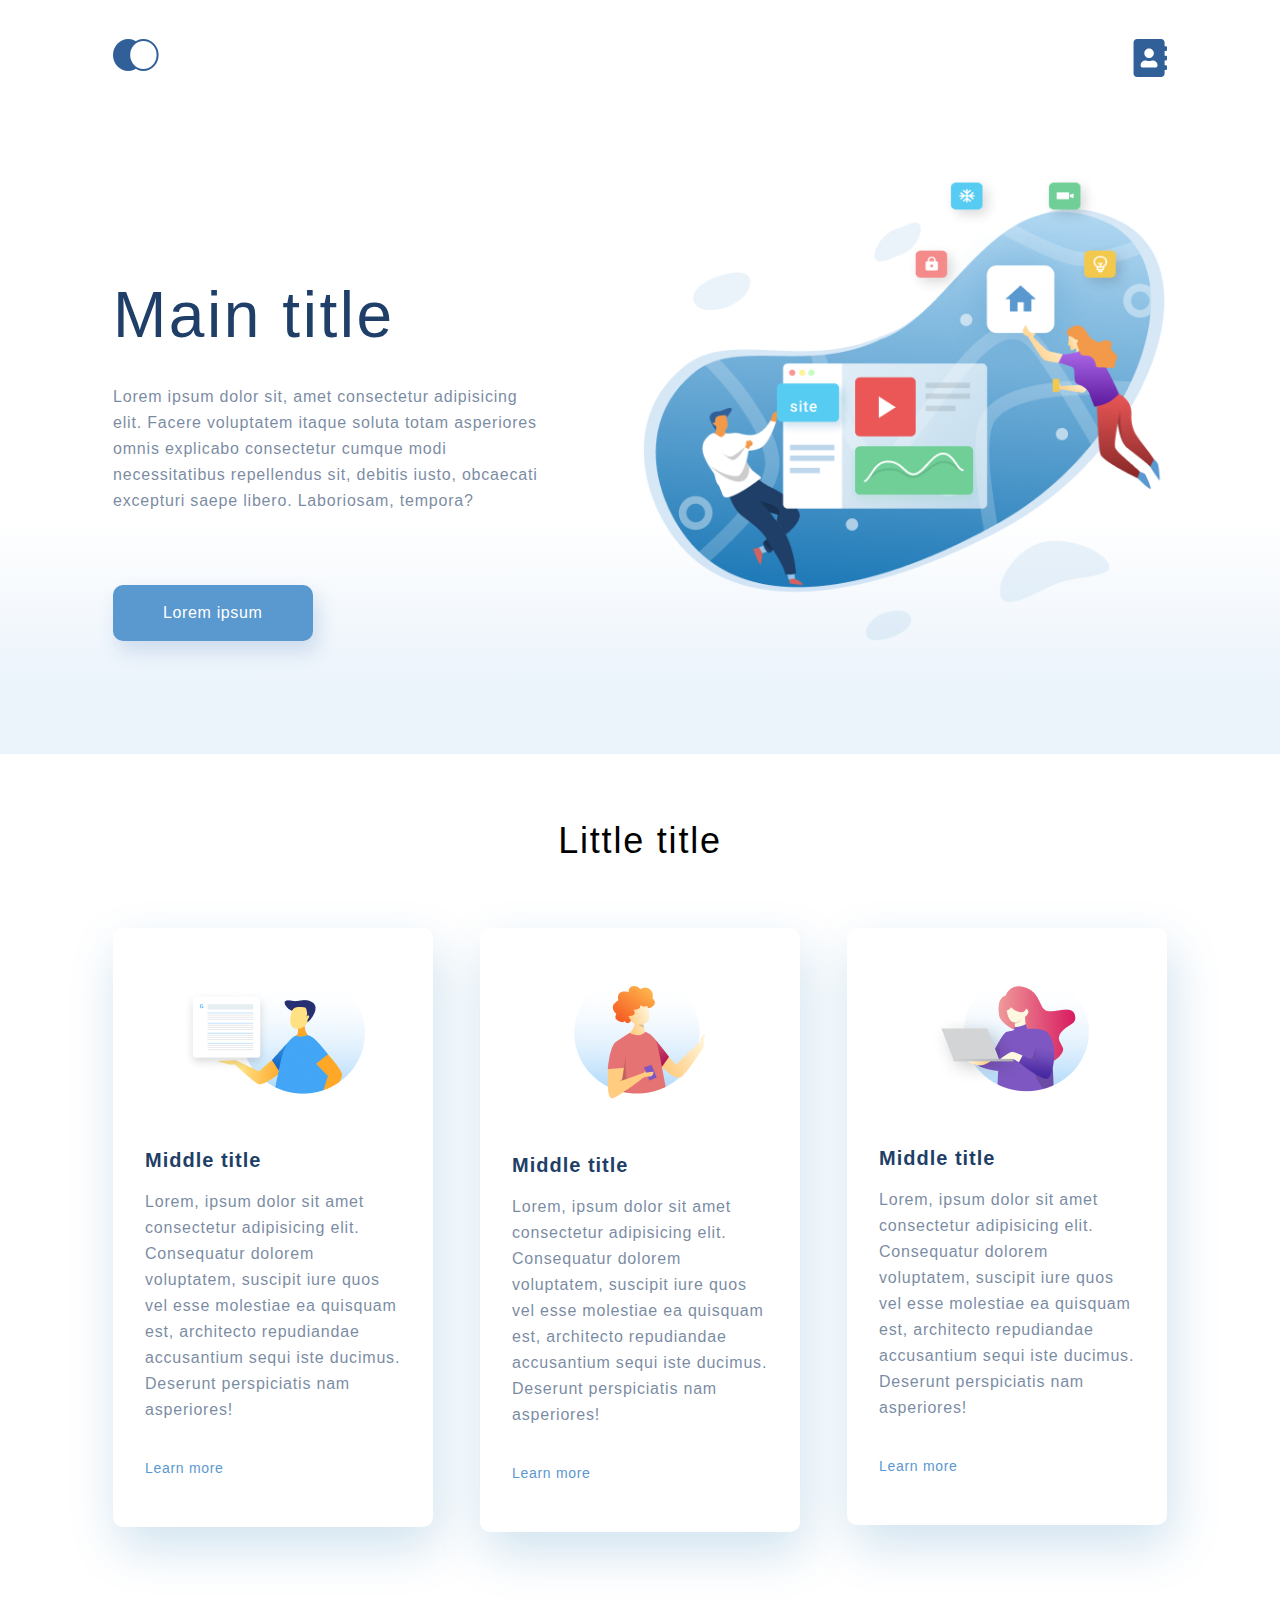
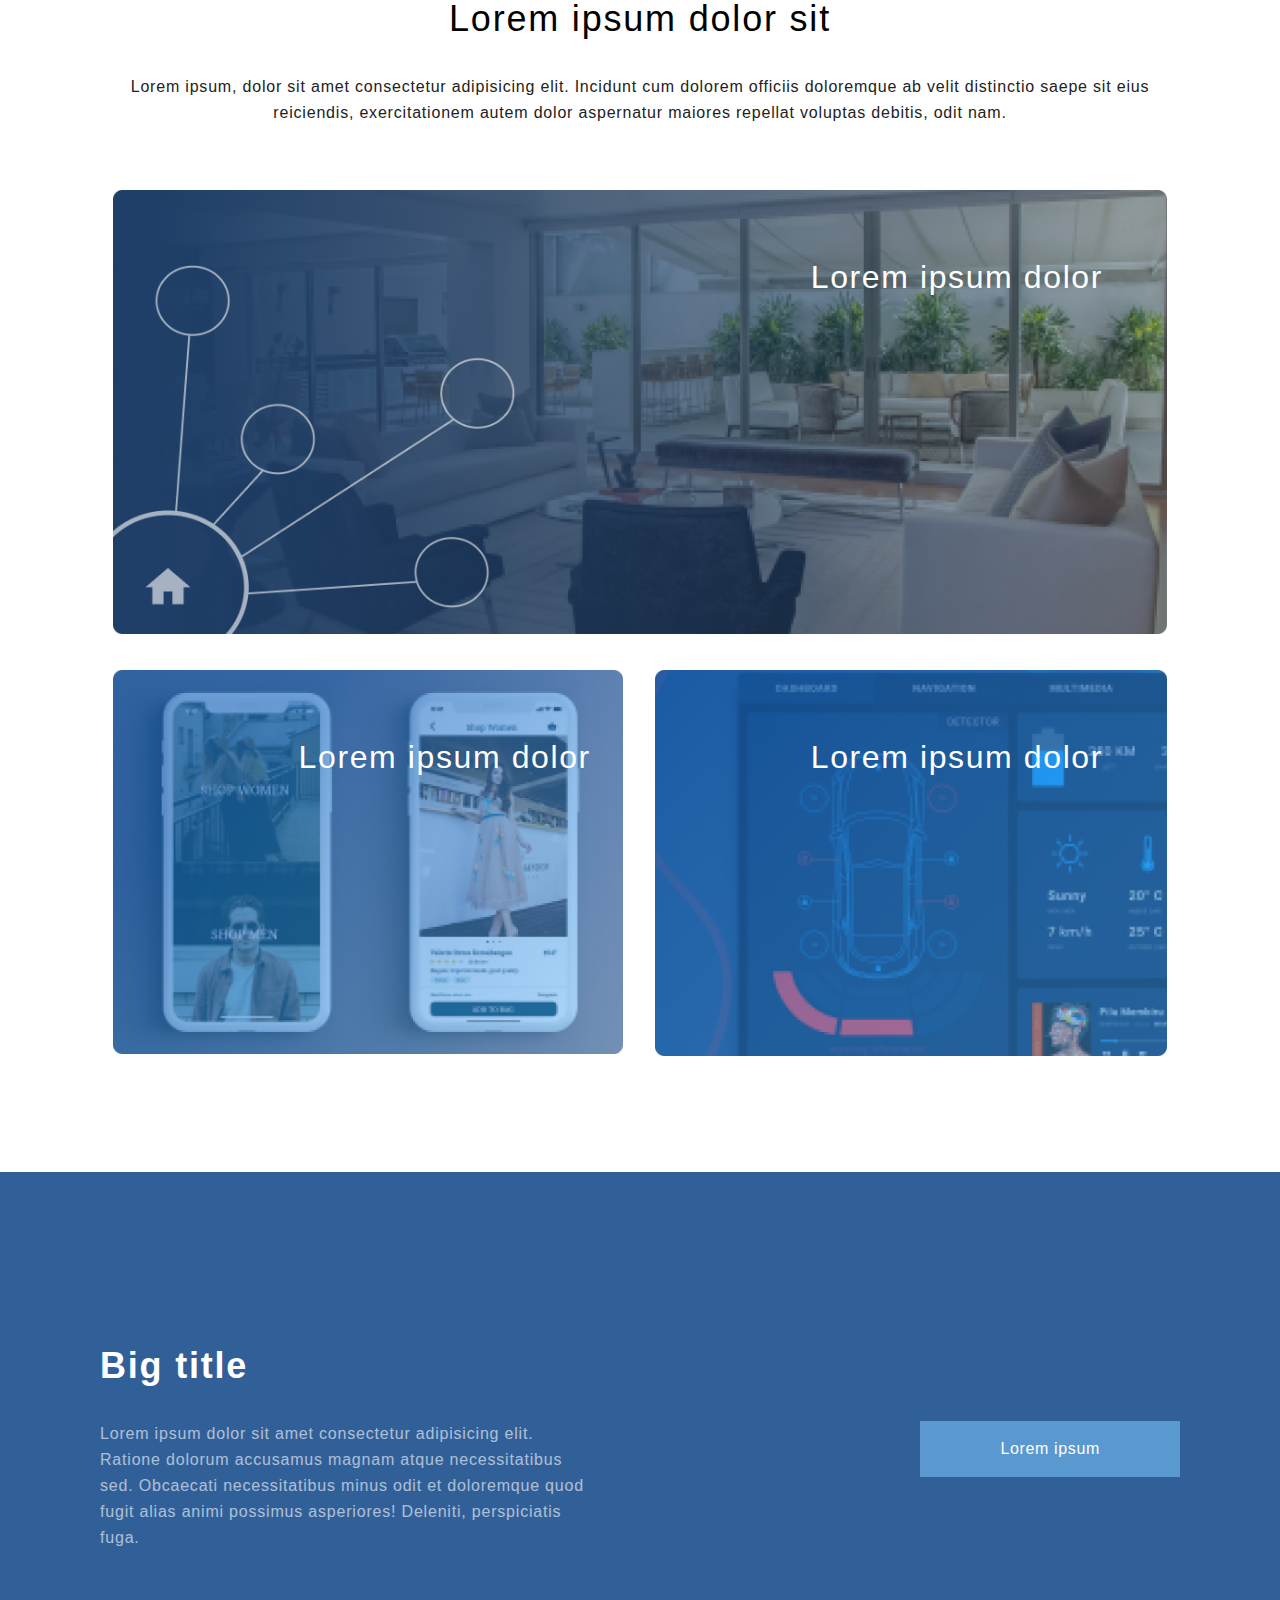
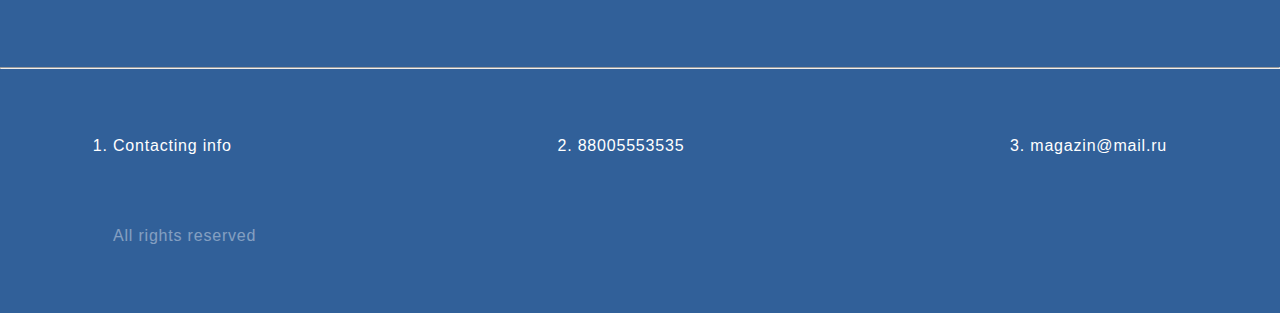
<file: index.html>
<!DOCTYPE html>
<html lang="zxx">

<head>
    <meta charset="UTF-8">
    <meta http-equiv="X-UA-Compatible" content="IE=edge">
    <meta name="viewport" content="width=device-width, initial-scale=1.0">
    <title>Главная</title>
    <link rel="stylesheet" href="style.css">
</head>

<body>
    <div class="header">
        <div class="header main_head">
            <div class="menu">
                <a href="index.html"><img src="img/Group.svg" alt="logo"></a>
                <a href="contacts.html"><img src="img/Vector.svg" alt="contacts"></a>
            </div>
            <div class="top_info">
                <h1 class="ht">Main title</h1>
                <p class=" text pt">Lorem ipsum dolor sit, amet consectetur adipisicing elit. Facere voluptatem itaque
                    soluta totam
                    asperiores
                    omnis
                    explicabo consectetur cumque modi necessitatibus repellendus sit, debitis iusto, obcaecati
                    excepturi
                    saepe
                    libero. Laboriosam, tempora?</p>
                <a href="#" class="top_button">Lorem ipsum</a>
            </div>
        </div>
    </div>
    <div class="what-we-do">
        <div class="container"></div>
        <h3 class="card_text">Little title</h3>
        <div class="inner_frame">
            <div class="card 1">
                <img class="card_img" src="img/1.png" alt="1">
                <h4 class="head_card">Middle title</h4>
                <p class="text">Lorem, ipsum dolor sit amet consectetur adipisicing elit. Consequatur dolorem
                    voluptatem,
                    suscipit
                    iure quos vel esse molestiae ea quisquam est, architecto repudiandae accusantium sequi iste
                    ducimus.
                    Deserunt perspiciatis nam asperiores!</p>
                <a class="card_link" href="#">Learn more</a>
            </div>
            <div class="card 2">
                <img class="card_img" src="img/Group_15.png" alt="2">
                <h4 class="head_card">Middle title</h4>
                <p class="text">Lorem, ipsum dolor sit amet consectetur adipisicing elit. Consequatur dolorem
                    voluptatem,
                    suscipit
                    iure quos vel esse molestiae ea quisquam est, architecto repudiandae accusantium sequi iste
                    ducimus.
                    Deserunt perspiciatis nam asperiores!</p>
                <a class="card_link" href="#">Learn more</a>
            </div>
            <div class="card 3">
                <img class="card_img" src="img/2_20.png" alt="3">
                <h4 class="head_card">Middle title</h4>
                <p class="text">Lorem, ipsum dolor sit amet consectetur adipisicing elit. Consequatur dolorem
                    voluptatem,
                    suscipit
                    iure quos vel esse molestiae ea quisquam est, architecto repudiandae accusantium sequi iste
                    ducimus.
                    Deserunt perspiciatis nam asperiores!</p>
                <a class="card_link" href="#">Learn more</a>
            </div>
        </div>
    </div>

    <div class="parag">
        <h4 class="card_text">Lorem ipsum dolor sit</h4>
        <p class="parag_text">Lorem ipsum, dolor sit amet consectetur adipisicing elit. Incidunt cum dolorem officiis
            doloremque ab velit
            distinctio saepe sit eius reiciendis, exercitationem autem dolor aspernatur maiores repellat voluptas
            debitis, odit nam.</p>
    </div>
    <div class="images">
        <div class="parent_item">
            <img class='img_item' src="img/Mask_Group.png" alt="1">
            <p class="text_item">Lorem ipsum dolor</p>
            <div class="parent_project">
                <div class="parent_item">
                    <div class="item2">
                        <img class='img_item' src="img/Mask_Group_(1).png" alt="2">
                        <p class="text_item">Lorem ipsum dolor</p>
                    </div>
                </div>
                <div class="parent_item">
                    <img class='img_item' src="img/Mask_Group_(2).png" alt="3">
                    <p class="text_item">Lorem ipsum dolor</p>
                </div>
            </div>
        </div>
    </div>
    <div class="footer">

        <div class="text_area">
            <div class="info">
                <h3 class="ht3">Big title</h3>
                <p class="pt3">Lorem ipsum dolor sit amet consectetur adipisicing elit. Ratione dolorum accusamus
                    magnam
                    atque
                    necessitatibus sed. Obcaecati necessitatibus minus odit et doloremque quod fugit alias animi
                    possimus asperiores! Deleniti, perspiciatis fuga.</p>

            </div>
            <a href="#" class="down_button">Lorem ipsum</a>
        </div>
        <hr>
        <div class="contacts">
            <ol class="ulall">
                <li class="ul_1">Contacting info</li>
                <li class="ul_2">88005553535</li>
                <li class="ul_3">magazin@mail.ru</li>
            </ol>
            <div class="rights">
                <p>All rights reserved</p>
            </div>
        </div>

    </div>


</body>

</html>
</file>
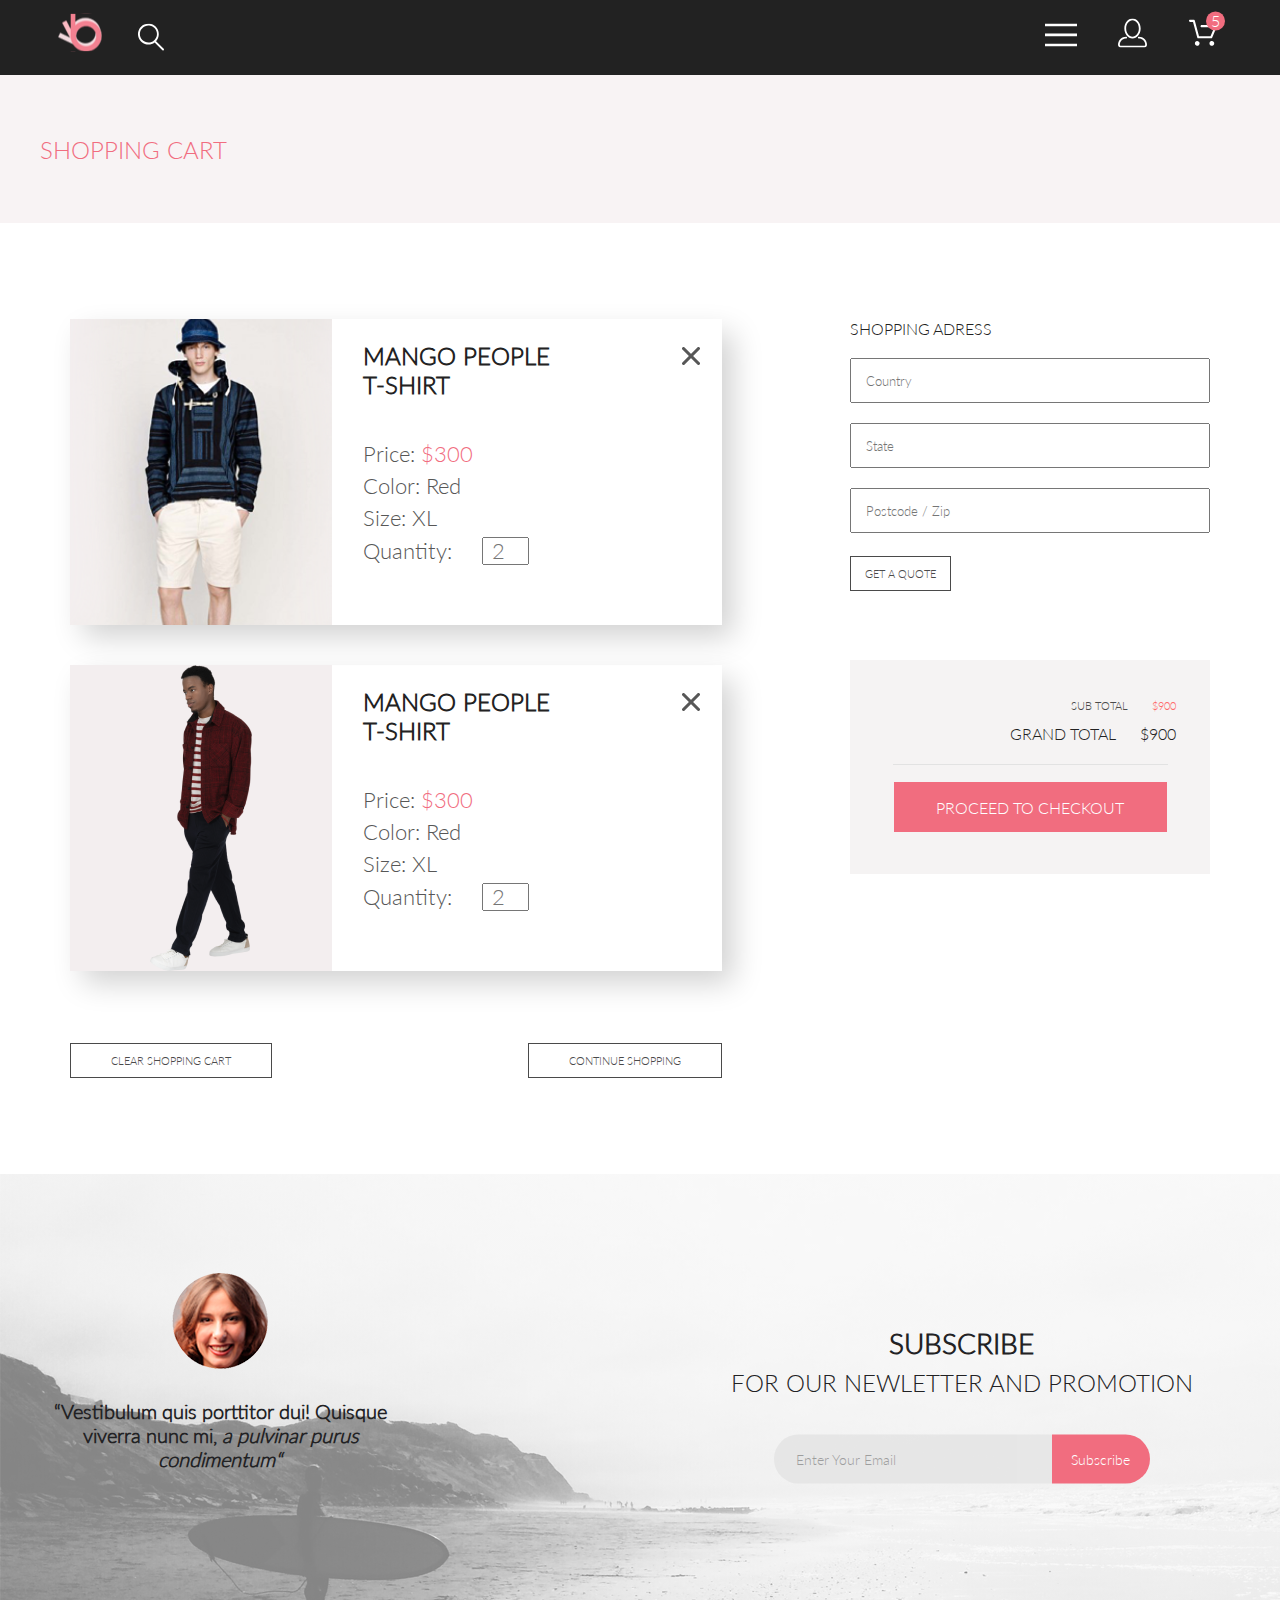
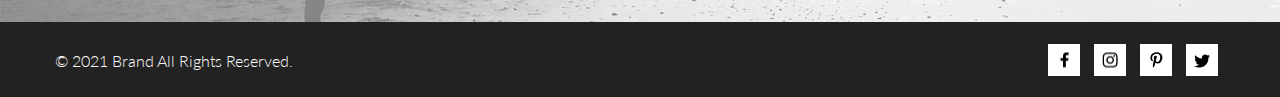
<file: cart.html>
<!DOCTYPE html>
<html lang="en">

<head>
    <meta charset="UTF-8">
    <meta http-equiv="X-UA-Compatible" content="IE=edge">
    <meta name="viewport" content="width=device-width, initial-scale=1.0">
    <title>Cart</title>
    <link rel="stylesheet" href="css/style.css">
    <link rel="stylesheet" href="css/normalize.css">
    <link rel="stylesheet" href="css/all.min.css">
</head>

<body>
    <header>

        <div class="main-menu">
            <div class="container-menu">
                <div class="main-menu-items">
                    <div class="main-menu-items-left">
                        <a class="main-menu-items-left-item logo" href="index.html">
                            <svg width="44" height="38" viewBox="0 0 44 38" fill="none"
                                xmlns="http://www.w3.org/2000/svg" xmlns:xlink="http://www.w3.org/1999/xlink">
                                <rect width="44" height="38" fill="url(#pattern0)" />
                                <defs>
                                    <pattern id="pattern0" patternContentUnits="objectBoundingBox" width="1" height="1">
                                        <use xlink:href="#image0" transform="scale(0.0227273 0.0263158)" />
                                    </pattern>
                                    <image id="image0" width="44" height="38"
                                        xlink:href="[data-uri]" />
                                </defs>
                            </svg>
                        </a>

                        <form action="#" class="main-menu-items-left-item search">
                            <label for="search" class="search-icon-form__label">
                                <svg width="27" height="28" viewBox="0 0 27 28" fill="none"
                                    xmlns="http://www.w3.org/2000/svg">
                                    <path
                                        d="M19.0596 17.6259C20.6713 15.8658 21.6282 13.6048 21.7698 11.2225C21.9113 8.84018 21.2288 6.48173 19.8369 4.54318C18.445 2.60463 16.4285 1.20404 14.126 0.576619C11.8234 -0.0508009 9.3751 0.13316 7.19217 1.09761C5.00923 2.06205 3.22463 3.74825 2.13804 5.87302C1.05145 7.9978 0.729054 10.4318 1.225 12.7661C1.72094 15.1005 3.00501 17.1932 4.86158 18.6927C6.71814 20.1922 9.03413 21.0072 11.4206 21.0009C13.673 21.004 15.8645 20.27 17.6606 18.9109L25.4086 26.7179C25.4941 26.807 25.5965 26.8781 25.7099 26.927C25.8232 26.9759 25.9452 27.0017 26.0686 27.0029C26.1923 27.0033 26.3148 26.9782 26.4283 26.9292C26.5419 26.8801 26.6441 26.8082 26.7286 26.7179C26.9025 26.537 26.9997 26.2958 26.9997 26.0449C26.9997 25.794 26.9025 25.5528 26.7286 25.3719L19.0596 17.6259ZM2.88662 10.5009C2.89946 8.81563 3.41094 7.17187 4.35659 5.77685C5.30224 4.38183 6.63972 3.29801 8.20044 2.662C9.76115 2.02599 11.4752 1.86627 13.1266 2.20298C14.7779 2.53969 16.2926 3.35775 17.4797 4.55404C18.6668 5.75033 19.4732 7.27129 19.7972 8.92519C20.1212 10.5791 19.9483 12.2919 19.3002 13.8476C18.6522 15.4034 17.5581 16.7325 16.1559 17.6674C14.7536 18.6023 13.1059 19.1011 11.4206 19.1009C9.14916 19.0901 6.97482 18.1784 5.37484 16.566C3.77486 14.9537 2.87998 12.7724 2.88662 10.5009Z" />
                                </svg>
                            </label>
                            <input class="search-icon-form__input" id="search" type="search">
                        </form>
                    </div>
                    <div class="main-menu-items-right">

                        <nav class="main-menu-items-right-item">

                            <label for="menu">
                                <span><svg width="32" height="23" viewBox="0 0 32 23" fill="none"
                                        xmlns="http://www.w3.org/2000/svg">
                                        <path d="M0 23V20.31H32V23H0ZM0 12.76V10.07H32V12.76H0ZM0 2.69V0H32V2.69H0Z" />
                                    </svg></span>
                            </label>
                            <input type="checkbox" id="menu">

                            <ul class="menu">
                                <li>
                                    <p>Menu</p>
                                </li>
                                <li><a href="#">Men</a>
                                    <ul class="menu-category">
                                        <li><a href="#">Accessories</a></li>
                                        <li><a href="#">Bags</a></li>
                                        <li><a href="#">Denim</a></li>
                                        <li><a href="#">T-Shirts</a></li>
                                    </ul>
                                </li>
                                <li><a href="#">Women</a>
                                    <ul class="menu-category">
                                        <li><a href="#">Accessories</a></li>
                                        <li><a href="#">Jackets & Coats</a></li>
                                        <li><a href="#">Polos</a></li>
                                        <li><a href="#">T-Shirts</a></li>
                                        <li><a href="#">Shirts</a></li>
                                    </ul>
                                </li>
                                <li><a href="#">Kids</a>
                                    <ul class="menu-category">
                                        <li><a href="#">Accessories</a></li>
                                        <li><a href="#">Jackets & Coats</a></li>
                                        <li><a href="#">Polos</a></li>
                                        <li><a href="#">T-Shirts</a></li>
                                        <li><a href="#">Bags</a></li>
                                    </ul>
                                </li>
                            </ul>
                        </nav>

                        <a class="main-menu-items-right-item account" href="registration..html">
                            <svg width="29" height="29" viewBox="0 0 29 29" fill="none"
                                xmlns="http://www.w3.org/2000/svg">
                                <path
                                    d="M14.5 19.937C19 19.937 22.656 15.464 22.656 9.968C22.656 4.472 19 0 14.5 0C13.3631 0.0217413 12.2463 0.303398 11.2351 0.823397C10.2239 1.34339 9.34507 2.08794 8.66602 3C7.12663 4.99573 6.30819 7.45381 6.34399 9.974C6.34399 15.465 10 19.937 14.5 19.937ZM14.5 1.813C18 1.813 20.844 5.472 20.844 9.969C20.844 14.466 17.998 18.125 14.5 18.125C11.002 18.125 8.15603 14.465 8.15503 9.969C8.15403 5.473 11 1.813 14.5 1.813ZM20.844 18.125C20.6036 18.125 20.373 18.2205 20.203 18.3905C20.033 18.5605 19.9375 18.7911 19.9375 19.0315C19.9375 19.2719 20.033 19.5025 20.203 19.6725C20.373 19.8425 20.6036 19.938 20.844 19.938C22.526 19.9399 24.1386 20.6088 25.3279 21.7982C26.5172 22.9875 27.1861 24.6 27.188 26.282C27.1875 26.5221 27.0918 26.7523 26.922 26.9221C26.7522 27.0918 26.5221 27.1875 26.282 27.188H2.71997C2.47985 27.1875 2.24975 27.0918 2.07996 26.9221C1.91016 26.7523 1.81449 26.5221 1.81396 26.282C1.81608 24.6001 2.48517 22.9877 3.67444 21.7985C4.86371 20.6092 6.47608 19.9401 8.15796 19.938C8.39824 19.938 8.62868 19.8425 8.79858 19.6726C8.96849 19.5027 9.06396 19.2723 9.06396 19.032C9.06396 18.7917 8.96849 18.5613 8.79858 18.3914C8.62868 18.2215 8.39824 18.126 8.15796 18.126C5.99541 18.1279 3.92201 18.9875 2.39258 20.5164C0.863144 22.0453 0.00264777 24.1185 0 26.281C0.000794067 27.0019 0.287502 27.693 0.797241 28.2027C1.30698 28.7125 1.99811 28.9992 2.71899 29H26.282C27.0027 28.9989 27.6936 28.7121 28.2031 28.2024C28.7126 27.6927 28.9992 27.0017 29 26.281C28.9974 24.1187 28.1372 22.0457 26.6083 20.5168C25.0793 18.9878 23.0063 18.1276 20.844 18.125Z" />
                            </svg>

                        </a>
                        <a class="main-menu-items-right-item cart" href="cart.html">
                            <svg width="29" height="29" viewBox="0 0 27 25" xmlns="http://www.w3.org/2000/svg">
                                <path
                                    d="M5.49847 22.185C5.50635 21.752 5.64091 21.3309 5.88519 20.9748C6.12947 20.6186 6.47261 20.3431 6.87158 20.1828C7.27055 20.0226 7.7076 19.9848 8.12781 20.0741C8.54802 20.1635 8.93269 20.376 9.23358 20.685C9.53447 20.994 9.73817 21.3857 9.81909 21.811C9.90002 22.2363 9.85453 22.6763 9.68842 23.0756C9.52231 23.475 9.24296 23.8161 8.88538 24.0559C8.52779 24.2957 8.10791 24.4237 7.67847 24.4237C7.38955 24.4211 7.10399 24.3611 6.83807 24.2472C6.57216 24.1333 6.3311 23.9676 6.12866 23.7597C5.92623 23.5518 5.76639 23.3057 5.65826 23.0355C5.55013 22.7653 5.49584 22.4763 5.49847 22.185ZM21.3045 24.4237C20.8711 24.4303 20.4453 24.3087 20.0797 24.074C19.7141 23.8393 19.4247 23.5017 19.2471 23.103C19.0696 22.7042 19.0117 22.2618 19.0806 21.8303C19.1496 21.3988 19.3423 20.9971 19.6351 20.6748C19.9278 20.3524 20.3077 20.1236 20.728 20.0165C21.1482 19.9095 21.5903 19.929 21.9997 20.0724C22.4091 20.2159 22.7679 20.4771 23.0317 20.8238C23.2956 21.1706 23.453 21.5877 23.4845 22.0236C23.5269 22.6155 23.3369 23.2004 22.9555 23.6523C22.7706 23.8745 22.5436 24.0574 22.2877 24.1901C22.0319 24.3227 21.7524 24.4025 21.4655 24.4247L21.3045 24.4237ZM8.59351 17.4855C8.38116 17.4851 8.17488 17.414 8.00671 17.2833C7.83855 17.1525 7.71792 16.9694 7.66351 16.7624L3.73651 2.19527H0.978516C0.719001 2.19527 0.470064 2.09128 0.28656 1.90622C0.103056 1.72116 0 1.47018 0 1.20847C0 0.946764 0.103056 0.695782 0.28656 0.510726C0.470064 0.325669 0.719001 0.22168 0.978516 0.22168H4.45752C4.66982 0.222254 4.876 0.293463 5.04413 0.424184C5.21226 0.554905 5.33295 0.737883 5.38751 0.944787L9.31451 15.5119H20.0185L23.5765 7.12665H11.7185C11.459 7.12665 11.2101 7.02266 11.0266 6.83761C10.8431 6.65255 10.74 6.40157 10.74 6.13986C10.74 5.87815 10.8431 5.62717 11.0266 5.44211C11.2101 5.25705 11.459 5.15306 11.7185 5.15306H25.0535C25.2131 5.15352 25.3701 5.19451 25.5099 5.27223C25.6497 5.34995 25.7679 5.46195 25.8535 5.59784C25.9413 5.73569 25.9945 5.89303 26.0084 6.05627C26.0224 6.21951 25.9966 6.38368 25.9335 6.53465L21.5425 16.8935C21.469 17.0684 21.3462 17.2177 21.1895 17.3229C21.0327 17.4281 20.8488 17.4846 20.6605 17.4855H8.59351Z" />
                            </svg>
                            <span class="main-menu-items-right-item-count">5</span>
                        </a>
                    </div>
                </div>
            </div>
        </div>

    </header>
    <main>
        <div class="top">
            <p class="top-text">shopping cart</p>

        </div>

        <div class="container-cart">

            <div class="cart-block">
                <div class="cart-block-card" style="margin-bottom: 40px;">
                    <button class="cross"><img src="img/mark.png" alt="cross"></button>
                    <img class="cart-block-card-img" src="img/cart-card1.png" alt="cart-card1">

                    <div class="cart-block-card-text">
                        <h3>MANGO PEOPLE <br> T-SHIRT</h3>
                        <p class="cart-block-card-text-variable price">Price: <span>$300 </span> </p>
                        <p class="cart-block-card-text-variable color">Color: <span>Red </span> </p>
                        <p class="cart-block-card-text-variable size">Size: <span>XL </span> </p>
                        <p class="cart-block-card-text-variable quantity">Quantity: <input type="number"
                                style="margin-left:24px" placeholder="2" required>
                        </p>
                    </div>
                </div>
                <div class="cart-block-card" style="margin-bottom: 40px;">
                    <button class="cross"><img src="img/mark.png" alt="cross"></button>
                    <img class="cart-block-card-img" src="img/cart-card2.png" alt="cart-card1">
                    <div class="cart-block-card-text">
                        <h3>MANGO PEOPLE <br> T-SHIRT</h3>
                        <p class="cart-block-card-text-variable price">Price: <span>$300 </span> </p>
                        <p class="cart-block-card-text-variable color">Color: <span>Red </span> </p>
                        <p class="cart-block-card-text-variable size">Size: <span>XL </span> </p>
                        <p class="cart-block-card-text-variable quantity">Quantity: <input style="margin-left:24px"
                                type="number" placeholder="2" required>
                        </p>
                    </div>
                </div>
                <div class="cart-block-card-buttons">
                    <button>Clear shopping cart</button>
                    <button>Continue shopping</button>

                </div>
            </div>
            <form class="cart-block-form">
                <p>shopping adress</p>
                <input class="cart-block-form-input country" placeholder="Country" type="text" required>
                <input class="cart-block-form-input state" placeholder="State" type="text" required>
                <input class="cart-block-form-input postcode" placeholder="Postcode / Zip" type="text" required>
                <button type="submit">Get a quote</button>
                <div class="cart-block-form-total">
                    <div class="cart-block-form-total-sub">
                        <p>sub total<span>$900</span></p>

                    </div>
                    <div class="cart-block-form-total-total">
                        <p>grand total<span>$900</span>
                        </p>

                    </div>
                    <hr class="cart-block-form-total-hr">
                    <button>PROCEED TO CHECKOUT</button>
                </div>
            </form>
        </div>

    </main>
    <footer>

        <section style="margin-top: 96px;">
            <div class="footer-main">
                <div class="container-footer-main">
                    <div class="footer-main-author">


                        <p>“Vestibulum quis porttitor dui! Quisque viverra nunc mi, <i>a pulvinar purus
                                condimentum“</i>
                        </p>


                    </div>
                    <div class="footer-main-subscribe">

                        <div class="footer-main-subscribe-text">
                            <div class="footer-main-subscribe-text-head">
                                <h3>SUBSCRIBE</h3>
                            </div>
                            <div class="footer-main-subscribe-text-text">
                                <p>FOR OUR NEWLETTER AND PROMOTION</p>
                            </div>
                        </div>
                        <div class="footer-main-subscribe-button">
                            <input class="footer-main-subscribe-button-input" name="username"
                                placeholder="Enter Your Email" type="text" required>
                            <button class="footer-main-subscribe-button-button">Subscribe</button>


                        </div>
                    </div>
                </div>
            </div>
        </section>
        <div class="footer-bottom">

            <div class="container-bottom">
                <div class="footer-bottom-left">
                    <p class="footer-bottom-left-text">© 2021 Brand All Rights Reserved.</p>
                </div>

                <ul class="footer-bottom-right">
                    <li><a href="#"><img class="socset" src="img/fb.png" alt="fb"></a>
                    </li>
                    <li><a href="#"><img class="socset" src="img/inst.png" alt="inst"></a></li>
                    <li><a href="#"><img class="socset" src="img/pint.png" alt="pint"></a></li>
                    <li><a href="#"><img class="socset" src="img/twit.png" alt="twit"></a></li>
                </ul>

            </div>

        </div>
    </footer>
</body>

</html>
</file>
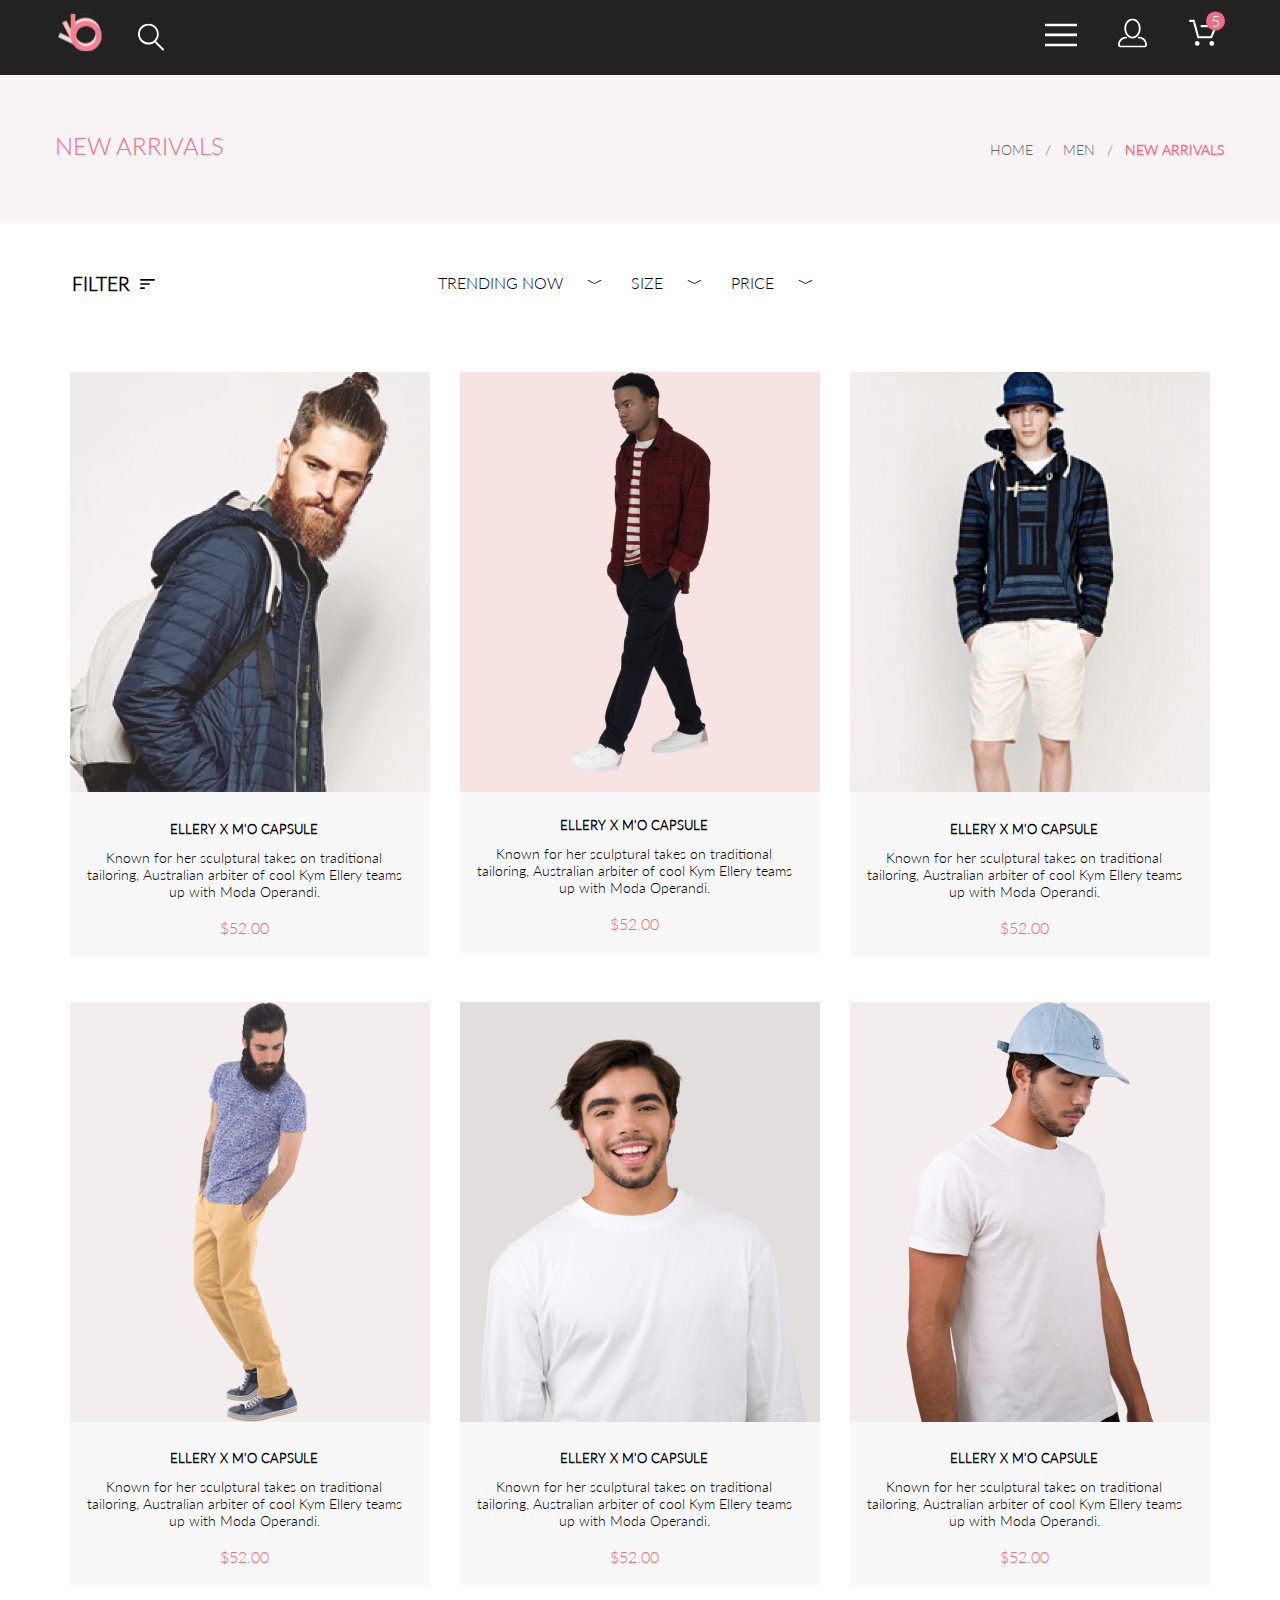
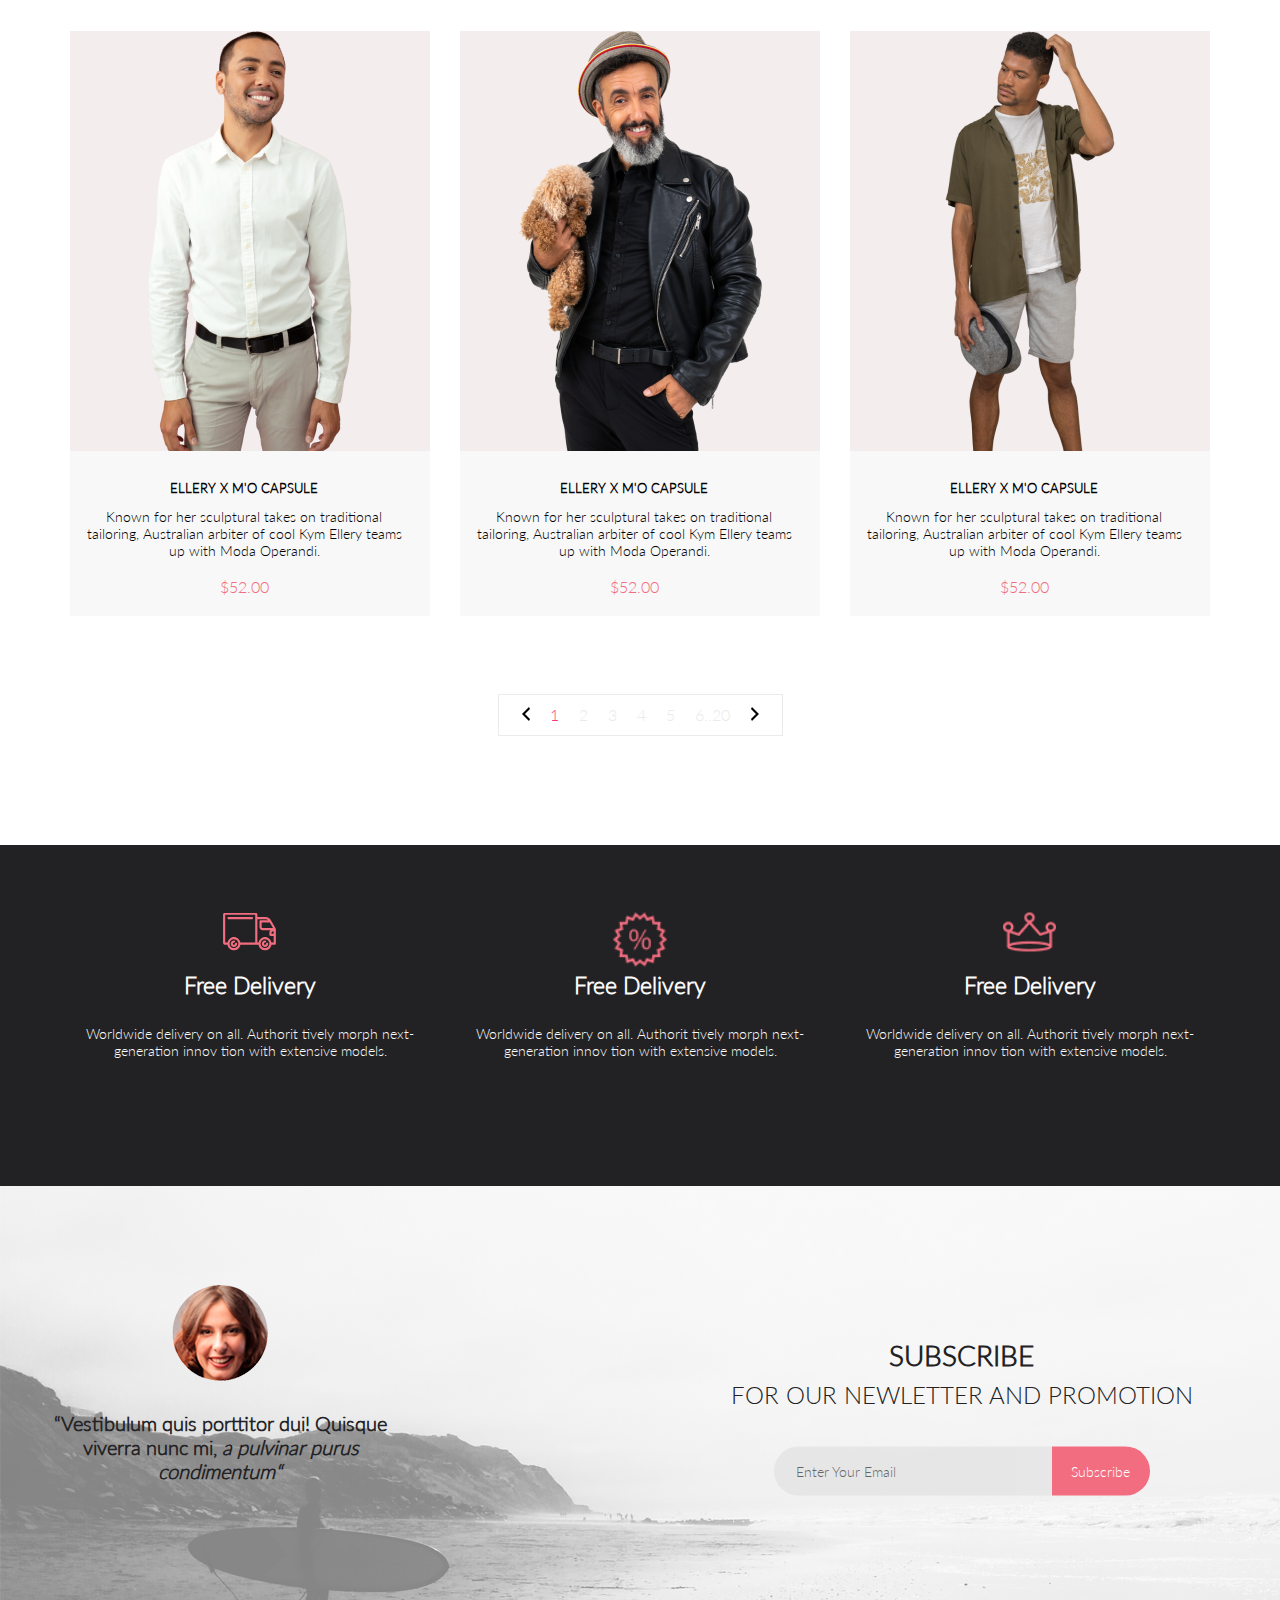
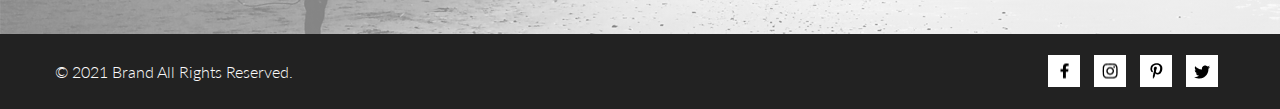
<file: catalog.html>
<!DOCTYPE html>
<html lang="en">

<head>
    <meta charset="UTF-8">
    <meta http-equiv="X-UA-Compatible" content="IE=edge">
    <meta name="viewport" content="width=device-width, initial-scale=1.0">
    <title>Catalog</title>
    <link rel="stylesheet" href="css/style.css">
    <link rel="stylesheet" href="css/normalize.css">
    <link rel="stylesheet" href="css/all.min.css">
</head>

<body>
    <header>

        <div class="main-menu">
            <div class="container-menu">
                <div class="main-menu-items">
                    <div class="main-menu-items-left">
                        <a class="main-menu-items-left-item logo" href="index.html">
                            <svg width="44" height="38" viewBox="0 0 44 38" fill="none"
                                xmlns="http://www.w3.org/2000/svg" xmlns:xlink="http://www.w3.org/1999/xlink">
                                <rect width="44" height="38" fill="url(#pattern0)" />
                                <defs>
                                    <pattern id="pattern0" patternContentUnits="objectBoundingBox" width="1" height="1">
                                        <use xlink:href="#image0" transform="scale(0.0227273 0.0263158)" />
                                    </pattern>
                                    <image id="image0" width="44" height="38"
                                        xlink:href="[data-uri]" />
                                </defs>
                            </svg>
                        </a>

                        <form action="#" class="main-menu-items-left-item search">
                            <label for="search" class="search-icon-form__label">
                                <svg width="27" height="28" viewBox="0 0 27 28" fill="none"
                                    xmlns="http://www.w3.org/2000/svg">
                                    <path
                                        d="M19.0596 17.6259C20.6713 15.8658 21.6282 13.6048 21.7698 11.2225C21.9113 8.84018 21.2288 6.48173 19.8369 4.54318C18.445 2.60463 16.4285 1.20404 14.126 0.576619C11.8234 -0.0508009 9.3751 0.13316 7.19217 1.09761C5.00923 2.06205 3.22463 3.74825 2.13804 5.87302C1.05145 7.9978 0.729054 10.4318 1.225 12.7661C1.72094 15.1005 3.00501 17.1932 4.86158 18.6927C6.71814 20.1922 9.03413 21.0072 11.4206 21.0009C13.673 21.004 15.8645 20.27 17.6606 18.9109L25.4086 26.7179C25.4941 26.807 25.5965 26.8781 25.7099 26.927C25.8232 26.9759 25.9452 27.0017 26.0686 27.0029C26.1923 27.0033 26.3148 26.9782 26.4283 26.9292C26.5419 26.8801 26.6441 26.8082 26.7286 26.7179C26.9025 26.537 26.9997 26.2958 26.9997 26.0449C26.9997 25.794 26.9025 25.5528 26.7286 25.3719L19.0596 17.6259ZM2.88662 10.5009C2.89946 8.81563 3.41094 7.17187 4.35659 5.77685C5.30224 4.38183 6.63972 3.29801 8.20044 2.662C9.76115 2.02599 11.4752 1.86627 13.1266 2.20298C14.7779 2.53969 16.2926 3.35775 17.4797 4.55404C18.6668 5.75033 19.4732 7.27129 19.7972 8.92519C20.1212 10.5791 19.9483 12.2919 19.3002 13.8476C18.6522 15.4034 17.5581 16.7325 16.1559 17.6674C14.7536 18.6023 13.1059 19.1011 11.4206 19.1009C9.14916 19.0901 6.97482 18.1784 5.37484 16.566C3.77486 14.9537 2.87998 12.7724 2.88662 10.5009Z" />
                                </svg>
                            </label>
                            <input class="search-icon-form__input" id="search" type="search">
                        </form>
                    </div>
                    <div class="main-menu-items-right">

                        <nav class="main-menu-items-right-item">

                            <label for="menu">
                                <span><svg width="32" height="23" viewBox="0 0 32 23" fill="none"
                                        xmlns="http://www.w3.org/2000/svg">
                                        <path d="M0 23V20.31H32V23H0ZM0 12.76V10.07H32V12.76H0ZM0 2.69V0H32V2.69H0Z" />
                                    </svg></span>
                            </label>
                            <input type="checkbox" id="menu">
                            <ul class="menu">
                                <li>
                                    <p>Menu</p>
                                </li>
                                <li><a href="#">Men</a>
                                    <ul class="menu-category">
                                        <li><a href="#">Accessories</a></li>
                                        <li><a href="#">Bags</a></li>
                                        <li><a href="#">Denim</a></li>
                                        <li><a href="#">T-Shirts</a></li>
                                    </ul>
                                </li>
                                <li><a href="#">Women</a>
                                    <ul class="menu-category">
                                        <li><a href="#">Accessories</a></li>
                                        <li><a href="#">Jackets & Coats</a></li>
                                        <li><a href="#">Polos</a></li>
                                        <li><a href="#">T-Shirts</a></li>
                                        <li><a href="#">Shirts</a></li>
                                    </ul>
                                </li>
                                <li><a href="#">Kids</a>
                                    <ul class="menu-category">
                                        <li><a href="#">Accessories</a></li>
                                        <li><a href="#">Jackets & Coats</a></li>
                                        <li><a href="#">Polos</a></li>
                                        <li><a href="#">T-Shirts</a></li>
                                        <li><a href="#">Bags</a></li>
                                    </ul>
                                </li>
                            </ul>
                        </nav>

                        <a class="main-menu-items-right-item account" href="registration..html">
                            <svg width="29" height="29" viewBox="0 0 29 29" fill="none"
                                xmlns="http://www.w3.org/2000/svg">
                                <path
                                    d="M14.5 19.937C19 19.937 22.656 15.464 22.656 9.968C22.656 4.472 19 0 14.5 0C13.3631 0.0217413 12.2463 0.303398 11.2351 0.823397C10.2239 1.34339 9.34507 2.08794 8.66602 3C7.12663 4.99573 6.30819 7.45381 6.34399 9.974C6.34399 15.465 10 19.937 14.5 19.937ZM14.5 1.813C18 1.813 20.844 5.472 20.844 9.969C20.844 14.466 17.998 18.125 14.5 18.125C11.002 18.125 8.15603 14.465 8.15503 9.969C8.15403 5.473 11 1.813 14.5 1.813ZM20.844 18.125C20.6036 18.125 20.373 18.2205 20.203 18.3905C20.033 18.5605 19.9375 18.7911 19.9375 19.0315C19.9375 19.2719 20.033 19.5025 20.203 19.6725C20.373 19.8425 20.6036 19.938 20.844 19.938C22.526 19.9399 24.1386 20.6088 25.3279 21.7982C26.5172 22.9875 27.1861 24.6 27.188 26.282C27.1875 26.5221 27.0918 26.7523 26.922 26.9221C26.7522 27.0918 26.5221 27.1875 26.282 27.188H2.71997C2.47985 27.1875 2.24975 27.0918 2.07996 26.9221C1.91016 26.7523 1.81449 26.5221 1.81396 26.282C1.81608 24.6001 2.48517 22.9877 3.67444 21.7985C4.86371 20.6092 6.47608 19.9401 8.15796 19.938C8.39824 19.938 8.62868 19.8425 8.79858 19.6726C8.96849 19.5027 9.06396 19.2723 9.06396 19.032C9.06396 18.7917 8.96849 18.5613 8.79858 18.3914C8.62868 18.2215 8.39824 18.126 8.15796 18.126C5.99541 18.1279 3.92201 18.9875 2.39258 20.5164C0.863144 22.0453 0.00264777 24.1185 0 26.281C0.000794067 27.0019 0.287502 27.693 0.797241 28.2027C1.30698 28.7125 1.99811 28.9992 2.71899 29H26.282C27.0027 28.9989 27.6936 28.7121 28.2031 28.2024C28.7126 27.6927 28.9992 27.0017 29 26.281C28.9974 24.1187 28.1372 22.0457 26.6083 20.5168C25.0793 18.9878 23.0063 18.1276 20.844 18.125Z" />
                            </svg>

                        </a>
                        <a class="main-menu-items-right-item cart" href="cart.html">
                            <svg width="29" height="29" viewBox="0 0 27 25" xmlns="http://www.w3.org/2000/svg">
                                <path
                                    d="M5.49847 22.185C5.50635 21.752 5.64091 21.3309 5.88519 20.9748C6.12947 20.6186 6.47261 20.3431 6.87158 20.1828C7.27055 20.0226 7.7076 19.9848 8.12781 20.0741C8.54802 20.1635 8.93269 20.376 9.23358 20.685C9.53447 20.994 9.73817 21.3857 9.81909 21.811C9.90002 22.2363 9.85453 22.6763 9.68842 23.0756C9.52231 23.475 9.24296 23.8161 8.88538 24.0559C8.52779 24.2957 8.10791 24.4237 7.67847 24.4237C7.38955 24.4211 7.10399 24.3611 6.83807 24.2472C6.57216 24.1333 6.3311 23.9676 6.12866 23.7597C5.92623 23.5518 5.76639 23.3057 5.65826 23.0355C5.55013 22.7653 5.49584 22.4763 5.49847 22.185ZM21.3045 24.4237C20.8711 24.4303 20.4453 24.3087 20.0797 24.074C19.7141 23.8393 19.4247 23.5017 19.2471 23.103C19.0696 22.7042 19.0117 22.2618 19.0806 21.8303C19.1496 21.3988 19.3423 20.9971 19.6351 20.6748C19.9278 20.3524 20.3077 20.1236 20.728 20.0165C21.1482 19.9095 21.5903 19.929 21.9997 20.0724C22.4091 20.2159 22.7679 20.4771 23.0317 20.8238C23.2956 21.1706 23.453 21.5877 23.4845 22.0236C23.5269 22.6155 23.3369 23.2004 22.9555 23.6523C22.7706 23.8745 22.5436 24.0574 22.2877 24.1901C22.0319 24.3227 21.7524 24.4025 21.4655 24.4247L21.3045 24.4237ZM8.59351 17.4855C8.38116 17.4851 8.17488 17.414 8.00671 17.2833C7.83855 17.1525 7.71792 16.9694 7.66351 16.7624L3.73651 2.19527H0.978516C0.719001 2.19527 0.470064 2.09128 0.28656 1.90622C0.103056 1.72116 0 1.47018 0 1.20847C0 0.946764 0.103056 0.695782 0.28656 0.510726C0.470064 0.325669 0.719001 0.22168 0.978516 0.22168H4.45752C4.66982 0.222254 4.876 0.293463 5.04413 0.424184C5.21226 0.554905 5.33295 0.737883 5.38751 0.944787L9.31451 15.5119H20.0185L23.5765 7.12665H11.7185C11.459 7.12665 11.2101 7.02266 11.0266 6.83761C10.8431 6.65255 10.74 6.40157 10.74 6.13986C10.74 5.87815 10.8431 5.62717 11.0266 5.44211C11.2101 5.25705 11.459 5.15306 11.7185 5.15306H25.0535C25.2131 5.15352 25.3701 5.19451 25.5099 5.27223C25.6497 5.34995 25.7679 5.46195 25.8535 5.59784C25.9413 5.73569 25.9945 5.89303 26.0084 6.05627C26.0224 6.21951 25.9966 6.38368 25.9335 6.53465L21.5425 16.8935C21.469 17.0684 21.3462 17.2177 21.1895 17.3229C21.0327 17.4281 20.8488 17.4846 20.6605 17.4855H8.59351Z" />
                            </svg>
                            <span class="main-menu-items-right-item-count">5</span>
                        </a>
                    </div>
                </div>
            </div>
        </div>

    </header>
    <main>
        <div class="top">
            <div class="container-menu">

                <div class="top-items">
                    <p class="top-left-text">new arrivals</p>
                    <ul class="top-items-breadcrumb">
                        <li><a href="#">Home</a></li>
                        <li><a href="#">Men</a></li>
                        <li><span>new arrivals</span></li>
                    </ul>
                </div>
            </div>
        </div>
        <div class="container">
            <div class="filter">
                <details class="filter-filter">

                    <summary class="filter-filter-summary">
                        <h3>filter</h3>
                    </summary>
                    <details class="filter-filter-category">
                        <summary>Category

                        </summary>

                        <ul>
                            <li><a href="">Accessories</a> </li>
                            <li><a href="">Bags</a> </li>
                            <li><a href="">Denim</a> </li>
                            <li><a href="">Hoodies & Sweatshirts</a> </li>
                            <li><a href="">Jackets & Coats</a> </li>
                            <li><a href="">Polos</a> </li>
                            <li><a href="">Shirts</a> </li>
                            <li><a href="">Shoes</a> </li>
                            <li><a href="">Sweaters & Knits</a> </li>
                            <li><a href="">T-Shirts</a> </li>
                            <li><a href="">Tanks</a> </li>
                        </ul>
                    </details>
                    <details class="filter-filter-brands">
                        <summary>Brands</summary>

                    </details>
                    <details class="filter-filter-designer">
                        <summary>Designer</summary>

                    </details>

                </details>
                <div class="filter-choice">
                    <details class="filter-choice-tranding">
                        <summary>trending now</summary>

                    </details>
                    <details class="filter-choice-size">
                        <summary>size</summary>
                        <ul>
                            <li><input type="checkbox">XS</li>
                            <li><input type="checkbox">S</li>
                            <li><input type="checkbox">M</li>
                            <li><input type="checkbox">L</li>
                        </ul>
                    </details>
                    <details class="filter-choice-price">
                        <summary>price</summary>

                    </details>
                </div>
            </div>
            <ul class="catalog-cards">

                <li>
                    <article class="card">
                        <button class="card-button">
                            <svg class="card-svg" width="27" height="25" viewBox="0 0 27 25"
                                xmlns="http://www.w3.org/2000/svg">
                                <path
                                    d="M5.49847 22.185C5.50635 21.752 5.64091 21.3309 5.88519 20.9748C6.12947 20.6186 6.47261 20.3431 6.87158 20.1828C7.27055 20.0226 7.7076 19.9848 8.12781 20.0741C8.54802 20.1635 8.93269 20.376 9.23358 20.685C9.53447 20.994 9.73817 21.3857 9.81909 21.811C9.90002 22.2363 9.85453 22.6763 9.68842 23.0756C9.52231 23.475 9.24296 23.8161 8.88538 24.0559C8.52779 24.2957 8.10791 24.4237 7.67847 24.4237C7.38955 24.4211 7.10399 24.3611 6.83807 24.2472C6.57216 24.1333 6.3311 23.9676 6.12866 23.7597C5.92623 23.5518 5.76639 23.3057 5.65826 23.0355C5.55013 22.7653 5.49584 22.4763 5.49847 22.185ZM21.3045 24.4237C20.8711 24.4303 20.4453 24.3087 20.0797 24.074C19.7141 23.8393 19.4247 23.5017 19.2471 23.103C19.0696 22.7042 19.0117 22.2618 19.0806 21.8303C19.1496 21.3988 19.3423 20.9971 19.6351 20.6748C19.9278 20.3524 20.3077 20.1236 20.728 20.0165C21.1482 19.9095 21.5903 19.929 21.9997 20.0724C22.4091 20.2159 22.7679 20.4771 23.0317 20.8238C23.2956 21.1706 23.453 21.5877 23.4845 22.0236C23.5269 22.6155 23.3369 23.2004 22.9555 23.6523C22.7706 23.8745 22.5436 24.0574 22.2877 24.1901C22.0319 24.3227 21.7524 24.4025 21.4655 24.4247L21.3045 24.4237ZM8.59351 17.4855C8.38116 17.4851 8.17488 17.414 8.00671 17.2833C7.83855 17.1525 7.71792 16.9694 7.66351 16.7624L3.73651 2.19527H0.978516C0.719001 2.19527 0.470064 2.09128 0.28656 1.90622C0.103056 1.72116 0 1.47018 0 1.20847C0 0.946764 0.103056 0.695782 0.28656 0.510726C0.470064 0.325669 0.719001 0.22168 0.978516 0.22168H4.45752C4.66982 0.222254 4.876 0.293463 5.04413 0.424184C5.21226 0.554905 5.33295 0.737883 5.38751 0.944787L9.31451 15.5119H20.0185L23.5765 7.12665H11.7185C11.459 7.12665 11.2101 7.02266 11.0266 6.83761C10.8431 6.65255 10.74 6.40157 10.74 6.13986C10.74 5.87815 10.8431 5.62717 11.0266 5.44211C11.2101 5.25705 11.459 5.15306 11.7185 5.15306H25.0535C25.2131 5.15352 25.3701 5.19451 25.5099 5.27223C25.6497 5.34995 25.7679 5.46195 25.8535 5.59784C25.9413 5.73569 25.9945 5.89303 26.0084 6.05627C26.0224 6.21951 25.9966 6.38368 25.9335 6.53465L21.5425 16.8935C21.469 17.0684 21.3462 17.2177 21.1895 17.3229C21.0327 17.4281 20.8488 17.4846 20.6605 17.4855H8.59351Z" />
                            </svg>
                            Add to Cart</button>
                        <a href="#"><img src="img/catalog-card1.png" alt="card1"></a>
                        <div class="catalog-cards-info">
                            <p class="catalog-cards-info-head">ELLERY X M'O CAPSULE</p>
                            <p class="catalog-cards-info-text">Known for her sculptural takes on traditional
                                tailoring,
                                Australian
                                arbiter of cool Kym
                                Ellery teams up with Moda Operandi.</p>
                            <p class="catalog-cards-info-price">$52.00</p>
                        </div>
                    </article>
                </li>


                <li>
                    <article class="card">
                        <button class="card-button">
                            <svg class="card-svg" width="27" height="25" viewBox="0 0 27 25"
                                xmlns="http://www.w3.org/2000/svg">
                                <path
                                    d="M5.49847 22.185C5.50635 21.752 5.64091 21.3309 5.88519 20.9748C6.12947 20.6186 6.47261 20.3431 6.87158 20.1828C7.27055 20.0226 7.7076 19.9848 8.12781 20.0741C8.54802 20.1635 8.93269 20.376 9.23358 20.685C9.53447 20.994 9.73817 21.3857 9.81909 21.811C9.90002 22.2363 9.85453 22.6763 9.68842 23.0756C9.52231 23.475 9.24296 23.8161 8.88538 24.0559C8.52779 24.2957 8.10791 24.4237 7.67847 24.4237C7.38955 24.4211 7.10399 24.3611 6.83807 24.2472C6.57216 24.1333 6.3311 23.9676 6.12866 23.7597C5.92623 23.5518 5.76639 23.3057 5.65826 23.0355C5.55013 22.7653 5.49584 22.4763 5.49847 22.185ZM21.3045 24.4237C20.8711 24.4303 20.4453 24.3087 20.0797 24.074C19.7141 23.8393 19.4247 23.5017 19.2471 23.103C19.0696 22.7042 19.0117 22.2618 19.0806 21.8303C19.1496 21.3988 19.3423 20.9971 19.6351 20.6748C19.9278 20.3524 20.3077 20.1236 20.728 20.0165C21.1482 19.9095 21.5903 19.929 21.9997 20.0724C22.4091 20.2159 22.7679 20.4771 23.0317 20.8238C23.2956 21.1706 23.453 21.5877 23.4845 22.0236C23.5269 22.6155 23.3369 23.2004 22.9555 23.6523C22.7706 23.8745 22.5436 24.0574 22.2877 24.1901C22.0319 24.3227 21.7524 24.4025 21.4655 24.4247L21.3045 24.4237ZM8.59351 17.4855C8.38116 17.4851 8.17488 17.414 8.00671 17.2833C7.83855 17.1525 7.71792 16.9694 7.66351 16.7624L3.73651 2.19527H0.978516C0.719001 2.19527 0.470064 2.09128 0.28656 1.90622C0.103056 1.72116 0 1.47018 0 1.20847C0 0.946764 0.103056 0.695782 0.28656 0.510726C0.470064 0.325669 0.719001 0.22168 0.978516 0.22168H4.45752C4.66982 0.222254 4.876 0.293463 5.04413 0.424184C5.21226 0.554905 5.33295 0.737883 5.38751 0.944787L9.31451 15.5119H20.0185L23.5765 7.12665H11.7185C11.459 7.12665 11.2101 7.02266 11.0266 6.83761C10.8431 6.65255 10.74 6.40157 10.74 6.13986C10.74 5.87815 10.8431 5.62717 11.0266 5.44211C11.2101 5.25705 11.459 5.15306 11.7185 5.15306H25.0535C25.2131 5.15352 25.3701 5.19451 25.5099 5.27223C25.6497 5.34995 25.7679 5.46195 25.8535 5.59784C25.9413 5.73569 25.9945 5.89303 26.0084 6.05627C26.0224 6.21951 25.9966 6.38368 25.9335 6.53465L21.5425 16.8935C21.469 17.0684 21.3462 17.2177 21.1895 17.3229C21.0327 17.4281 20.8488 17.4846 20.6605 17.4855H8.59351Z" />
                            </svg>
                            Add to Cart</button>
                        <div class="card-background">
                            <a href="#"><img src="img/catalog-card2.png" alt="card2"></a>
                        </div>
                        <div class="catalog-cards-info">
                            <p class="catalog-cards-info-head">ELLERY X M'O CAPSULE</p>
                            <p class="catalog-cards-info-text">Known for her sculptural takes on traditional
                                tailoring,
                                Australian
                                arbiter of cool Kym
                                Ellery teams up with Moda Operandi.</p>
                            <p class="catalog-cards-info-price">$52.00</p>
                        </div>
                    </article>
                </li>


                <li>
                    <article class="card">
                        <button class="card-button">
                            <svg class="card-svg" width="27" height="25" viewBox="0 0 27 25"
                                xmlns="http://www.w3.org/2000/svg">
                                <path
                                    d="M5.49847 22.185C5.50635 21.752 5.64091 21.3309 5.88519 20.9748C6.12947 20.6186 6.47261 20.3431 6.87158 20.1828C7.27055 20.0226 7.7076 19.9848 8.12781 20.0741C8.54802 20.1635 8.93269 20.376 9.23358 20.685C9.53447 20.994 9.73817 21.3857 9.81909 21.811C9.90002 22.2363 9.85453 22.6763 9.68842 23.0756C9.52231 23.475 9.24296 23.8161 8.88538 24.0559C8.52779 24.2957 8.10791 24.4237 7.67847 24.4237C7.38955 24.4211 7.10399 24.3611 6.83807 24.2472C6.57216 24.1333 6.3311 23.9676 6.12866 23.7597C5.92623 23.5518 5.76639 23.3057 5.65826 23.0355C5.55013 22.7653 5.49584 22.4763 5.49847 22.185ZM21.3045 24.4237C20.8711 24.4303 20.4453 24.3087 20.0797 24.074C19.7141 23.8393 19.4247 23.5017 19.2471 23.103C19.0696 22.7042 19.0117 22.2618 19.0806 21.8303C19.1496 21.3988 19.3423 20.9971 19.6351 20.6748C19.9278 20.3524 20.3077 20.1236 20.728 20.0165C21.1482 19.9095 21.5903 19.929 21.9997 20.0724C22.4091 20.2159 22.7679 20.4771 23.0317 20.8238C23.2956 21.1706 23.453 21.5877 23.4845 22.0236C23.5269 22.6155 23.3369 23.2004 22.9555 23.6523C22.7706 23.8745 22.5436 24.0574 22.2877 24.1901C22.0319 24.3227 21.7524 24.4025 21.4655 24.4247L21.3045 24.4237ZM8.59351 17.4855C8.38116 17.4851 8.17488 17.414 8.00671 17.2833C7.83855 17.1525 7.71792 16.9694 7.66351 16.7624L3.73651 2.19527H0.978516C0.719001 2.19527 0.470064 2.09128 0.28656 1.90622C0.103056 1.72116 0 1.47018 0 1.20847C0 0.946764 0.103056 0.695782 0.28656 0.510726C0.470064 0.325669 0.719001 0.22168 0.978516 0.22168H4.45752C4.66982 0.222254 4.876 0.293463 5.04413 0.424184C5.21226 0.554905 5.33295 0.737883 5.38751 0.944787L9.31451 15.5119H20.0185L23.5765 7.12665H11.7185C11.459 7.12665 11.2101 7.02266 11.0266 6.83761C10.8431 6.65255 10.74 6.40157 10.74 6.13986C10.74 5.87815 10.8431 5.62717 11.0266 5.44211C11.2101 5.25705 11.459 5.15306 11.7185 5.15306H25.0535C25.2131 5.15352 25.3701 5.19451 25.5099 5.27223C25.6497 5.34995 25.7679 5.46195 25.8535 5.59784C25.9413 5.73569 25.9945 5.89303 26.0084 6.05627C26.0224 6.21951 25.9966 6.38368 25.9335 6.53465L21.5425 16.8935C21.469 17.0684 21.3462 17.2177 21.1895 17.3229C21.0327 17.4281 20.8488 17.4846 20.6605 17.4855H8.59351Z" />
                            </svg>
                            Add to Cart</button>
                        <a href="#"><img src="img/catalog-card3.png" alt="card3"></a>
                        <div class="catalog-cards-info">
                            <p class="catalog-cards-info-head">ELLERY X M'O CAPSULE</p>
                            <p class="catalog-cards-info-text">Known for her sculptural takes on traditional
                                tailoring,
                                Australian
                                arbiter of cool Kym
                                Ellery teams up with Moda Operandi.</p>
                            <p class="catalog-cards-info-price">$52.00</p>
                        </div>
                    </article>
                </li>



                <li>
                    <article class="card">
                        <button class="card-button">
                            <svg class="card-svg" width="27" height="25" viewBox="0 0 27 25"
                                xmlns="http://www.w3.org/2000/svg">
                                <path
                                    d="M5.49847 22.185C5.50635 21.752 5.64091 21.3309 5.88519 20.9748C6.12947 20.6186 6.47261 20.3431 6.87158 20.1828C7.27055 20.0226 7.7076 19.9848 8.12781 20.0741C8.54802 20.1635 8.93269 20.376 9.23358 20.685C9.53447 20.994 9.73817 21.3857 9.81909 21.811C9.90002 22.2363 9.85453 22.6763 9.68842 23.0756C9.52231 23.475 9.24296 23.8161 8.88538 24.0559C8.52779 24.2957 8.10791 24.4237 7.67847 24.4237C7.38955 24.4211 7.10399 24.3611 6.83807 24.2472C6.57216 24.1333 6.3311 23.9676 6.12866 23.7597C5.92623 23.5518 5.76639 23.3057 5.65826 23.0355C5.55013 22.7653 5.49584 22.4763 5.49847 22.185ZM21.3045 24.4237C20.8711 24.4303 20.4453 24.3087 20.0797 24.074C19.7141 23.8393 19.4247 23.5017 19.2471 23.103C19.0696 22.7042 19.0117 22.2618 19.0806 21.8303C19.1496 21.3988 19.3423 20.9971 19.6351 20.6748C19.9278 20.3524 20.3077 20.1236 20.728 20.0165C21.1482 19.9095 21.5903 19.929 21.9997 20.0724C22.4091 20.2159 22.7679 20.4771 23.0317 20.8238C23.2956 21.1706 23.453 21.5877 23.4845 22.0236C23.5269 22.6155 23.3369 23.2004 22.9555 23.6523C22.7706 23.8745 22.5436 24.0574 22.2877 24.1901C22.0319 24.3227 21.7524 24.4025 21.4655 24.4247L21.3045 24.4237ZM8.59351 17.4855C8.38116 17.4851 8.17488 17.414 8.00671 17.2833C7.83855 17.1525 7.71792 16.9694 7.66351 16.7624L3.73651 2.19527H0.978516C0.719001 2.19527 0.470064 2.09128 0.28656 1.90622C0.103056 1.72116 0 1.47018 0 1.20847C0 0.946764 0.103056 0.695782 0.28656 0.510726C0.470064 0.325669 0.719001 0.22168 0.978516 0.22168H4.45752C4.66982 0.222254 4.876 0.293463 5.04413 0.424184C5.21226 0.554905 5.33295 0.737883 5.38751 0.944787L9.31451 15.5119H20.0185L23.5765 7.12665H11.7185C11.459 7.12665 11.2101 7.02266 11.0266 6.83761C10.8431 6.65255 10.74 6.40157 10.74 6.13986C10.74 5.87815 10.8431 5.62717 11.0266 5.44211C11.2101 5.25705 11.459 5.15306 11.7185 5.15306H25.0535C25.2131 5.15352 25.3701 5.19451 25.5099 5.27223C25.6497 5.34995 25.7679 5.46195 25.8535 5.59784C25.9413 5.73569 25.9945 5.89303 26.0084 6.05627C26.0224 6.21951 25.9966 6.38368 25.9335 6.53465L21.5425 16.8935C21.469 17.0684 21.3462 17.2177 21.1895 17.3229C21.0327 17.4281 20.8488 17.4846 20.6605 17.4855H8.59351Z" />
                            </svg>
                            Add to Cart</button>
                        <a href="#"><img src="img/catalog-card4.png" alt="card4"></a>
                        <div class="catalog-cards-info">
                            <p class="catalog-cards-info-head">ELLERY X M'O CAPSULE</p>
                            <p class="catalog-cards-info-text">Known for her sculptural takes on traditional
                                tailoring,
                                Australian
                                arbiter of cool Kym
                                Ellery teams up with Moda Operandi.</p>
                            <p class="catalog-cards-info-price">$52.00</p>
                        </div>
                    </article>
                </li>


                <li>
                    <article class="card">
                        <button class="card-button">
                            <svg class="card-svg" width="27" height="25" viewBox="0 0 27 25"
                                xmlns="http://www.w3.org/2000/svg">
                                <path
                                    d="M5.49847 22.185C5.50635 21.752 5.64091 21.3309 5.88519 20.9748C6.12947 20.6186 6.47261 20.3431 6.87158 20.1828C7.27055 20.0226 7.7076 19.9848 8.12781 20.0741C8.54802 20.1635 8.93269 20.376 9.23358 20.685C9.53447 20.994 9.73817 21.3857 9.81909 21.811C9.90002 22.2363 9.85453 22.6763 9.68842 23.0756C9.52231 23.475 9.24296 23.8161 8.88538 24.0559C8.52779 24.2957 8.10791 24.4237 7.67847 24.4237C7.38955 24.4211 7.10399 24.3611 6.83807 24.2472C6.57216 24.1333 6.3311 23.9676 6.12866 23.7597C5.92623 23.5518 5.76639 23.3057 5.65826 23.0355C5.55013 22.7653 5.49584 22.4763 5.49847 22.185ZM21.3045 24.4237C20.8711 24.4303 20.4453 24.3087 20.0797 24.074C19.7141 23.8393 19.4247 23.5017 19.2471 23.103C19.0696 22.7042 19.0117 22.2618 19.0806 21.8303C19.1496 21.3988 19.3423 20.9971 19.6351 20.6748C19.9278 20.3524 20.3077 20.1236 20.728 20.0165C21.1482 19.9095 21.5903 19.929 21.9997 20.0724C22.4091 20.2159 22.7679 20.4771 23.0317 20.8238C23.2956 21.1706 23.453 21.5877 23.4845 22.0236C23.5269 22.6155 23.3369 23.2004 22.9555 23.6523C22.7706 23.8745 22.5436 24.0574 22.2877 24.1901C22.0319 24.3227 21.7524 24.4025 21.4655 24.4247L21.3045 24.4237ZM8.59351 17.4855C8.38116 17.4851 8.17488 17.414 8.00671 17.2833C7.83855 17.1525 7.71792 16.9694 7.66351 16.7624L3.73651 2.19527H0.978516C0.719001 2.19527 0.470064 2.09128 0.28656 1.90622C0.103056 1.72116 0 1.47018 0 1.20847C0 0.946764 0.103056 0.695782 0.28656 0.510726C0.470064 0.325669 0.719001 0.22168 0.978516 0.22168H4.45752C4.66982 0.222254 4.876 0.293463 5.04413 0.424184C5.21226 0.554905 5.33295 0.737883 5.38751 0.944787L9.31451 15.5119H20.0185L23.5765 7.12665H11.7185C11.459 7.12665 11.2101 7.02266 11.0266 6.83761C10.8431 6.65255 10.74 6.40157 10.74 6.13986C10.74 5.87815 10.8431 5.62717 11.0266 5.44211C11.2101 5.25705 11.459 5.15306 11.7185 5.15306H25.0535C25.2131 5.15352 25.3701 5.19451 25.5099 5.27223C25.6497 5.34995 25.7679 5.46195 25.8535 5.59784C25.9413 5.73569 25.9945 5.89303 26.0084 6.05627C26.0224 6.21951 25.9966 6.38368 25.9335 6.53465L21.5425 16.8935C21.469 17.0684 21.3462 17.2177 21.1895 17.3229C21.0327 17.4281 20.8488 17.4846 20.6605 17.4855H8.59351Z" />
                            </svg>
                            Add to Cart</button>
                        <a href="#"><img src="img/catalog-card5.png" alt="card5"></a>
                        <div class="catalog-cards-info">
                            <p class="catalog-cards-info-head">ELLERY X M'O CAPSULE</p>
                            <p class="catalog-cards-info-text">Known for her sculptural takes on traditional
                                tailoring,
                                Australian
                                arbiter of cool Kym
                                Ellery teams up with Moda Operandi.</p>
                            <p class="catalog-cards-info-price">$52.00</p>
                        </div>
                    </article>
                </li>


                <li>
                    <article class="card">
                        <button class="card-button">
                            <svg class="card-svg" width="27" height="25" viewBox="0 0 27 25"
                                xmlns="http://www.w3.org/2000/svg">
                                <path
                                    d="M5.49847 22.185C5.50635 21.752 5.64091 21.3309 5.88519 20.9748C6.12947 20.6186 6.47261 20.3431 6.87158 20.1828C7.27055 20.0226 7.7076 19.9848 8.12781 20.0741C8.54802 20.1635 8.93269 20.376 9.23358 20.685C9.53447 20.994 9.73817 21.3857 9.81909 21.811C9.90002 22.2363 9.85453 22.6763 9.68842 23.0756C9.52231 23.475 9.24296 23.8161 8.88538 24.0559C8.52779 24.2957 8.10791 24.4237 7.67847 24.4237C7.38955 24.4211 7.10399 24.3611 6.83807 24.2472C6.57216 24.1333 6.3311 23.9676 6.12866 23.7597C5.92623 23.5518 5.76639 23.3057 5.65826 23.0355C5.55013 22.7653 5.49584 22.4763 5.49847 22.185ZM21.3045 24.4237C20.8711 24.4303 20.4453 24.3087 20.0797 24.074C19.7141 23.8393 19.4247 23.5017 19.2471 23.103C19.0696 22.7042 19.0117 22.2618 19.0806 21.8303C19.1496 21.3988 19.3423 20.9971 19.6351 20.6748C19.9278 20.3524 20.3077 20.1236 20.728 20.0165C21.1482 19.9095 21.5903 19.929 21.9997 20.0724C22.4091 20.2159 22.7679 20.4771 23.0317 20.8238C23.2956 21.1706 23.453 21.5877 23.4845 22.0236C23.5269 22.6155 23.3369 23.2004 22.9555 23.6523C22.7706 23.8745 22.5436 24.0574 22.2877 24.1901C22.0319 24.3227 21.7524 24.4025 21.4655 24.4247L21.3045 24.4237ZM8.59351 17.4855C8.38116 17.4851 8.17488 17.414 8.00671 17.2833C7.83855 17.1525 7.71792 16.9694 7.66351 16.7624L3.73651 2.19527H0.978516C0.719001 2.19527 0.470064 2.09128 0.28656 1.90622C0.103056 1.72116 0 1.47018 0 1.20847C0 0.946764 0.103056 0.695782 0.28656 0.510726C0.470064 0.325669 0.719001 0.22168 0.978516 0.22168H4.45752C4.66982 0.222254 4.876 0.293463 5.04413 0.424184C5.21226 0.554905 5.33295 0.737883 5.38751 0.944787L9.31451 15.5119H20.0185L23.5765 7.12665H11.7185C11.459 7.12665 11.2101 7.02266 11.0266 6.83761C10.8431 6.65255 10.74 6.40157 10.74 6.13986C10.74 5.87815 10.8431 5.62717 11.0266 5.44211C11.2101 5.25705 11.459 5.15306 11.7185 5.15306H25.0535C25.2131 5.15352 25.3701 5.19451 25.5099 5.27223C25.6497 5.34995 25.7679 5.46195 25.8535 5.59784C25.9413 5.73569 25.9945 5.89303 26.0084 6.05627C26.0224 6.21951 25.9966 6.38368 25.9335 6.53465L21.5425 16.8935C21.469 17.0684 21.3462 17.2177 21.1895 17.3229C21.0327 17.4281 20.8488 17.4846 20.6605 17.4855H8.59351Z" />
                            </svg>
                            Add to Cart</button>
                        <a href="#"><img src="img/catalog-card6.png" alt="card6"></a>

                        <div class="catalog-cards-info">
                            <p class="catalog-cards-info-head">ELLERY X M'O CAPSULE</p>
                            <p class="catalog-cards-info-text">Known for her sculptural takes on traditional
                                tailoring,
                                Australian
                                arbiter of cool Kym
                                Ellery teams up with Moda Operandi.</p>
                            <p class="catalog-cards-info-price">$52.00</p>

                        </div>
                    </article>
                </li>


                <li>
                    <article class="card">
                        <button class="card-button">
                            <svg class="card-svg" width="27" height="25" viewBox="0 0 27 25"
                                xmlns="http://www.w3.org/2000/svg">
                                <path
                                    d="M5.49847 22.185C5.50635 21.752 5.64091 21.3309 5.88519 20.9748C6.12947 20.6186 6.47261 20.3431 6.87158 20.1828C7.27055 20.0226 7.7076 19.9848 8.12781 20.0741C8.54802 20.1635 8.93269 20.376 9.23358 20.685C9.53447 20.994 9.73817 21.3857 9.81909 21.811C9.90002 22.2363 9.85453 22.6763 9.68842 23.0756C9.52231 23.475 9.24296 23.8161 8.88538 24.0559C8.52779 24.2957 8.10791 24.4237 7.67847 24.4237C7.38955 24.4211 7.10399 24.3611 6.83807 24.2472C6.57216 24.1333 6.3311 23.9676 6.12866 23.7597C5.92623 23.5518 5.76639 23.3057 5.65826 23.0355C5.55013 22.7653 5.49584 22.4763 5.49847 22.185ZM21.3045 24.4237C20.8711 24.4303 20.4453 24.3087 20.0797 24.074C19.7141 23.8393 19.4247 23.5017 19.2471 23.103C19.0696 22.7042 19.0117 22.2618 19.0806 21.8303C19.1496 21.3988 19.3423 20.9971 19.6351 20.6748C19.9278 20.3524 20.3077 20.1236 20.728 20.0165C21.1482 19.9095 21.5903 19.929 21.9997 20.0724C22.4091 20.2159 22.7679 20.4771 23.0317 20.8238C23.2956 21.1706 23.453 21.5877 23.4845 22.0236C23.5269 22.6155 23.3369 23.2004 22.9555 23.6523C22.7706 23.8745 22.5436 24.0574 22.2877 24.1901C22.0319 24.3227 21.7524 24.4025 21.4655 24.4247L21.3045 24.4237ZM8.59351 17.4855C8.38116 17.4851 8.17488 17.414 8.00671 17.2833C7.83855 17.1525 7.71792 16.9694 7.66351 16.7624L3.73651 2.19527H0.978516C0.719001 2.19527 0.470064 2.09128 0.28656 1.90622C0.103056 1.72116 0 1.47018 0 1.20847C0 0.946764 0.103056 0.695782 0.28656 0.510726C0.470064 0.325669 0.719001 0.22168 0.978516 0.22168H4.45752C4.66982 0.222254 4.876 0.293463 5.04413 0.424184C5.21226 0.554905 5.33295 0.737883 5.38751 0.944787L9.31451 15.5119H20.0185L23.5765 7.12665H11.7185C11.459 7.12665 11.2101 7.02266 11.0266 6.83761C10.8431 6.65255 10.74 6.40157 10.74 6.13986C10.74 5.87815 10.8431 5.62717 11.0266 5.44211C11.2101 5.25705 11.459 5.15306 11.7185 5.15306H25.0535C25.2131 5.15352 25.3701 5.19451 25.5099 5.27223C25.6497 5.34995 25.7679 5.46195 25.8535 5.59784C25.9413 5.73569 25.9945 5.89303 26.0084 6.05627C26.0224 6.21951 25.9966 6.38368 25.9335 6.53465L21.5425 16.8935C21.469 17.0684 21.3462 17.2177 21.1895 17.3229C21.0327 17.4281 20.8488 17.4846 20.6605 17.4855H8.59351Z" />
                            </svg>
                            Add to Cart</button>
                        <a href="#"><img src="img/catalog-card7.png" alt="card7"></a>
                        <div class="catalog-cards-info">
                            <p class="catalog-cards-info-head">ELLERY X M'O CAPSULE</p>
                            <p class="catalog-cards-info-text">Known for her sculptural takes on traditional
                                tailoring,
                                Australian
                                arbiter of cool Kym
                                Ellery teams up with Moda Operandi.</p>
                            <p class="catalog-cards-info-price">$52.00</p>
                        </div>
                    </article>
                </li>


                <li>
                    <article class="card">
                        <button class="card-button">
                            <svg class="card-svg" width="27" height="25" viewBox="0 0 27 25"
                                xmlns="http://www.w3.org/2000/svg">
                                <path
                                    d="M5.49847 22.185C5.50635 21.752 5.64091 21.3309 5.88519 20.9748C6.12947 20.6186 6.47261 20.3431 6.87158 20.1828C7.27055 20.0226 7.7076 19.9848 8.12781 20.0741C8.54802 20.1635 8.93269 20.376 9.23358 20.685C9.53447 20.994 9.73817 21.3857 9.81909 21.811C9.90002 22.2363 9.85453 22.6763 9.68842 23.0756C9.52231 23.475 9.24296 23.8161 8.88538 24.0559C8.52779 24.2957 8.10791 24.4237 7.67847 24.4237C7.38955 24.4211 7.10399 24.3611 6.83807 24.2472C6.57216 24.1333 6.3311 23.9676 6.12866 23.7597C5.92623 23.5518 5.76639 23.3057 5.65826 23.0355C5.55013 22.7653 5.49584 22.4763 5.49847 22.185ZM21.3045 24.4237C20.8711 24.4303 20.4453 24.3087 20.0797 24.074C19.7141 23.8393 19.4247 23.5017 19.2471 23.103C19.0696 22.7042 19.0117 22.2618 19.0806 21.8303C19.1496 21.3988 19.3423 20.9971 19.6351 20.6748C19.9278 20.3524 20.3077 20.1236 20.728 20.0165C21.1482 19.9095 21.5903 19.929 21.9997 20.0724C22.4091 20.2159 22.7679 20.4771 23.0317 20.8238C23.2956 21.1706 23.453 21.5877 23.4845 22.0236C23.5269 22.6155 23.3369 23.2004 22.9555 23.6523C22.7706 23.8745 22.5436 24.0574 22.2877 24.1901C22.0319 24.3227 21.7524 24.4025 21.4655 24.4247L21.3045 24.4237ZM8.59351 17.4855C8.38116 17.4851 8.17488 17.414 8.00671 17.2833C7.83855 17.1525 7.71792 16.9694 7.66351 16.7624L3.73651 2.19527H0.978516C0.719001 2.19527 0.470064 2.09128 0.28656 1.90622C0.103056 1.72116 0 1.47018 0 1.20847C0 0.946764 0.103056 0.695782 0.28656 0.510726C0.470064 0.325669 0.719001 0.22168 0.978516 0.22168H4.45752C4.66982 0.222254 4.876 0.293463 5.04413 0.424184C5.21226 0.554905 5.33295 0.737883 5.38751 0.944787L9.31451 15.5119H20.0185L23.5765 7.12665H11.7185C11.459 7.12665 11.2101 7.02266 11.0266 6.83761C10.8431 6.65255 10.74 6.40157 10.74 6.13986C10.74 5.87815 10.8431 5.62717 11.0266 5.44211C11.2101 5.25705 11.459 5.15306 11.7185 5.15306H25.0535C25.2131 5.15352 25.3701 5.19451 25.5099 5.27223C25.6497 5.34995 25.7679 5.46195 25.8535 5.59784C25.9413 5.73569 25.9945 5.89303 26.0084 6.05627C26.0224 6.21951 25.9966 6.38368 25.9335 6.53465L21.5425 16.8935C21.469 17.0684 21.3462 17.2177 21.1895 17.3229C21.0327 17.4281 20.8488 17.4846 20.6605 17.4855H8.59351Z" />
                            </svg>
                            Add to Cart</button>
                        <a href="#"><img src="img/catalog-card8.png" alt="card8"></a>
                        <div class="catalog-cards-info">
                            <p class="catalog-cards-info-head">ELLERY X M'O CAPSULE</p>
                            <p class="catalog-cards-info-text">Known for her sculptural takes on traditional
                                tailoring,
                                Australian
                                arbiter of cool Kym
                                Ellery teams up with Moda Operandi.</p>
                            <p class="catalog-cards-info-price">$52.00</p>
                        </div>
                    </article>
                </li>


                <li>
                    <article class="card">
                        <button class="card-button">
                            <svg class="card-svg" width="27" height="25" viewBox="0 0 27 25"
                                xmlns="http://www.w3.org/2000/svg">
                                <path
                                    d="M5.49847 22.185C5.50635 21.752 5.64091 21.3309 5.88519 20.9748C6.12947 20.6186 6.47261 20.3431 6.87158 20.1828C7.27055 20.0226 7.7076 19.9848 8.12781 20.0741C8.54802 20.1635 8.93269 20.376 9.23358 20.685C9.53447 20.994 9.73817 21.3857 9.81909 21.811C9.90002 22.2363 9.85453 22.6763 9.68842 23.0756C9.52231 23.475 9.24296 23.8161 8.88538 24.0559C8.52779 24.2957 8.10791 24.4237 7.67847 24.4237C7.38955 24.4211 7.10399 24.3611 6.83807 24.2472C6.57216 24.1333 6.3311 23.9676 6.12866 23.7597C5.92623 23.5518 5.76639 23.3057 5.65826 23.0355C5.55013 22.7653 5.49584 22.4763 5.49847 22.185ZM21.3045 24.4237C20.8711 24.4303 20.4453 24.3087 20.0797 24.074C19.7141 23.8393 19.4247 23.5017 19.2471 23.103C19.0696 22.7042 19.0117 22.2618 19.0806 21.8303C19.1496 21.3988 19.3423 20.9971 19.6351 20.6748C19.9278 20.3524 20.3077 20.1236 20.728 20.0165C21.1482 19.9095 21.5903 19.929 21.9997 20.0724C22.4091 20.2159 22.7679 20.4771 23.0317 20.8238C23.2956 21.1706 23.453 21.5877 23.4845 22.0236C23.5269 22.6155 23.3369 23.2004 22.9555 23.6523C22.7706 23.8745 22.5436 24.0574 22.2877 24.1901C22.0319 24.3227 21.7524 24.4025 21.4655 24.4247L21.3045 24.4237ZM8.59351 17.4855C8.38116 17.4851 8.17488 17.414 8.00671 17.2833C7.83855 17.1525 7.71792 16.9694 7.66351 16.7624L3.73651 2.19527H0.978516C0.719001 2.19527 0.470064 2.09128 0.28656 1.90622C0.103056 1.72116 0 1.47018 0 1.20847C0 0.946764 0.103056 0.695782 0.28656 0.510726C0.470064 0.325669 0.719001 0.22168 0.978516 0.22168H4.45752C4.66982 0.222254 4.876 0.293463 5.04413 0.424184C5.21226 0.554905 5.33295 0.737883 5.38751 0.944787L9.31451 15.5119H20.0185L23.5765 7.12665H11.7185C11.459 7.12665 11.2101 7.02266 11.0266 6.83761C10.8431 6.65255 10.74 6.40157 10.74 6.13986C10.74 5.87815 10.8431 5.62717 11.0266 5.44211C11.2101 5.25705 11.459 5.15306 11.7185 5.15306H25.0535C25.2131 5.15352 25.3701 5.19451 25.5099 5.27223C25.6497 5.34995 25.7679 5.46195 25.8535 5.59784C25.9413 5.73569 25.9945 5.89303 26.0084 6.05627C26.0224 6.21951 25.9966 6.38368 25.9335 6.53465L21.5425 16.8935C21.469 17.0684 21.3462 17.2177 21.1895 17.3229C21.0327 17.4281 20.8488 17.4846 20.6605 17.4855H8.59351Z" />
                            </svg>
                            Add to Cart</button>
                        <a href="#"><img src="img/catalog-card9.png" alt="card9"></a>
                        <div class="catalog-cards-info">
                            <p class="catalog-cards-info-head">ELLERY X M'O CAPSULE</p>
                            <p class="catalog-cards-info-text">Known for her sculptural takes on traditional
                                tailoring,
                                Australian
                                arbiter of cool Kym
                                Ellery teams up with Moda Operandi.</p>
                            <p class="catalog-cards-info-price">$52.00</p>
                        </div>
                    </article>
                </li>

            </ul>

            <ul class="pagination">
                <li> <a href="#"><img src="img/leftpeg.svg" alt="leftpage"></a></li>
                <li> <a class="active" href="#">1</a></li>
                <li><a href="#">2</a></li>
                <li> <a href="#">3</a></li>
                <li><a href="#">4</a></li>
                <li> <a href="#">5</a></li>
                <li> <a href="#">6..20</a></li>
                <li> <a href="#"><img src="img/rightpeg.svg" alt="rightpage"></a></li>
            </ul>

        </div>
        <section>
            <div class="footer-info">
                <div class="container-footer-info">
                    <div class="footer-info-point delivery">

                        <div class="footer-info-point-head">
                            <h3>Free Delivery</h3>
                        </div>
                        <div class="footer-info-point-text">
                            <p>Worldwide delivery on all. Authorit tively morph next-generation innov tion with
                                extensive
                                models.</p>
                        </div>
                    </div>
                    <div class="footer-info-point sales">

                        <div class="footer-info-point-head">
                            <h3>Free Delivery</h3>
                        </div>
                        <div class="footer-info-point-text">
                            <p>Worldwide delivery on all. Authorit tively morph next-generation innov tion with
                                extensive
                                models.</p>
                        </div>
                    </div>
                    <div class="footer-info-point crown" style="margin-right: 0px;">
                        <div class="footer-info-point-head">
                            <h3>Free Delivery</h3>
                        </div>
                        <div class="footer-info-point-text">
                            <p>Worldwide delivery on all. Authorit tively morph next-generation innov tion with
                                extensive
                                models.</p>
                        </div>
                    </div>
                </div>
            </div>
        </section>
    </main>
    <footer>

        <section>
            <div class="footer-main">
                <div class="container-footer-main">
                    <div class="footer-main-author">


                        <p>“Vestibulum quis porttitor dui! Quisque viverra nunc mi, <i>a pulvinar purus
                                condimentum“</i>
                        </p>


                    </div>
                    <div class="footer-main-subscribe">

                        <div class="footer-main-subscribe-text">
                            <div class="footer-main-subscribe-text-head">
                                <h3>SUBSCRIBE</h3>
                            </div>
                            <div class="footer-main-subscribe-text-text">
                                <p>FOR OUR NEWLETTER AND PROMOTION</p>
                            </div>
                        </div>
                        <div class="footer-main-subscribe-button">
                            <input class="footer-main-subscribe-button-input" value="Enter Your Email" type="text">
                            <button class="footer-main-subscribe-button-button">Subscribe</button>


                        </div>
                    </div>
                </div>
            </div>
        </section>
        <div class="footer-bottom">

            <div class="container-bottom">
                <div class="footer-bottom-left">
                    <p class="footer-bottom-left-text">© 2021 Brand All Rights Reserved.</p>
                </div>

                <ul class="footer-bottom-right">
                    <li><a href="#"><img class="socset" src="img/fb.png" alt="fb"></a>
                    </li>
                    <li><a href="#"><img class="socset" src="img/inst.png" alt="inst"></a></li>
                    <li><a href="#"><img class="socset" src="img/pint.png" alt="pint"></a></li>
                    <li><a href="#"><img class="socset" src="img/twit.png" alt="twit"></a></li>
                </ul>

            </div>

        </div>
    </footer>
</body>

</html>
</file>
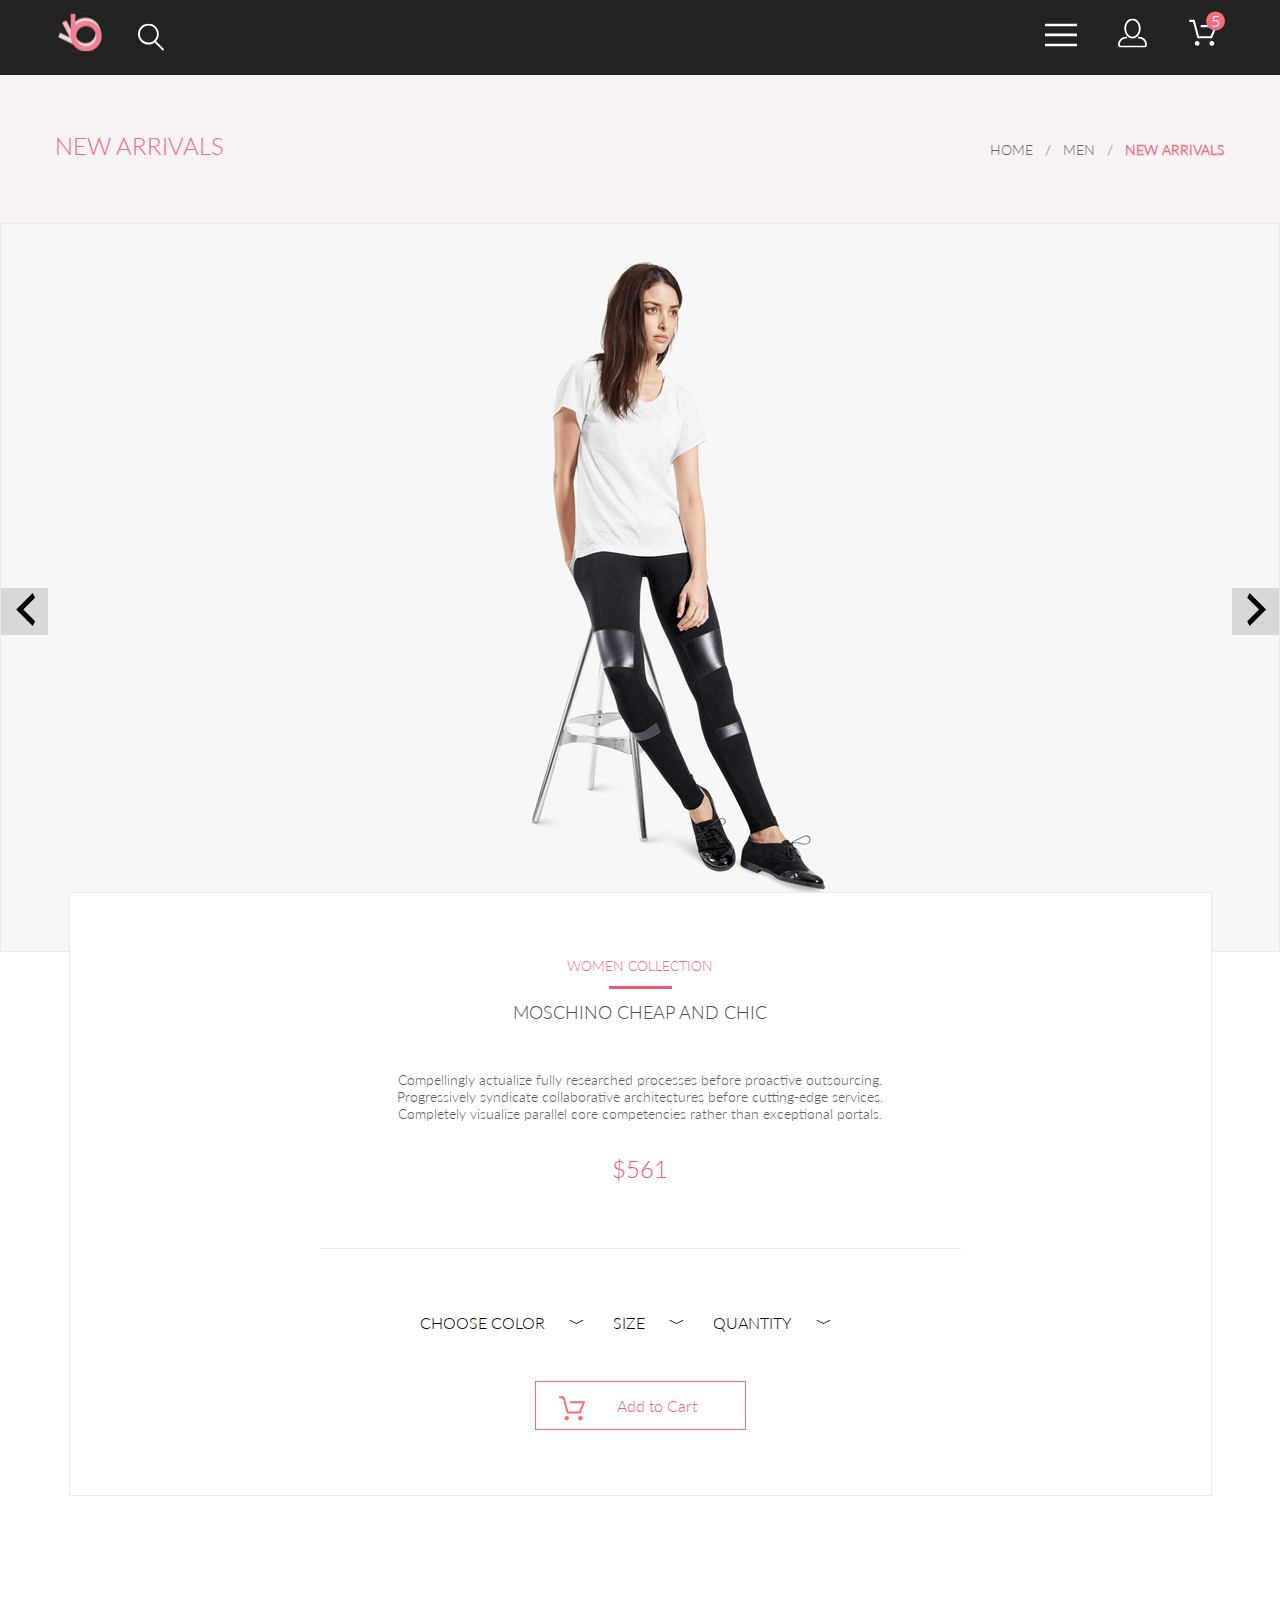
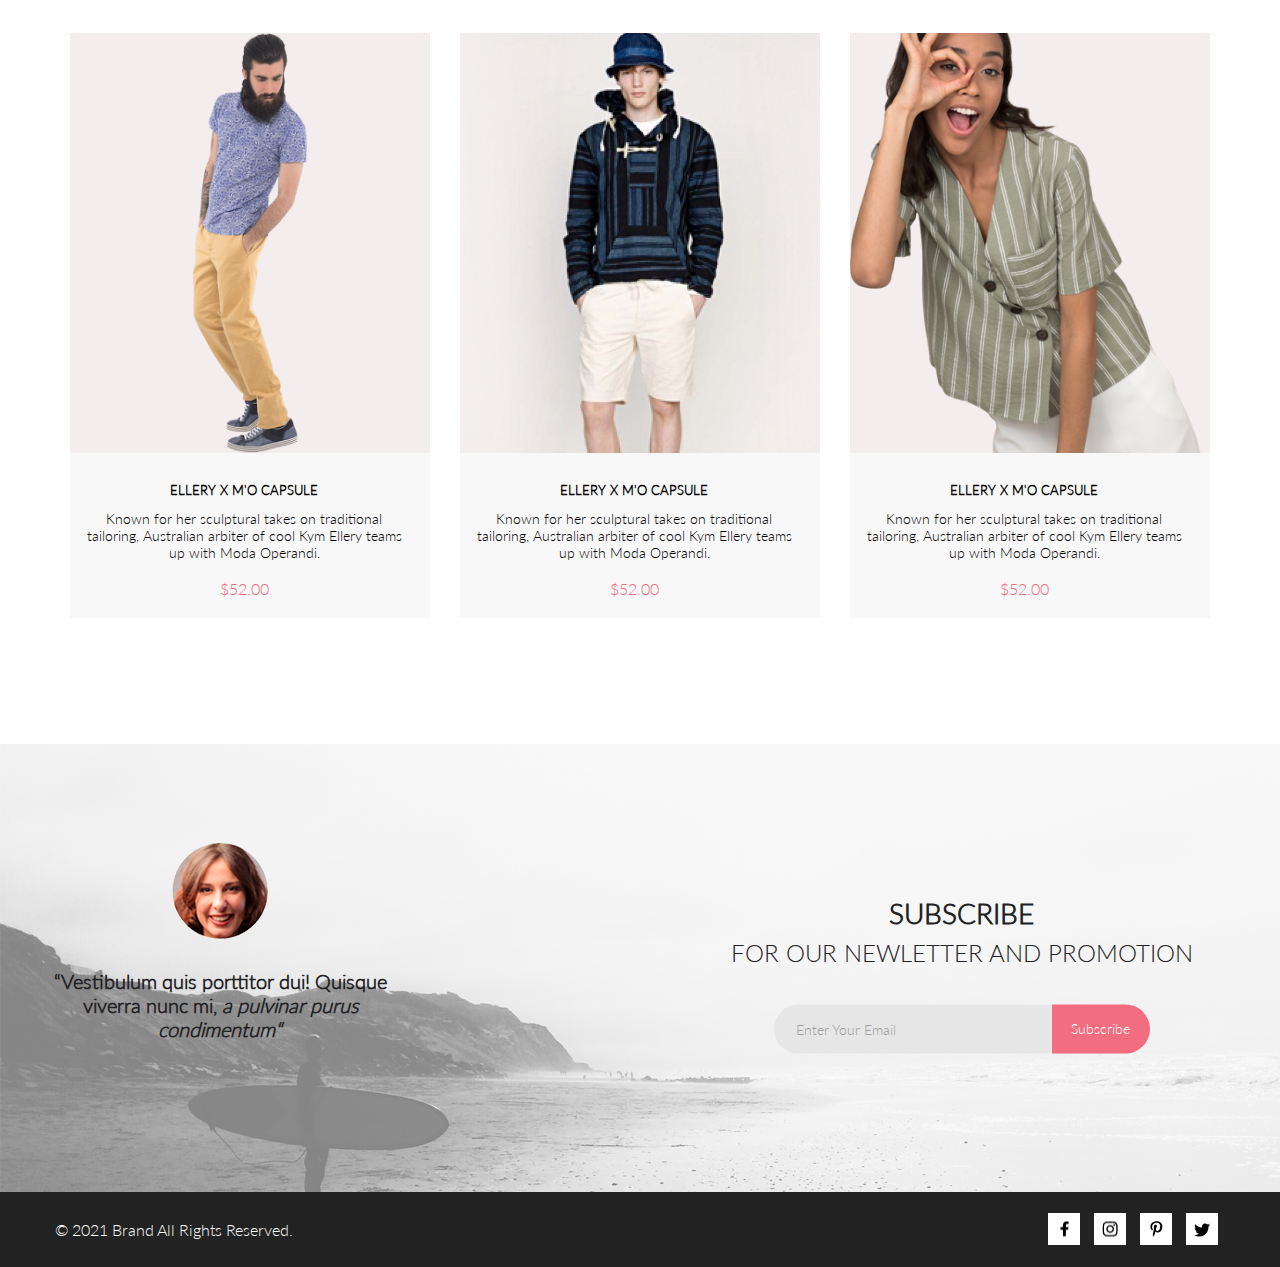
<file: product.html>
<!DOCTYPE html>
<html lang="en">

<head>
    <meta charset="UTF-8">
    <meta http-equiv="X-UA-Compatible" content="IE=edge">
    <meta name="viewport" content="width=device-width, initial-scale=1.0">
    <title>Product</title>
    <link rel="stylesheet" href="css/style.css">
    <link rel="stylesheet" href="css/normalize.css">
    <link rel="stylesheet" href="css/all.min.css">
</head>

<body>
    <header>

        <div class="main-menu">
            <div class="container-menu">
                <div class="main-menu-items">
                    <div class="main-menu-items-left">
                        <a class="main-menu-items-left-item logo" href="index.html">
                            <svg width="44" height="38" viewBox="0 0 44 38" fill="none"
                                xmlns="http://www.w3.org/2000/svg" xmlns:xlink="http://www.w3.org/1999/xlink">
                                <rect width="44" height="38" fill="url(#pattern0)" />
                                <defs>
                                    <pattern id="pattern0" patternContentUnits="objectBoundingBox" width="1" height="1">
                                        <use xlink:href="#image0" transform="scale(0.0227273 0.0263158)" />
                                    </pattern>
                                    <image id="image0" width="44" height="38"
                                        xlink:href="[data-uri]" />
                                </defs>
                            </svg>
                        </a>

                        <form action="#" class="main-menu-items-left-item search">
                            <label for="search" class="search-icon-form__label">
                                <svg width="27" height="28" viewBox="0 0 27 28" fill="none"
                                    xmlns="http://www.w3.org/2000/svg">
                                    <path
                                        d="M19.0596 17.6259C20.6713 15.8658 21.6282 13.6048 21.7698 11.2225C21.9113 8.84018 21.2288 6.48173 19.8369 4.54318C18.445 2.60463 16.4285 1.20404 14.126 0.576619C11.8234 -0.0508009 9.3751 0.13316 7.19217 1.09761C5.00923 2.06205 3.22463 3.74825 2.13804 5.87302C1.05145 7.9978 0.729054 10.4318 1.225 12.7661C1.72094 15.1005 3.00501 17.1932 4.86158 18.6927C6.71814 20.1922 9.03413 21.0072 11.4206 21.0009C13.673 21.004 15.8645 20.27 17.6606 18.9109L25.4086 26.7179C25.4941 26.807 25.5965 26.8781 25.7099 26.927C25.8232 26.9759 25.9452 27.0017 26.0686 27.0029C26.1923 27.0033 26.3148 26.9782 26.4283 26.9292C26.5419 26.8801 26.6441 26.8082 26.7286 26.7179C26.9025 26.537 26.9997 26.2958 26.9997 26.0449C26.9997 25.794 26.9025 25.5528 26.7286 25.3719L19.0596 17.6259ZM2.88662 10.5009C2.89946 8.81563 3.41094 7.17187 4.35659 5.77685C5.30224 4.38183 6.63972 3.29801 8.20044 2.662C9.76115 2.02599 11.4752 1.86627 13.1266 2.20298C14.7779 2.53969 16.2926 3.35775 17.4797 4.55404C18.6668 5.75033 19.4732 7.27129 19.7972 8.92519C20.1212 10.5791 19.9483 12.2919 19.3002 13.8476C18.6522 15.4034 17.5581 16.7325 16.1559 17.6674C14.7536 18.6023 13.1059 19.1011 11.4206 19.1009C9.14916 19.0901 6.97482 18.1784 5.37484 16.566C3.77486 14.9537 2.87998 12.7724 2.88662 10.5009Z" />
                                </svg>
                            </label>
                            <input class="search-icon-form__input" id="search" type="search">
                        </form>
                    </div>
                    <div class="main-menu-items-right">

                        <nav class="main-menu-items-right-item">

                            <label for="menu">
                                <span><svg width="32" height="23" viewBox="0 0 32 23" fill="none"
                                        xmlns="http://www.w3.org/2000/svg">
                                        <path d="M0 23V20.31H32V23H0ZM0 12.76V10.07H32V12.76H0ZM0 2.69V0H32V2.69H0Z" />
                                    </svg></span>
                            </label>
                            <input type="checkbox" id="menu">
                            <ul class="menu">
                                <li>
                                    <p>Menu</p>
                                </li>
                                <li><a href="#">Men</a>
                                    <ul class="menu-category">
                                        <li><a href="#">Accessories</a></li>
                                        <li><a href="#">Bags</a></li>
                                        <li><a href="#">Denim</a></li>
                                        <li><a href="#">T-Shirts</a></li>
                                    </ul>
                                </li>
                                <li><a href="#">Women</a>
                                    <ul class="menu-category">
                                        <li><a href="#">Accessories</a></li>
                                        <li><a href="#">Jackets & Coats</a></li>
                                        <li><a href="#">Polos</a></li>
                                        <li><a href="#">T-Shirts</a></li>
                                        <li><a href="#">Shirts</a></li>
                                    </ul>
                                </li>
                                <li><a href="#">Kids</a>
                                    <ul class="menu-category">
                                        <li><a href="#">Accessories</a></li>
                                        <li><a href="#">Jackets & Coats</a></li>
                                        <li><a href="#">Polos</a></li>
                                        <li><a href="#">T-Shirts</a></li>
                                        <li><a href="#">Bags</a></li>
                                    </ul>
                                </li>
                            </ul>
                        </nav>

                        <a class="main-menu-items-right-item account" href="registration..html">
                            <svg width="29" height="29" viewBox="0 0 29 29" fill="none"
                                xmlns="http://www.w3.org/2000/svg">
                                <path
                                    d="M14.5 19.937C19 19.937 22.656 15.464 22.656 9.968C22.656 4.472 19 0 14.5 0C13.3631 0.0217413 12.2463 0.303398 11.2351 0.823397C10.2239 1.34339 9.34507 2.08794 8.66602 3C7.12663 4.99573 6.30819 7.45381 6.34399 9.974C6.34399 15.465 10 19.937 14.5 19.937ZM14.5 1.813C18 1.813 20.844 5.472 20.844 9.969C20.844 14.466 17.998 18.125 14.5 18.125C11.002 18.125 8.15603 14.465 8.15503 9.969C8.15403 5.473 11 1.813 14.5 1.813ZM20.844 18.125C20.6036 18.125 20.373 18.2205 20.203 18.3905C20.033 18.5605 19.9375 18.7911 19.9375 19.0315C19.9375 19.2719 20.033 19.5025 20.203 19.6725C20.373 19.8425 20.6036 19.938 20.844 19.938C22.526 19.9399 24.1386 20.6088 25.3279 21.7982C26.5172 22.9875 27.1861 24.6 27.188 26.282C27.1875 26.5221 27.0918 26.7523 26.922 26.9221C26.7522 27.0918 26.5221 27.1875 26.282 27.188H2.71997C2.47985 27.1875 2.24975 27.0918 2.07996 26.9221C1.91016 26.7523 1.81449 26.5221 1.81396 26.282C1.81608 24.6001 2.48517 22.9877 3.67444 21.7985C4.86371 20.6092 6.47608 19.9401 8.15796 19.938C8.39824 19.938 8.62868 19.8425 8.79858 19.6726C8.96849 19.5027 9.06396 19.2723 9.06396 19.032C9.06396 18.7917 8.96849 18.5613 8.79858 18.3914C8.62868 18.2215 8.39824 18.126 8.15796 18.126C5.99541 18.1279 3.92201 18.9875 2.39258 20.5164C0.863144 22.0453 0.00264777 24.1185 0 26.281C0.000794067 27.0019 0.287502 27.693 0.797241 28.2027C1.30698 28.7125 1.99811 28.9992 2.71899 29H26.282C27.0027 28.9989 27.6936 28.7121 28.2031 28.2024C28.7126 27.6927 28.9992 27.0017 29 26.281C28.9974 24.1187 28.1372 22.0457 26.6083 20.5168C25.0793 18.9878 23.0063 18.1276 20.844 18.125Z" />
                            </svg>

                        </a>
                        <a class="main-menu-items-right-item cart" href="cart.html">
                            <svg width="29" height="29" viewBox="0 0 27 25" xmlns="http://www.w3.org/2000/svg">
                                <path
                                    d="M5.49847 22.185C5.50635 21.752 5.64091 21.3309 5.88519 20.9748C6.12947 20.6186 6.47261 20.3431 6.87158 20.1828C7.27055 20.0226 7.7076 19.9848 8.12781 20.0741C8.54802 20.1635 8.93269 20.376 9.23358 20.685C9.53447 20.994 9.73817 21.3857 9.81909 21.811C9.90002 22.2363 9.85453 22.6763 9.68842 23.0756C9.52231 23.475 9.24296 23.8161 8.88538 24.0559C8.52779 24.2957 8.10791 24.4237 7.67847 24.4237C7.38955 24.4211 7.10399 24.3611 6.83807 24.2472C6.57216 24.1333 6.3311 23.9676 6.12866 23.7597C5.92623 23.5518 5.76639 23.3057 5.65826 23.0355C5.55013 22.7653 5.49584 22.4763 5.49847 22.185ZM21.3045 24.4237C20.8711 24.4303 20.4453 24.3087 20.0797 24.074C19.7141 23.8393 19.4247 23.5017 19.2471 23.103C19.0696 22.7042 19.0117 22.2618 19.0806 21.8303C19.1496 21.3988 19.3423 20.9971 19.6351 20.6748C19.9278 20.3524 20.3077 20.1236 20.728 20.0165C21.1482 19.9095 21.5903 19.929 21.9997 20.0724C22.4091 20.2159 22.7679 20.4771 23.0317 20.8238C23.2956 21.1706 23.453 21.5877 23.4845 22.0236C23.5269 22.6155 23.3369 23.2004 22.9555 23.6523C22.7706 23.8745 22.5436 24.0574 22.2877 24.1901C22.0319 24.3227 21.7524 24.4025 21.4655 24.4247L21.3045 24.4237ZM8.59351 17.4855C8.38116 17.4851 8.17488 17.414 8.00671 17.2833C7.83855 17.1525 7.71792 16.9694 7.66351 16.7624L3.73651 2.19527H0.978516C0.719001 2.19527 0.470064 2.09128 0.28656 1.90622C0.103056 1.72116 0 1.47018 0 1.20847C0 0.946764 0.103056 0.695782 0.28656 0.510726C0.470064 0.325669 0.719001 0.22168 0.978516 0.22168H4.45752C4.66982 0.222254 4.876 0.293463 5.04413 0.424184C5.21226 0.554905 5.33295 0.737883 5.38751 0.944787L9.31451 15.5119H20.0185L23.5765 7.12665H11.7185C11.459 7.12665 11.2101 7.02266 11.0266 6.83761C10.8431 6.65255 10.74 6.40157 10.74 6.13986C10.74 5.87815 10.8431 5.62717 11.0266 5.44211C11.2101 5.25705 11.459 5.15306 11.7185 5.15306H25.0535C25.2131 5.15352 25.3701 5.19451 25.5099 5.27223C25.6497 5.34995 25.7679 5.46195 25.8535 5.59784C25.9413 5.73569 25.9945 5.89303 26.0084 6.05627C26.0224 6.21951 25.9966 6.38368 25.9335 6.53465L21.5425 16.8935C21.469 17.0684 21.3462 17.2177 21.1895 17.3229C21.0327 17.4281 20.8488 17.4846 20.6605 17.4855H8.59351Z" />
                            </svg>
                            <span class="main-menu-items-right-item-count">5</span>
                        </a>
                    </div>
                </div>
            </div>
        </div>

    </header>

    <main>
        <div class="top">
            <div class="container-menu">
                <div class="top-items">
                    <p class="top-left-text">new arrivals</p>
                    <ul class="top-items-breadcrumb">
                        <li><a href="#">Home</a></li>
                        <li><a href="#">Men</a></li>
                        <li><span>new arrivals</span></li>
                    </ul>
                </div>
            </div>
        </div>
        <section>

            <div class="catalog">
                <button class="catalog-arrow-left">
                    <svg width="9" height="14" viewBox="0 0 9 14" fill="none" xmlns="http://www.w3.org/2000/svg">
                        <path d="M8.995 2L3.995 7L8.995 12L7.995 14L0.994995 7L7.995 0L8.995 2Z" />
                    </svg>
                </button>
                <img class="catalog-image" src="img/catalog.png" alt="catalog-img">
                <button class="catalog-arrow-right">
                    <svg width="9" height="14" viewBox="0 0 9 14" fill="none" xmlns="http://www.w3.org/2000/svg">
                        <path d="M0.994995 12L5.995 7L0.994995 2L1.995 0L8.995 7L1.995 14L0.994995 12Z" />
                    </svg>
                </button>
            </div>

        </section>
        <section>
            <div class="product-info-container">
                <div class="product-info">
                    <div class="product-info-textblock">
                        <h3>WOMEN COLLECTION</h3>

                        <h1>MOSCHINO CHEAP AND CHIC</h1>
                        <p>Compellingly actualize fully researched processes before proactive outsourcing. Progressively
                            syndicate collaborative architectures before cutting-edge services. Completely visualize
                            parallel core competencies rather than exceptional portals. </p>
                        <h2>$561</h2>
                    </div>
                    <hr>
                    <div class="product-info-filter">
                        <div class="filter-choice">
                            <details>
                                <summary>choose color</summary>
                                choose color
                            </details>
                            <details class="filter-choice-size">
                                <summary>size</summary>
                                <ul>
                                    <li><input type="checkbox">XS</li>
                                    <li><input type="checkbox">S</li>
                                    <li><input type="checkbox">M</li>
                                    <li><input type="checkbox">L</li>
                                </ul>
                            </details>
                            <details>
                                <summary>quantity</summary>
                                quantity
                            </details>
                        </div>
                        <div class="product-info-filter-button">

                            <button class="product-info-filter-button-text">
                                <svg class="product-info-filter-button-text-svg" width="27" height="25"
                                    viewBox="0 0 27 25" xmlns="http://www.w3.org/2000/svg">
                                    <path
                                        d="M5.49847 22.185C5.50635 21.752 5.64091 21.3309 5.88519 20.9748C6.12947 20.6186 6.47261 20.3431 6.87158 20.1828C7.27055 20.0226 7.7076 19.9848 8.12781 20.0741C8.54802 20.1635 8.93269 20.376 9.23358 20.685C9.53447 20.994 9.73817 21.3857 9.81909 21.811C9.90002 22.2363 9.85453 22.6763 9.68842 23.0756C9.52231 23.475 9.24296 23.8161 8.88538 24.0559C8.52779 24.2957 8.10791 24.4237 7.67847 24.4237C7.38955 24.4211 7.10399 24.3611 6.83807 24.2472C6.57216 24.1333 6.3311 23.9676 6.12866 23.7597C5.92623 23.5518 5.76639 23.3057 5.65826 23.0355C5.55013 22.7653 5.49584 22.4763 5.49847 22.185ZM21.3045 24.4237C20.8711 24.4303 20.4453 24.3087 20.0797 24.074C19.7141 23.8393 19.4247 23.5017 19.2471 23.103C19.0696 22.7042 19.0117 22.2618 19.0806 21.8303C19.1496 21.3988 19.3423 20.9971 19.6351 20.6748C19.9278 20.3524 20.3077 20.1236 20.728 20.0165C21.1482 19.9095 21.5903 19.929 21.9997 20.0724C22.4091 20.2159 22.7679 20.4771 23.0317 20.8238C23.2956 21.1706 23.453 21.5877 23.4845 22.0236C23.5269 22.6155 23.3369 23.2004 22.9555 23.6523C22.7706 23.8745 22.5436 24.0574 22.2877 24.1901C22.0319 24.3227 21.7524 24.4025 21.4655 24.4247L21.3045 24.4237ZM8.59351 17.4855C8.38116 17.4851 8.17488 17.414 8.00671 17.2833C7.83855 17.1525 7.71792 16.9694 7.66351 16.7624L3.73651 2.19527H0.978516C0.719001 2.19527 0.470064 2.09128 0.28656 1.90622C0.103056 1.72116 0 1.47018 0 1.20847C0 0.946764 0.103056 0.695782 0.28656 0.510726C0.470064 0.325669 0.719001 0.22168 0.978516 0.22168H4.45752C4.66982 0.222254 4.876 0.293463 5.04413 0.424184C5.21226 0.554905 5.33295 0.737883 5.38751 0.944787L9.31451 15.5119H20.0185L23.5765 7.12665H11.7185C11.459 7.12665 11.2101 7.02266 11.0266 6.83761C10.8431 6.65255 10.74 6.40157 10.74 6.13986C10.74 5.87815 10.8431 5.62717 11.0266 5.44211C11.2101 5.25705 11.459 5.15306 11.7185 5.15306H25.0535C25.2131 5.15352 25.3701 5.19451 25.5099 5.27223C25.6497 5.34995 25.7679 5.46195 25.8535 5.59784C25.9413 5.73569 25.9945 5.89303 26.0084 6.05627C26.0224 6.21951 25.9966 6.38368 25.9335 6.53465L21.5425 16.8935C21.469 17.0684 21.3462 17.2177 21.1895 17.3229C21.0327 17.4281 20.8488 17.4846 20.6605 17.4855H8.59351Z" />
                                </svg>
                                Add to Cart</button>

                        </div>
                    </div>
                </div>
            </div>
        </section>
        <section>
            <ul class="catalog-cards">

                <li>
                    <article class="card">
                        <button class="card-button">
                            <svg class="card-svg" width="27" height="25" viewBox="0 0 27 25"
                                xmlns="http://www.w3.org/2000/svg">
                                <path
                                    d="M5.49847 22.185C5.50635 21.752 5.64091 21.3309 5.88519 20.9748C6.12947 20.6186 6.47261 20.3431 6.87158 20.1828C7.27055 20.0226 7.7076 19.9848 8.12781 20.0741C8.54802 20.1635 8.93269 20.376 9.23358 20.685C9.53447 20.994 9.73817 21.3857 9.81909 21.811C9.90002 22.2363 9.85453 22.6763 9.68842 23.0756C9.52231 23.475 9.24296 23.8161 8.88538 24.0559C8.52779 24.2957 8.10791 24.4237 7.67847 24.4237C7.38955 24.4211 7.10399 24.3611 6.83807 24.2472C6.57216 24.1333 6.3311 23.9676 6.12866 23.7597C5.92623 23.5518 5.76639 23.3057 5.65826 23.0355C5.55013 22.7653 5.49584 22.4763 5.49847 22.185ZM21.3045 24.4237C20.8711 24.4303 20.4453 24.3087 20.0797 24.074C19.7141 23.8393 19.4247 23.5017 19.2471 23.103C19.0696 22.7042 19.0117 22.2618 19.0806 21.8303C19.1496 21.3988 19.3423 20.9971 19.6351 20.6748C19.9278 20.3524 20.3077 20.1236 20.728 20.0165C21.1482 19.9095 21.5903 19.929 21.9997 20.0724C22.4091 20.2159 22.7679 20.4771 23.0317 20.8238C23.2956 21.1706 23.453 21.5877 23.4845 22.0236C23.5269 22.6155 23.3369 23.2004 22.9555 23.6523C22.7706 23.8745 22.5436 24.0574 22.2877 24.1901C22.0319 24.3227 21.7524 24.4025 21.4655 24.4247L21.3045 24.4237ZM8.59351 17.4855C8.38116 17.4851 8.17488 17.414 8.00671 17.2833C7.83855 17.1525 7.71792 16.9694 7.66351 16.7624L3.73651 2.19527H0.978516C0.719001 2.19527 0.470064 2.09128 0.28656 1.90622C0.103056 1.72116 0 1.47018 0 1.20847C0 0.946764 0.103056 0.695782 0.28656 0.510726C0.470064 0.325669 0.719001 0.22168 0.978516 0.22168H4.45752C4.66982 0.222254 4.876 0.293463 5.04413 0.424184C5.21226 0.554905 5.33295 0.737883 5.38751 0.944787L9.31451 15.5119H20.0185L23.5765 7.12665H11.7185C11.459 7.12665 11.2101 7.02266 11.0266 6.83761C10.8431 6.65255 10.74 6.40157 10.74 6.13986C10.74 5.87815 10.8431 5.62717 11.0266 5.44211C11.2101 5.25705 11.459 5.15306 11.7185 5.15306H25.0535C25.2131 5.15352 25.3701 5.19451 25.5099 5.27223C25.6497 5.34995 25.7679 5.46195 25.8535 5.59784C25.9413 5.73569 25.9945 5.89303 26.0084 6.05627C26.0224 6.21951 25.9966 6.38368 25.9335 6.53465L21.5425 16.8935C21.469 17.0684 21.3462 17.2177 21.1895 17.3229C21.0327 17.4281 20.8488 17.4846 20.6605 17.4855H8.59351Z" />
                            </svg>
                            Add to Cart</button>

                        <a href="#"><img src="img/product-card1.png" alt="card1"></a>
                        <div class="catalog-cards-info">
                            <p class="catalog-cards-info-head">ELLERY X M'O CAPSULE</p>
                            <p class="catalog-cards-info-text">Known for her sculptural takes on traditional
                                tailoring,
                                Australian
                                arbiter of cool Kym
                                Ellery teams up with Moda Operandi.</p>
                            <p class="catalog-cards-info-price">$52.00</p>
                        </div>
                    </article>
                </li>



                <li>
                    <article class="card">
                        <button class="card-button">
                            <svg class="card-svg" width="27" height="25" viewBox="0 0 27 25"
                                xmlns="http://www.w3.org/2000/svg">
                                <path
                                    d="M5.49847 22.185C5.50635 21.752 5.64091 21.3309 5.88519 20.9748C6.12947 20.6186 6.47261 20.3431 6.87158 20.1828C7.27055 20.0226 7.7076 19.9848 8.12781 20.0741C8.54802 20.1635 8.93269 20.376 9.23358 20.685C9.53447 20.994 9.73817 21.3857 9.81909 21.811C9.90002 22.2363 9.85453 22.6763 9.68842 23.0756C9.52231 23.475 9.24296 23.8161 8.88538 24.0559C8.52779 24.2957 8.10791 24.4237 7.67847 24.4237C7.38955 24.4211 7.10399 24.3611 6.83807 24.2472C6.57216 24.1333 6.3311 23.9676 6.12866 23.7597C5.92623 23.5518 5.76639 23.3057 5.65826 23.0355C5.55013 22.7653 5.49584 22.4763 5.49847 22.185ZM21.3045 24.4237C20.8711 24.4303 20.4453 24.3087 20.0797 24.074C19.7141 23.8393 19.4247 23.5017 19.2471 23.103C19.0696 22.7042 19.0117 22.2618 19.0806 21.8303C19.1496 21.3988 19.3423 20.9971 19.6351 20.6748C19.9278 20.3524 20.3077 20.1236 20.728 20.0165C21.1482 19.9095 21.5903 19.929 21.9997 20.0724C22.4091 20.2159 22.7679 20.4771 23.0317 20.8238C23.2956 21.1706 23.453 21.5877 23.4845 22.0236C23.5269 22.6155 23.3369 23.2004 22.9555 23.6523C22.7706 23.8745 22.5436 24.0574 22.2877 24.1901C22.0319 24.3227 21.7524 24.4025 21.4655 24.4247L21.3045 24.4237ZM8.59351 17.4855C8.38116 17.4851 8.17488 17.414 8.00671 17.2833C7.83855 17.1525 7.71792 16.9694 7.66351 16.7624L3.73651 2.19527H0.978516C0.719001 2.19527 0.470064 2.09128 0.28656 1.90622C0.103056 1.72116 0 1.47018 0 1.20847C0 0.946764 0.103056 0.695782 0.28656 0.510726C0.470064 0.325669 0.719001 0.22168 0.978516 0.22168H4.45752C4.66982 0.222254 4.876 0.293463 5.04413 0.424184C5.21226 0.554905 5.33295 0.737883 5.38751 0.944787L9.31451 15.5119H20.0185L23.5765 7.12665H11.7185C11.459 7.12665 11.2101 7.02266 11.0266 6.83761C10.8431 6.65255 10.74 6.40157 10.74 6.13986C10.74 5.87815 10.8431 5.62717 11.0266 5.44211C11.2101 5.25705 11.459 5.15306 11.7185 5.15306H25.0535C25.2131 5.15352 25.3701 5.19451 25.5099 5.27223C25.6497 5.34995 25.7679 5.46195 25.8535 5.59784C25.9413 5.73569 25.9945 5.89303 26.0084 6.05627C26.0224 6.21951 25.9966 6.38368 25.9335 6.53465L21.5425 16.8935C21.469 17.0684 21.3462 17.2177 21.1895 17.3229C21.0327 17.4281 20.8488 17.4846 20.6605 17.4855H8.59351Z" />
                            </svg>
                            Add to Cart</button>
                        <a href="#"><img src="img/product-card2.png" alt="card2"></a>

                        <div class="catalog-cards-info">
                            <p class="catalog-cards-info-head">ELLERY X M'O CAPSULE</p>
                            <p class="catalog-cards-info-text">Known for her sculptural takes on traditional
                                tailoring,
                                Australian
                                arbiter of cool Kym
                                Ellery teams up with Moda Operandi.</p>
                            <p class="catalog-cards-info-price">$52.00</p>
                        </div>
                    </article>
                </li>

                <li>
                    <article class="card">
                        <button class="card-button">
                            <svg class="card-svg" width="27" height="25" viewBox="0 0 27 25"
                                xmlns="http://www.w3.org/2000/svg">
                                <path
                                    d="M5.49847 22.185C5.50635 21.752 5.64091 21.3309 5.88519 20.9748C6.12947 20.6186 6.47261 20.3431 6.87158 20.1828C7.27055 20.0226 7.7076 19.9848 8.12781 20.0741C8.54802 20.1635 8.93269 20.376 9.23358 20.685C9.53447 20.994 9.73817 21.3857 9.81909 21.811C9.90002 22.2363 9.85453 22.6763 9.68842 23.0756C9.52231 23.475 9.24296 23.8161 8.88538 24.0559C8.52779 24.2957 8.10791 24.4237 7.67847 24.4237C7.38955 24.4211 7.10399 24.3611 6.83807 24.2472C6.57216 24.1333 6.3311 23.9676 6.12866 23.7597C5.92623 23.5518 5.76639 23.3057 5.65826 23.0355C5.55013 22.7653 5.49584 22.4763 5.49847 22.185ZM21.3045 24.4237C20.8711 24.4303 20.4453 24.3087 20.0797 24.074C19.7141 23.8393 19.4247 23.5017 19.2471 23.103C19.0696 22.7042 19.0117 22.2618 19.0806 21.8303C19.1496 21.3988 19.3423 20.9971 19.6351 20.6748C19.9278 20.3524 20.3077 20.1236 20.728 20.0165C21.1482 19.9095 21.5903 19.929 21.9997 20.0724C22.4091 20.2159 22.7679 20.4771 23.0317 20.8238C23.2956 21.1706 23.453 21.5877 23.4845 22.0236C23.5269 22.6155 23.3369 23.2004 22.9555 23.6523C22.7706 23.8745 22.5436 24.0574 22.2877 24.1901C22.0319 24.3227 21.7524 24.4025 21.4655 24.4247L21.3045 24.4237ZM8.59351 17.4855C8.38116 17.4851 8.17488 17.414 8.00671 17.2833C7.83855 17.1525 7.71792 16.9694 7.66351 16.7624L3.73651 2.19527H0.978516C0.719001 2.19527 0.470064 2.09128 0.28656 1.90622C0.103056 1.72116 0 1.47018 0 1.20847C0 0.946764 0.103056 0.695782 0.28656 0.510726C0.470064 0.325669 0.719001 0.22168 0.978516 0.22168H4.45752C4.66982 0.222254 4.876 0.293463 5.04413 0.424184C5.21226 0.554905 5.33295 0.737883 5.38751 0.944787L9.31451 15.5119H20.0185L23.5765 7.12665H11.7185C11.459 7.12665 11.2101 7.02266 11.0266 6.83761C10.8431 6.65255 10.74 6.40157 10.74 6.13986C10.74 5.87815 10.8431 5.62717 11.0266 5.44211C11.2101 5.25705 11.459 5.15306 11.7185 5.15306H25.0535C25.2131 5.15352 25.3701 5.19451 25.5099 5.27223C25.6497 5.34995 25.7679 5.46195 25.8535 5.59784C25.9413 5.73569 25.9945 5.89303 26.0084 6.05627C26.0224 6.21951 25.9966 6.38368 25.9335 6.53465L21.5425 16.8935C21.469 17.0684 21.3462 17.2177 21.1895 17.3229C21.0327 17.4281 20.8488 17.4846 20.6605 17.4855H8.59351Z" />
                            </svg>
                            Add to Cart</button>
                        <a href="#"><img src="img/product-card3.png" alt="card3"></a>
                        <div class="catalog-cards-info">
                            <p class="catalog-cards-info-head">ELLERY X M'O CAPSULE</p>
                            <p class="catalog-cards-info-text">Known for her sculptural takes on traditional
                                tailoring,
                                Australian
                                arbiter of cool Kym
                                Ellery teams up with Moda Operandi.</p>
                            <p class="catalog-cards-info-price">$52.00</p>
                        </div>
                    </article>
                </li>


            </ul>
        </section>
    </main>

    <footer>

        <section style="margin-top: 96px;">
            <div class="footer-main">
                <div class="container-footer-main">
                    <div class="footer-main-author">


                        <p>“Vestibulum quis porttitor dui! Quisque viverra nunc mi, <i>a pulvinar purus
                                condimentum“</i>
                        </p>


                    </div>
                    <div class="footer-main-subscribe">

                        <div class="footer-main-subscribe-text">
                            <div class="footer-main-subscribe-text-head">
                                <h3>SUBSCRIBE</h3>
                            </div>
                            <div class="footer-main-subscribe-text-text">
                                <p>FOR OUR NEWLETTER AND PROMOTION</p>
                            </div>
                        </div>
                        <div class="footer-main-subscribe-button">
                            <input class="footer-main-subscribe-button-input" name="username"
                                placeholder="Enter Your Email" type="text" required>
                            <button class="footer-main-subscribe-button-button">Subscribe</button>


                        </div>
                    </div>
                </div>
            </div>
        </section>
        <div class="footer-bottom">

            <div class="container-bottom">
                <div class="footer-bottom-left">
                    <p class="footer-bottom-left-text">© 2021 Brand All Rights Reserved.</p>
                </div>

                <ul class="footer-bottom-right">
                    <li><a href="#"><img class="socset" src="img/fb.png" alt="fb"></a>
                    </li>
                    <li><a href="#"><img class="socset" src="img/inst.png" alt="inst"></a></li>
                    <li><a href="#"><img class="socset" src="img/pint.png" alt="pint"></a></li>
                    <li><a href="#"><img class="socset" src="img/twit.png" alt="twit"></a></li>
                </ul>

            </div>

        </div>
    </footer>
</body>

</html>
</file>
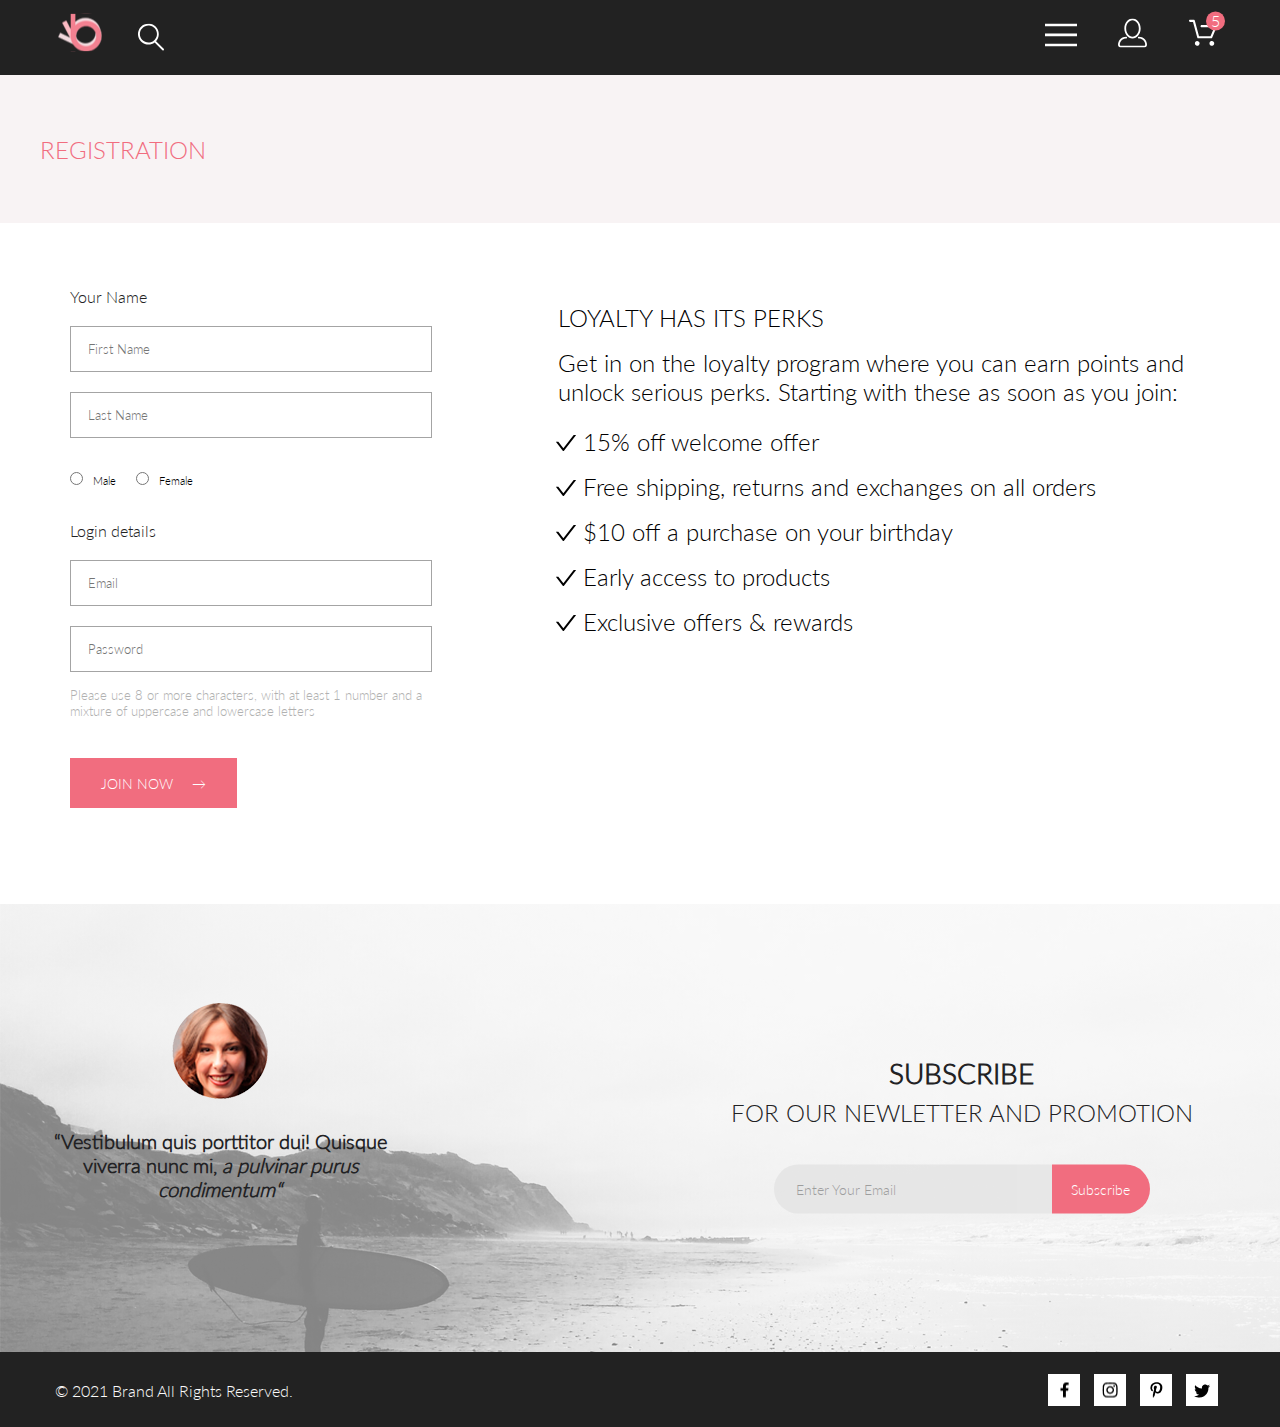
<file: registration..html>
<!DOCTYPE html>
<html lang="en">

<head>
    <meta charset="UTF-8">
    <meta http-equiv="X-UA-Compatible" content="IE=edge">
    <meta name="viewport" content="width=device-width, initial-scale=1.0">
    <title>Registration</title>
    <link rel="stylesheet" href="css/style.css">
    <link rel="stylesheet" href="css/normalize.css">
    <link rel="stylesheet" href="css/all.min.css">
</head>

<body>
    <header>

        <div class="main-menu">
            <div class="container-menu">
                <div class="main-menu-items">
                    <div class="main-menu-items-left">
                        <a class="main-menu-items-left-item logo" href="index.html">
                            <svg width="44" height="38" viewBox="0 0 44 38" fill="none"
                                xmlns="http://www.w3.org/2000/svg" xmlns:xlink="http://www.w3.org/1999/xlink">
                                <rect width="44" height="38" fill="url(#pattern0)" />
                                <defs>
                                    <pattern id="pattern0" patternContentUnits="objectBoundingBox" width="1" height="1">
                                        <use xlink:href="#image0" transform="scale(0.0227273 0.0263158)" />
                                    </pattern>
                                    <image id="image0" width="44" height="38"
                                        xlink:href="[data-uri]" />
                                </defs>
                            </svg>
                        </a>

                        <form action="#" class="main-menu-items-left-item search">
                            <label for="search" class="search-icon-form__label">
                                <svg width="27" height="28" viewBox="0 0 27 28" fill="none"
                                    xmlns="http://www.w3.org/2000/svg">
                                    <path
                                        d="M19.0596 17.6259C20.6713 15.8658 21.6282 13.6048 21.7698 11.2225C21.9113 8.84018 21.2288 6.48173 19.8369 4.54318C18.445 2.60463 16.4285 1.20404 14.126 0.576619C11.8234 -0.0508009 9.3751 0.13316 7.19217 1.09761C5.00923 2.06205 3.22463 3.74825 2.13804 5.87302C1.05145 7.9978 0.729054 10.4318 1.225 12.7661C1.72094 15.1005 3.00501 17.1932 4.86158 18.6927C6.71814 20.1922 9.03413 21.0072 11.4206 21.0009C13.673 21.004 15.8645 20.27 17.6606 18.9109L25.4086 26.7179C25.4941 26.807 25.5965 26.8781 25.7099 26.927C25.8232 26.9759 25.9452 27.0017 26.0686 27.0029C26.1923 27.0033 26.3148 26.9782 26.4283 26.9292C26.5419 26.8801 26.6441 26.8082 26.7286 26.7179C26.9025 26.537 26.9997 26.2958 26.9997 26.0449C26.9997 25.794 26.9025 25.5528 26.7286 25.3719L19.0596 17.6259ZM2.88662 10.5009C2.89946 8.81563 3.41094 7.17187 4.35659 5.77685C5.30224 4.38183 6.63972 3.29801 8.20044 2.662C9.76115 2.02599 11.4752 1.86627 13.1266 2.20298C14.7779 2.53969 16.2926 3.35775 17.4797 4.55404C18.6668 5.75033 19.4732 7.27129 19.7972 8.92519C20.1212 10.5791 19.9483 12.2919 19.3002 13.8476C18.6522 15.4034 17.5581 16.7325 16.1559 17.6674C14.7536 18.6023 13.1059 19.1011 11.4206 19.1009C9.14916 19.0901 6.97482 18.1784 5.37484 16.566C3.77486 14.9537 2.87998 12.7724 2.88662 10.5009Z" />
                                </svg>
                            </label>
                            <input class="search-icon-form__input" id="search" type="search">
                        </form>
                    </div>
                    <div class="main-menu-items-right">

                        <nav class="main-menu-items-right-item">

                            <label for="menu">
                                <span><svg width="32" height="23" viewBox="0 0 32 23" fill="none"
                                        xmlns="http://www.w3.org/2000/svg">
                                        <path d="M0 23V20.31H32V23H0ZM0 12.76V10.07H32V12.76H0ZM0 2.69V0H32V2.69H0Z" />
                                    </svg></span>
                            </label>
                            <input type="checkbox" id="menu">
                            <ul class="menu">
                                <li>
                                    <p>Menu</p>
                                </li>
                                <li><a href="#">Men</a>
                                    <ul class="menu-category">
                                        <li><a href="#">Accessories</a></li>
                                        <li><a href="#">Bags</a></li>
                                        <li><a href="#">Denim</a></li>
                                        <li><a href="#">T-Shirts</a></li>
                                    </ul>
                                </li>
                                <li><a href="#">Women</a>
                                    <ul class="menu-category">
                                        <li><a href="#">Accessories</a></li>
                                        <li><a href="#">Jackets & Coats</a></li>
                                        <li><a href="#">Polos</a></li>
                                        <li><a href="#">T-Shirts</a></li>
                                        <li><a href="#">Shirts</a></li>
                                    </ul>
                                </li>
                                <li><a href="#">Kids</a>
                                    <ul class="menu-category">
                                        <li><a href="#">Accessories</a></li>
                                        <li><a href="#">Jackets & Coats</a></li>
                                        <li><a href="#">Polos</a></li>
                                        <li><a href="#">T-Shirts</a></li>
                                        <li><a href="#">Bags</a></li>
                                    </ul>
                                </li>
                            </ul>
                        </nav>

                        <a class="main-menu-items-right-item account" href="registration..html">
                            <svg width="29" height="29" viewBox="0 0 29 29" fill="none"
                                xmlns="http://www.w3.org/2000/svg">
                                <path
                                    d="M14.5 19.937C19 19.937 22.656 15.464 22.656 9.968C22.656 4.472 19 0 14.5 0C13.3631 0.0217413 12.2463 0.303398 11.2351 0.823397C10.2239 1.34339 9.34507 2.08794 8.66602 3C7.12663 4.99573 6.30819 7.45381 6.34399 9.974C6.34399 15.465 10 19.937 14.5 19.937ZM14.5 1.813C18 1.813 20.844 5.472 20.844 9.969C20.844 14.466 17.998 18.125 14.5 18.125C11.002 18.125 8.15603 14.465 8.15503 9.969C8.15403 5.473 11 1.813 14.5 1.813ZM20.844 18.125C20.6036 18.125 20.373 18.2205 20.203 18.3905C20.033 18.5605 19.9375 18.7911 19.9375 19.0315C19.9375 19.2719 20.033 19.5025 20.203 19.6725C20.373 19.8425 20.6036 19.938 20.844 19.938C22.526 19.9399 24.1386 20.6088 25.3279 21.7982C26.5172 22.9875 27.1861 24.6 27.188 26.282C27.1875 26.5221 27.0918 26.7523 26.922 26.9221C26.7522 27.0918 26.5221 27.1875 26.282 27.188H2.71997C2.47985 27.1875 2.24975 27.0918 2.07996 26.9221C1.91016 26.7523 1.81449 26.5221 1.81396 26.282C1.81608 24.6001 2.48517 22.9877 3.67444 21.7985C4.86371 20.6092 6.47608 19.9401 8.15796 19.938C8.39824 19.938 8.62868 19.8425 8.79858 19.6726C8.96849 19.5027 9.06396 19.2723 9.06396 19.032C9.06396 18.7917 8.96849 18.5613 8.79858 18.3914C8.62868 18.2215 8.39824 18.126 8.15796 18.126C5.99541 18.1279 3.92201 18.9875 2.39258 20.5164C0.863144 22.0453 0.00264777 24.1185 0 26.281C0.000794067 27.0019 0.287502 27.693 0.797241 28.2027C1.30698 28.7125 1.99811 28.9992 2.71899 29H26.282C27.0027 28.9989 27.6936 28.7121 28.2031 28.2024C28.7126 27.6927 28.9992 27.0017 29 26.281C28.9974 24.1187 28.1372 22.0457 26.6083 20.5168C25.0793 18.9878 23.0063 18.1276 20.844 18.125Z" />
                            </svg>

                        </a>
                        <a class="main-menu-items-right-item cart" href="cart.html">
                            <svg width="29" height="29" viewBox="0 0 27 25" xmlns="http://www.w3.org/2000/svg">
                                <path
                                    d="M5.49847 22.185C5.50635 21.752 5.64091 21.3309 5.88519 20.9748C6.12947 20.6186 6.47261 20.3431 6.87158 20.1828C7.27055 20.0226 7.7076 19.9848 8.12781 20.0741C8.54802 20.1635 8.93269 20.376 9.23358 20.685C9.53447 20.994 9.73817 21.3857 9.81909 21.811C9.90002 22.2363 9.85453 22.6763 9.68842 23.0756C9.52231 23.475 9.24296 23.8161 8.88538 24.0559C8.52779 24.2957 8.10791 24.4237 7.67847 24.4237C7.38955 24.4211 7.10399 24.3611 6.83807 24.2472C6.57216 24.1333 6.3311 23.9676 6.12866 23.7597C5.92623 23.5518 5.76639 23.3057 5.65826 23.0355C5.55013 22.7653 5.49584 22.4763 5.49847 22.185ZM21.3045 24.4237C20.8711 24.4303 20.4453 24.3087 20.0797 24.074C19.7141 23.8393 19.4247 23.5017 19.2471 23.103C19.0696 22.7042 19.0117 22.2618 19.0806 21.8303C19.1496 21.3988 19.3423 20.9971 19.6351 20.6748C19.9278 20.3524 20.3077 20.1236 20.728 20.0165C21.1482 19.9095 21.5903 19.929 21.9997 20.0724C22.4091 20.2159 22.7679 20.4771 23.0317 20.8238C23.2956 21.1706 23.453 21.5877 23.4845 22.0236C23.5269 22.6155 23.3369 23.2004 22.9555 23.6523C22.7706 23.8745 22.5436 24.0574 22.2877 24.1901C22.0319 24.3227 21.7524 24.4025 21.4655 24.4247L21.3045 24.4237ZM8.59351 17.4855C8.38116 17.4851 8.17488 17.414 8.00671 17.2833C7.83855 17.1525 7.71792 16.9694 7.66351 16.7624L3.73651 2.19527H0.978516C0.719001 2.19527 0.470064 2.09128 0.28656 1.90622C0.103056 1.72116 0 1.47018 0 1.20847C0 0.946764 0.103056 0.695782 0.28656 0.510726C0.470064 0.325669 0.719001 0.22168 0.978516 0.22168H4.45752C4.66982 0.222254 4.876 0.293463 5.04413 0.424184C5.21226 0.554905 5.33295 0.737883 5.38751 0.944787L9.31451 15.5119H20.0185L23.5765 7.12665H11.7185C11.459 7.12665 11.2101 7.02266 11.0266 6.83761C10.8431 6.65255 10.74 6.40157 10.74 6.13986C10.74 5.87815 10.8431 5.62717 11.0266 5.44211C11.2101 5.25705 11.459 5.15306 11.7185 5.15306H25.0535C25.2131 5.15352 25.3701 5.19451 25.5099 5.27223C25.6497 5.34995 25.7679 5.46195 25.8535 5.59784C25.9413 5.73569 25.9945 5.89303 26.0084 6.05627C26.0224 6.21951 25.9966 6.38368 25.9335 6.53465L21.5425 16.8935C21.469 17.0684 21.3462 17.2177 21.1895 17.3229C21.0327 17.4281 20.8488 17.4846 20.6605 17.4855H8.59351Z" />
                            </svg>
                            <span class="main-menu-items-right-item-count">5</span>
                        </a>
                    </div>
                </div>
            </div>
        </div>

    </header>
    <main>
        <div class="top">
            <p class="top-text">Registration</p>

        </div>
        <div class="registration-container">
            <form class="registration-form">
                <p class="registration-form-head">Your Name</p>
                <div class="registration-form-input">
                    <input type="text" placeholder="First Name">
                    <input type="text" placeholder="Last Name">
                </div>
                <div class="registration-form-radio">
                    <p><input type="radio" name="radio">Male</p>
                    <p><input type="radio" name="radio" style="margin-left:20px">Female</p>
                </div>
                <p class="registration-form-head">Login details</p>
                <div class="registration-form-input">
                    <input type="text" placeholder="Email">
                    <input type="text" placeholder="Password">
                </div>
                <p class="registration-form-text">Please use 8 or more characters, with at least 1 number and a mixture
                    of uppercase and
                    lowercase
                    letters</p>
                <button type="submit">Join now &emsp; →</button>

            </form>
            <div class="registration-text">
                <h1>LOYALTY HAS ITS PERKS</h1>
                <p>Get in on the loyalty program where you can earn points and unlock serious perks. Starting with these
                    as soon as you join:</p>
                <ul>
                    <li>15% off welcome offer</li>
                    <li>Free shipping, returns and exchanges on all orders</li>
                    <li>$10 off a purchase on your birthday</li>
                    <li>Early access to products</li>
                    <li>Exclusive offers & rewards</li>
                </ul>
            </div>
        </div>

    </main>
    <footer>

        <section style="margin-top: 96px;">
            <div class="footer-main">
                <div class="container-footer-main">
                    <div class="footer-main-author">


                        <p>“Vestibulum quis porttitor dui! Quisque viverra nunc mi, <i>a pulvinar purus
                                condimentum“</i>
                        </p>


                    </div>
                    <div class="footer-main-subscribe">

                        <div class="footer-main-subscribe-text">
                            <div class="footer-main-subscribe-text-head">
                                <h3>SUBSCRIBE</h3>
                            </div>
                            <div class="footer-main-subscribe-text-text">
                                <p>FOR OUR NEWLETTER AND PROMOTION</p>
                            </div>
                        </div>
                        <div class="footer-main-subscribe-button">
                            <input class="footer-main-subscribe-button-input" name="username"
                                placeholder="Enter Your Email" type="text" required>
                            <button class="footer-main-subscribe-button-button">Subscribe</button>


                        </div>
                    </div>
                </div>
            </div>
        </section>
        <div class="footer-bottom">

            <div class="container-bottom">
                <div class="footer-bottom-left">
                    <p class="footer-bottom-left-text">© 2021 Brand All Rights Reserved.</p>
                </div>

                <ul class="footer-bottom-right">
                    <li><a href="#"><img class="socset" src="img/fb.png" alt="fb"></a>
                    </li>
                    <li><a href="#"><img class="socset" src="img/inst.png" alt="inst"></a></li>
                    <li><a href="#"><img class="socset" src="img/pint.png" alt="pint"></a></li>
                    <li><a href="#"><img class="socset" src="img/twit.png" alt="twit"></a></li>
                </ul>

            </div>

        </div>
    </footer>
</body>

</html>
</file>
<file: style.css>
* {
    margin: 0;
    padding: 0;
    font-family: 'Gill Sans', 'Gill Sans MT', Calibri, 'Trebuchet MS', sans-serif;
    
}
.container {
    margin: 0 auto;
    max-width:1140px; 
 }
.header{
    height: 100%;
    background: linear-gradient(0deg, #EBF3FB 8.84%, rgba(152, 195, 232, 0) 31.12%);
    display: flex;
    flex-direction: column;
}
.main_head{
    margin: 113px;
    margin-top: 0px;
    height: 100%;
    background-image: url(img/illustration.png);
    background-repeat: no-repeat;
    background-position-x: right;
    background-position-y: bottom;
    background-size: 50%;
}
.menu{
    height: 50px;
    margin-top:39px;
    display: flex;
    flex-wrap: wrap;
    justify-content:space-between;
}
.top_info{
    height: 100%;
    margin-top: 189px;
    margin-right: 50%;
    flex-grow: 1;
}
.text{
    font-size: 16px;
    line-height: 26px;
    letter-spacing: 0.05em;
    opacity: 0.6;
    color: #1F3F68;
}
.ht{
    width:510px;
    font-weight: 300;
    font-size: 64px;
    line-height: 74px;
    letter-spacing: 0.04em;
    opacity: 1.0;
    margin-bottom:32px;
    color: #1F3F68;
}
.pt{
    width:425px;
}
.top_button{
    font-size: 16px;
    line-height: 26px;
    text-align: center;
    letter-spacing: 0.04em;
    color: #FFFFFF;
    background: #5A98D0;
    box-shadow: 5px 10px 20px rgba(53, 110, 173, 0.2);
    border-radius: 10px;
    padding:15px 50px;
    text-decoration: none;
    display: inline-block;
    margin-top: 71px;
}
.what-we-do .container{
    margin-bottom: 0px;
    margin: auto;

}
.what-we-do{
    padding-right: 113px;
    padding-left: 113px;
}
.inner_frame{
    box-sizing: border-box;
    display: flex;
    flex-wrap: wrap;
    justify-content:space-between;
}
.card_text{
    font-weight: 300;
    font-size: 36px;
    line-height: 46px;
    letter-spacing: 0.05em;
    color: #000000;
    margin-top:64px;
    text-align: center;
    
}
.card{
    height:100%;
    box-sizing: border-box;
    width:320px;
    padding-left: 32px;
    padding-right: 32px;
    background: #FFFFFF;
    box-shadow: 5px 20px 50px rgba(16, 112, 177, 0.2);
    border-radius: 10px;
    display: flex;
    flex-direction: column;
    padding-top: 43.9px;
    margin-top: 64px;
    
}
.card_img{
    align-self: center;
}
.head_card{
margin-top: 51.38px;
font-size: 20px;
line-height: 30px;
letter-spacing: 0.05em;
color: #1F3F68;
margin-bottom: 14px;
}
.card_link{
font-size: 14px;
line-height: 30px;
letter-spacing: 0.05em;
color: #5A98D0;
text-decoration: none;
margin-top: 29.8px;
margin-bottom: 44.13px;
display: flex;
}
.parag{
    padding-bottom: 64px;
    margin-left: 100px;
    margin-right: 100px;
}
.parag_text{
    font-size: 16px;
line-height: 26px;
text-align: center;
letter-spacing: 0.05em;
color: #222222;
margin-top: 32px;
}
.img_item{
    width: 100%;
   
}
.text_item{
font-size: 32px;
line-height: 46px;
text-align: right;
letter-spacing: 0.05em;
color: #FFFFFF;
position: absolute;
top:64px;
right: 64px;
}
.images{
    margin:113px;
    margin-top: 0px;
    margin-bottom: 0px;
}
.parent_item{
    position: relative;
    margin-top: 0px;
    flex-grow: 1;
}
.parent_project{
    display: flex;
    justify-content: space-between;
    margin-top: 32px;
}
.item2{
margin-right: 32px;
}
.footer {
    background: #316099;
    padding: 0px;
    margin-top: 112px;
    margin-bottom: 0px;
}
.text_area{
    margin-right: 113px;
    margin-left:113px;
    margin: 100px;
    height: 50%;
    margin-top: 0px;
    padding-bottom: 20px;
    padding-top: 80px;
    margin-bottom: 0px;
    display: flex;
    flex-wrap: wrap;
    justify-content:space-between;
    align-items:center;
}
.info{

    height:100%;
    width: 495px;
    margin-top: 91px;
    margin-bottom: 96px;
}
.ht3{
    width: 340px;
    font-size: 36px;
line-height: 46px;
letter-spacing: 0.05em;
color: #FFFFFF;
margin-bottom: 32px;
}
.pt3{
    font-size: 16px;
line-height: 26px;
letter-spacing: 0.05em;
color: #FFFFFF;
opacity: 0.6;
}
.down_button{
font-size: 16px;
line-height: 26px;
text-align: center;
letter-spacing: 0.04em;
color: #FFFFFF;
background: #5A98D0;
padding:15px 80px;
text-decoration: none;
}
.hr{
    width:100%;
}
.contacts{
    margin-right: 113px;
    margin-left:113px;
    margin-bottom: 0px;
    margin-top: 0px;
padding-bottom: 64px;
    box-sizing: border-box;
}
.ulall{
    margin-top: 64px;
    display: flex;
    flex-wrap: wrap;
    justify-content:space-between;
    font-size: 16px;
line-height: 26px;
letter-spacing: 0.05em;
color: #FFFFFF;
}
.rights{
    margin-top: 64px;
    align-content:space-between;
    font-size: 16px;
line-height: 26px;
letter-spacing: 0.05em;
color: #FFFFFF;
opacity: 0.4;
}
.head{
    text-align: center;
}
.content{
    display: flex;
    flex-wrap: wrap;
    justify-content:space-around;
}
.map{
    width:100%;  
}
@media (max-width: 1024px){
    .header{
        padding-left:32px;
        padding-right:32px;
        margin:0px;
    }
    .main_head{
        margin: 0px;
        padding:0px;
    }
    .top_button{
        margin-bottom: 205px;
    }
    .what-we-do{
        padding-right: 215px;
        padding-left: 215px;
    }
    .inner_frame{
        display: flex;
        flex-direction: column;
        align-items: center;
    }
    .card{
        margin-bottom: 32px;
        margin-top:0px;
    }
    .card_text{
        margin-bottom: 64px;
    }
    .footer{
        padding-left:125px;
        padding-right: 125px;
    }
    .text_area{
        margin:0px;
        padding-top: 0px;
        padding-bottom: 0px;
    }
    .info{
        margin-top:47px;
        margin-bottom:64px;
        width:50%;
    }
    .down_button{
        padding:15px 40px;
    }
    .contacts{
        margin:0px;
    }
    .ulall{
        display: flex;
        flex-direction: column;
        padding-left:20px;
    }
    .ul_1, .ul_2, .ul_3{
        margin-bottom: 25px;
    }
    .rights{
        margin-top: 39px;
    }
}
@media (max-width:667px){
    .header{
        margin:0px;
        padding-top:24px;
        padding-left:20px;
        padding-right: 20px;
    }
    .main_head{
        background-image:none;
        margin:0px;
        padding:0px;
    }
    .menu{
        margin-top:0px;
    }
    .top_info{
        margin-top:32px;
        display: flex;
        flex-direction: column;
        align-items: center;
    }
    .ht{
        font-size: 32px;
        line-height: 37px;
        text-align: center;
        letter-spacing: 0.04em;
        margin-bottom:12px;
        width:100%;
        margin-right:0px;
    }
    .pt{
        text-align: center;
        width:100%;
        font-size: 16px;
        line-height: 26px;
        letter-spacing: 0.05em;
    }
    .top_info{
        margin-right:0px;
    }
    .top_button{
        margin-top:32px;
        padding:4px 4px;
        margin-bottom: 41px;
    }
    .what-we-do{
        padding:20px;
    }
    .card_text{
        margin-top: 48px;
        font-size: 24px;
        line-height: 28px;
        margin-bottom: 32px;
    }
    .card{
        width:100%;
    }
    .parag{
        margin-left:20px;
        margin-right: 20px;
        padding-bottom:66px;
    }
    .text_item{
        font-size: 16px;
        line-height: 19px;
        top: 16px;
        right: 16px;
    }
    .images{
        margin:20px;
        margin-top: 0px;
        margin-bottom: 0px;
    }
    .item2{
        margin-right:0px;
    }
    .parent_project{
        flex-direction: column;
    }
    .parent_project{
        margin-top: 0px;
    }
    .parent_item{
        margin-top:16px;
    }
    .footer{
        margin-top: 64px;
        display: flex;
        flex-direction: column;
        padding:0px;
    }
    .text_area{
        margin: 20px;
        margin-top:0px;
        padding-top: 18px;
        flex-direction: column;
        padding-bottom: 40px;
        margin-bottom: 0px;
    }
    .info{
        margin-top:0px;
        margin-bottom: 40px;
        width:100%;
        align-items: center;
    }
    .ht3, .pt3{
        width:100%;
        text-align: center;
    }
    .down_button{
        padding:4px 8px;
    }
    .contacts{
        margin-right: 20px;
        margin-left: 40px;
        padding-bottom: 32px;
    }
    .ulall{
        flex-direction: column;
        margin-top: 32px;
    }
    .ul_1 .ul_2 .ul_3{
        margin-bottom:17px;
    }
    .rights{
        margin-top: 20px;
        text-align:center;
    }
}
</file>
<file: css/style.css>
@font-face {
  font-family: 'Lato';
  src: url("../fonts/Lato-Light.ttf"), url("../fonts/Lato-Light.ttf") format("truetype");
}

@font-face {
  font-family: 'Lato-Bold';
  src: url("../fonts/Lato-Bold.ttf"), url("../fonts/Lato-Bold.ttf") format("truetype");
}

* {
  margin: 0px;
  padding: 0px;
  font-family: Lato;
  text-align: -webkit-center;
}

/*index*/
.main-menu {
  background-color: #222222;
  height: 75px;
  position: relative;
  z-index: 3;
}

.main-menu-items {
  width: 1200px;
  max-width: 100%;
  display: -webkit-box;
  display: -ms-flexbox;
  display: flex;
  -ms-flex-wrap: wrap;
      flex-wrap: wrap;
  -webkit-box-pack: justify;
      -ms-flex-pack: justify;
          justify-content: space-between;
  -webkit-box-orient: vertical;
  -webkit-box-direction: normal;
      -ms-flex-direction: center;
          flex-direction: center;
}

.main-menu-items-right {
  display: -webkit-box;
  display: -ms-flexbox;
  display: flex;
  position: relative;
  margin-right: 18px;
}

.main-menu-items-right-item {
  margin-left: 33px;
  height: 44px;
  width: 38px;
}

.main-menu-items-left {
  display: -webkit-box;
  display: -ms-flexbox;
  display: flex;
  margin-left: 18px;
}

.main-menu-items-left-item {
  margin-right: 41px;
  height: 44px;
  width: 38px;
}

.search {
  display: -webkit-box;
  display: -ms-flexbox;
  display: flex;
  fill: #ffffff;
}

.search-icon-form__label {
  display: block;
}

.search-icon-form__input {
  width: 0;
  height: 0;
  outline: none;
  background-color: transparent;
  border: none;
  -webkit-transition: width 1s;
  transition: width 1s;
}

.search-icon-form__input:focus {
  border: 1px solid #ffffff;
  color: #ffffff;
  font-size: 20px;
  width: 200px;
  height: 30px;
  margin-top: 10px;
  margin-left: 10px;
}

#menu {
  display: none;
}

label {
  display: block;
  margin-top: 10px;
}

.menu {
  visibility: hidden;
  -webkit-box-orient: vertical;
  -webkit-box-direction: normal;
      -ms-flex-direction: column;
          flex-direction: column;
  list-style-type: none;
  display: -webkit-box;
  display: -ms-flexbox;
  display: flex;
  background-color: #FFFFFF;
  -webkit-box-shadow: 6px 4px 35px rgba(0, 0, 0, 0.21);
          box-shadow: 6px 4px 35px rgba(0, 0, 0, 0.21);
  margin-top: 27px;
  position: absolute;
  right: 60%;
}

svg {
  fill: #ffffff;
}

svg:hover {
  fill: #F26376;
}

svg:active {
  fill: #Ffffff;
}

.menu p {
  font-weight: bold;
  font-size: 14px;
  line-height: 17px;
  /* identical to box height */
  margin-top: 37px;
  margin-left: 34px;
  text-transform: uppercase;
  color: #000000;
  text-align: left;
}

.menu li {
  min-height: 40px;
  text-align: left;
  margin-top: 2px;
  display: -webkit-box;
  display: -ms-flexbox;
  display: flex;
  -webkit-box-orient: vertical;
  -webkit-box-direction: normal;
      -ms-flex-direction: column;
          flex-direction: column;
}

.menu li a {
  text-decoration: none;
  font-size: 14px;
  line-height: 17px;
  /* identical to box height */
  text-transform: uppercase;
  margin-top: 24px;
  margin-left: 34px;
  color: #F16D7F;
  text-align: left;
}

.menu-category li a {
  font-size: 14px;
  line-height: 17px;
  /* identical to box height */
  text-transform: inherit;
  margin-top: 12px;
  margin-left: 54px;
  color: #6F6E6E;
}

input[type="checkbox"]:checked ~ .menu {
  visibility: visible;
  width: 100%;
  height: 764px;
  max-width: 211.5px;
  position: absolute;
  right: 60%;
}

.menu-cross {
  display: block;
  height: 18px;
  width: 18px;
  position: absolute;
  top: 16px;
  right: 16px;
  background: none;
  border: none;
}

.account {
  margin-top: 5px;
}

.cart {
  margin-top: 5px;
}

.main-menu-items-right-item-count {
  display: -webkit-box;
  display: -ms-flexbox;
  display: flex;
  -webkit-box-pack: center;
      -ms-flex-pack: center;
          justify-content: center;
  -webkit-box-orient: vertical;
  -webkit-box-direction: normal;
      -ms-flex-direction: center;
          flex-direction: center;
  height: 19px;
  width: 19px;
  background-color: #F16D7F;
  border-radius: 50%;
  position: absolute;
  top: -2px;
  right: -3px;
  color: white;
}

.top-head {
  height: 764px;
  background-color: #F1E4E6;
  display: -webkit-box;
  display: -ms-flexbox;
  display: flex;
  -ms-flex-wrap: wrap;
      flex-wrap: wrap;
  -webkit-box-pack: center;
      -ms-flex-pack: center;
          justify-content: center;
  position: relative;
  z-index: 0;
}

.top-text {
  max-width: 1200px;
  width: 100%;
  font-size: 24px;
  line-height: 29px;
  color: #F16D7F;
  position: relative;
  top: 50%;
  -webkit-transform: translateY(-50%);
          transform: translateY(-50%);
  text-align: left;
}

.top-head-image {
  width: 50%;
  text-align: center;
}

.top-head-brand {
  margin-top: 290px;
  display: -webkit-box;
  display: -ms-flexbox;
  display: flex;
  -ms-flex-wrap: wrap;
      flex-wrap: wrap;
  -webkit-box-pack: left;
      -ms-flex-pack: left;
          justify-content: left;
  height: 92px;
}

.top-head-brand-text {
  margin-left: 91px;
  position: relative;
}

.top-head-brand-text::before {
  content: "";
  display: block;
  width: 12px;
  min-height: 92px;
  height: 100%;
  background-color: #F16D7F;
  position: absolute;
  top: -1px;
  left: -26px;
}

.top-head-brand-text-head {
  font-weight: 900;
  font-size: 48px;
  line-height: 58px;
  font-style: normal;
  font-weight: bold;
  font-family: Lato-Bold;
  text-align: left;
}

.top-head-brand-text-text {
  font-weight: bold;
  font-family: Lato-Bold;
  font-size: 32px;
  display: -webkit-box;
  display: -ms-flexbox;
  display: flex;
  -ms-flex-wrap: wrap;
      flex-wrap: wrap;
  -webkit-box-pack: left;
      -ms-flex-pack: left;
          justify-content: left;
}

.top-head-brand-text-text p {
  text-align: left;
}

.top-head-brand-text-text span {
  color: #F16D7F;
}

.container-promo {
  max-width: 1170px;
  width: 100%;
  margin-top: 50px;
}

.promo {
  display: -webkit-box;
  display: -ms-flexbox;
  display: flex;
  -ms-flex-wrap: wrap;
      flex-wrap: wrap;
  -webkit-box-pack: justify;
      -ms-flex-pack: justify;
          justify-content: space-between;
  text-align: center;
}

.promo-image {
  text-decoration: none;
  margin: 15px;
  width: 360px;
  height: 260px;
  text-align: center;
  -webkit-transition: 0.5s;
  transition: 0.5s;
  text-transform: uppercase;
}

.promo-image h1 {
  position: relative;
  top: 40%;
  left: 50%;
  -webkit-transform: translate(-50%, -50%);
          transform: translate(-50%, -50%);
  text-align: center;
  text-transform: uppercase;
}

.promo-image:hover {
  -webkit-transform: scale(1.1);
          transform: scale(1.1);
}

.woman {
  background-image: -webkit-gradient(linear, left top, left bottom, from(rgba(33, 22, 22, 0.7)), to(rgba(33, 22, 22, 0.7))), url(../img/forwomen.png);
  background-image: linear-gradient(rgba(33, 22, 22, 0.7), rgba(33, 22, 22, 0.7)), url(../img/forwomen.png);
}

.man {
  background-image: -webkit-gradient(linear, left top, left bottom, from(rgba(33, 22, 22, 0.7)), to(rgba(33, 22, 22, 0.7))), url(../img/forman.png);
  background-image: linear-gradient(rgba(33, 22, 22, 0.7), rgba(33, 22, 22, 0.7)), url(../img/forman.png);
}

.kid {
  background-image: -webkit-gradient(linear, left top, left bottom, from(rgba(33, 22, 22, 0.7)), to(rgba(33, 22, 22, 0.7))), url(../img/forkids.png);
  background-image: linear-gradient(rgba(33, 22, 22, 0.7), rgba(33, 22, 22, 0.7)), url(../img/forkids.png);
}

.accesories {
  height: 180px;
  width: 1140px;
  background-image: -webkit-gradient(linear, left top, left bottom, from(rgba(33, 22, 22, 0.7)), to(rgba(33, 22, 22, 0.7))), url(../img/acessories.png);
  background-image: linear-gradient(rgba(33, 22, 22, 0.7), rgba(33, 22, 22, 0.7)), url(../img/acessories.png);
}

.promo-image-top {
  font-size: 16px;
  line-height: 19px;
  color: white;
}

.promo-image-bottom {
  margin-top: 10px;
  font-size: 32px;
  line-height: 19px;
  color: #F16D7F;
  font-weight: 900;
}

.card-text {
  text-align: center;
  margin-top: 75px;
}

.card-text-head {
  margin: 6px;
  font-size: 30px;
  line-height: 36px;
  font-weight: 900;
}

.card-text-text {
  font-size: 14px;
  line-height: 17px;
}

.video-file {
  max-width: 360px;
  height: 420px;
  -o-object-fit: cover;
     object-fit: cover;
}

.card:hover .video-file {
  -webkit-filter: brightness(20%);
          filter: brightness(20%);
}

.card {
  display: inline-block;
  margin: 15px;
  margin-bottom: 30px;
  background: #F8F8F8;
  position: relative;
  z-index: 3;
}

.card:hover img {
  -webkit-filter: brightness(20%);
          filter: brightness(20%);
}

.card:hover .card-background {
  -webkit-filter: brightness(20%);
          filter: brightness(20%);
}

.card button {
  display: none;
}

.card-svg {
  display: none;
}

.card:hover .card-svg {
  display: block;
  fill: white;
  position: absolute;
  top: 14px;
  left: 23px;
}

.card:hover button {
  display: block;
  padding-left: 50px;
  width: 211px;
  font-size: 16px;
  line-height: 19px;
  color: white;
  margin-top: 48.5px;
  padding: 14px 38.5px 14px 38.5px;
  background-color: transparent;
  border: 1px solid white;
  position: absolute;
  top: 25%;
  left: 20%;
  z-index: 4;
}

.card:hover button:hover {
  background-color: gray;
  color: black;
  border: none;
}

.card:hover button:hover svg {
  fill: black;
}

.card-background {
  height: 420px;
  max-width: 360px;
  width: 100%;
  text-align: center;
  background: #F7E4E2;
}

.catalog-cards-info {
  max-width: 360px;
  padding-left: 16px;
  padding-right: 28px;
  padding-bottom: 20px;
  background: #F8F8F8;
  -webkit-box-sizing: border-box;
          box-sizing: border-box;
  margin-right: 0px;
}

.catalog-cards-info-head {
  padding-top: 25px;
  font-size: 13px;
  line-height: 16px;
  font-weight: 900;
}

.catalog-cards-info-text {
  margin-top: 12px;
  font-weight: 300;
  font-size: 14px;
  line-height: 17px;
}

.catalog-cards-info-price {
  margin-top: 18px;
  font-size: 16px;
  line-height: 19px;
  color: #F16D7F;
}

.main-button {
  text-align: center;
}

.main-button:hover button {
  background-color: #F16D7F;
  color: white;
  border: white;
}

.main-button-text {
  font-size: 16px;
  line-height: 19px;
  color: #F26376;
  margin-top: 48.5px;
  padding: 14px 38.5px 14px 38.5px;
  background-color: white;
  border: 1px solid #FF6A6A;
  width: 211px;
  height: 47px;
}

.footer-info {
  background: #222224;
  min-height: 341px;
  height: 100%;
  margin-top: 109px;
}

.container-footer-info {
  display: -webkit-box;
  display: -ms-flexbox;
  display: flex;
  -ms-flex-wrap: wrap;
      flex-wrap: wrap;
  -webkit-box-pack: center;
      -ms-flex-pack: center;
          justify-content: center;
  position: center;
  position: relative;
  top: 50%;
  -webkit-transform: translateY(50%);
          transform: translateY(50%);
}

.footer-info-point {
  text-align: center;
  -webkit-box-pack: center;
      -ms-flex-pack: center;
          justify-content: center;
  color: #FBFBFB;
  width: 360px;
  height: 135px;
  margin-right: 30px;
  background-repeat: no-repeat;
  background-position: center;
  background-position-y: top;
  background-size: 15%;
  -webkit-transition: 0.5s;
  transition: 0.5s;
}

.footer-info-point:hover {
  -webkit-transform: scale(1.1);
          transform: scale(1.1);
}

.delivery {
  background-image: url(../img/freedelivery.svg);
}

.sales {
  background-image: url(../img/sales.png);
}

.crown {
  background-image: url(../img/crown.png);
}

.footer-info-point-text {
  margin-top: 28px;
  font-weight: 300;
  font-size: 13.972px;
  line-height: 17px;
}

.footer-info-point-head {
  margin-top: 60px;
  font-weight: 900;
  font-size: 19.96px;
  line-height: 24px;
}

.footer-main {
  background-image: -webkit-gradient(linear, left top, left bottom, from(rgba(255, 255, 255, 0.5)), to(rgba(255, 255, 255, 0.5))), url(../img/footer.jpg);
  background-image: linear-gradient(rgba(255, 255, 255, 0.5), rgba(255, 255, 255, 0.5)), url(../img/footer.jpg);
  background-size: cover;
  background-repeat: no-repeat;
  background-position: left;
  min-height: 448px;
  height: 100%;
}

.container-footer-main {
  display: -webkit-box;
  display: -ms-flexbox;
  display: flex;
  -ms-flex-wrap: wrap;
      flex-wrap: wrap;
  -webkit-box-pack: justify;
      -ms-flex-pack: justify;
          justify-content: space-between;
  position: relative;
  top: 50%;
  -webkit-transform: translateY(50%);
          transform: translateY(50%);
  max-width: 1200px;
  widows: 100%;
}

.footer-main-subscribe {
  width: 557px;
  -webkit-box-pack: center;
      -ms-flex-pack: center;
          justify-content: center;
  position: relative;
  top: 50%;
  -webkit-transform: translateY(25%);
          transform: translateY(25%);
}

.footer-main-author {
  width: 360px;
  -webkit-box-pack: center;
      -ms-flex-pack: center;
          justify-content: center;
  background-image: url(../img/author.png);
  background-repeat: no-repeat;
  background-position: center;
  background-position-y: top;
}

.footer-main-author p {
  margin-top: 126px;
  font-size: 20px;
  line-height: 24px;
  font-weight: bold;
  text-align: center;
  color: #222224;
  width: 360px;
}

.footer-main-subscribe-text {
  font-size: 24px;
  line-height: 167.2%;
  text-align: center;
  color: #222224;
  text-transform: uppercase;
}

.footer-main-subscribe-text-head {
  font-weight: bold;
}

.footer-main-subscribe-button {
  margin-top: 32px;
  font-size: 14px;
  line-height: 17px;
  display: -webkit-box;
  display: -ms-flexbox;
  display: flex;
  -webkit-box-pack: center;
      -ms-flex-pack: center;
          justify-content: center;
}

.footer-main-subscribe-button-input {
  background: #E1E1E1;
  height: 49px;
  width: 256px;
  border-radius: 100px 0 0 100px;
  border: none;
  color: #222224;
  padding-left: 22px;
  opacity: 0.67;
  text-align: left;
  margin-right: 0px;
}

.footer-main-subscribe-button-button {
  background: #F16D7F;
  height: 49px;
  width: 98px;
  border: none;
  border-radius: 0 100px 100px 0;
  color: white;
  margin-left: 0px;
}

.container-bottom {
  display: -webkit-box;
  display: -ms-flexbox;
  display: flex;
  -ms-flex-wrap: wrap;
      flex-wrap: wrap;
  -webkit-box-pack: justify;
      -ms-flex-pack: justify;
          justify-content: space-between;
  position: relative;
  top: 50%;
  -webkit-transform: translateY(-50%);
          transform: translateY(-50%);
  margin-top: 0px;
  max-width: 1200px;
  width: 100%;
}

.footer-bottom {
  background-color: #222222;
  height: 75px;
}

.footer-bottom-left-text {
  font-size: 16px;
  line-height: 19px;
  color: #FBFBFB;
  position: relative;
  top: 50%;
  -webkit-transform: translateY(-50%);
          transform: translateY(-50%);
}

.footer-bottom-left {
  margin-left: 15px;
}

.footer-bottom-right li {
  height: 32px;
  width: 32px;
  margin: 7px;
  background: #FFFFFF;
  text-align: center;
}

.footer-bottom-right {
  display: -webkit-inline-box;
  display: -ms-inline-flexbox;
  display: inline-flex;
  list-style-type: none;
  margin-right: 15px;
}

.footer-bottom-right li:hover {
  background-color: #F16D7F;
}

.footer-bottom-right li:hover img {
  -webkit-filter: brightness(0) invert(1);
          filter: brightness(0) invert(1);
}

.socset {
  position: relative;
  top: 50%;
  -webkit-transform: translateY(-50%);
          transform: translateY(-50%);
}

/*catalog*/
.container {
  max-width: 1170px;
  width: 100%;
}

.container-menu {
  max-width: 1200px;
  width: 100%;
  position: relative;
  top: 50%;
  -webkit-transform: translateY(-50%);
          transform: translateY(-50%);
}

.top {
  background: #F8F3F4;
  height: 148px;
  text-transform: uppercase;
}

ul.top-items-breadcrumb {
  font-weight: 300;
  font-size: 14px;
  line-height: 17px;
  padding: 10px 16px;
  list-style: none;
  background-color: transparent;
  list-style-type: none;
}

ul.top-items-breadcrumb li {
  display: inline;
}

ul.top-items-breadcrumb li + li:before {
  padding: 8px;
  color: #636363;
  content: "/\00a0";
}

ul.top-items-breadcrumb li a {
  color: #636363;
  text-decoration: none;
}

ul.top-items-breadcrumb li a:hover {
  color: #F16D7F;
  text-decoration: underline;
}

ul.top-items-breadcrumb li span {
  color: #F16D7F;
  font-weight: 900;
}

.top-items {
  display: -webkit-box;
  display: -ms-flexbox;
  display: flex;
  -ms-flex-wrap: wrap;
      flex-wrap: wrap;
  -webkit-box-pack: justify;
      -ms-flex-pack: justify;
          justify-content: space-between;
}

.top-left-text {
  font-size: 24px;
  line-height: 29px;
  color: #F16D7F;
  margin-left: 15px;
}

.filter {
  display: -webkit-box;
  display: -ms-flexbox;
  display: flex;
  -webkit-box-pack: center;
      -ms-flex-pack: center;
          justify-content: center;
  margin-top: 51px;
  position: relative;
}

.filter-choice {
  text-transform: uppercase;
  display: -webkit-box;
  display: -ms-flexbox;
  display: flex;
  -webkit-box-pack: center;
      -ms-flex-pack: center;
          justify-content: center;
}

.filter-choice details summary::-webkit-details-marker {
  display: none;
}

.filter-choice details > summary {
  list-style: none;
}

.filter-choice details summary:after {
  content: ' \fe40 ';
  height: 20px;
  margin-right: 28px;
  margin-left: 20px;
}

.filter-choice details[open] summary:after {
  content: ' \fe3f';
}

.filter-choice-size[open] ul {
  padding-top: 7px;
  width: 79px;
  text-transform: uppercase;
  position: absolute;
  z-index: 7;
  font-size: 14px;
  line-height: 16px;
  color: #6F6E6E;
  background-color: #Ffffff;
  -webkit-box-shadow: 6px 4px 35px rgba(0, 0, 0, 0.21);
          box-shadow: 6px 4px 35px rgba(0, 0, 0, 0.21);
}

.filter-choice-size ul li {
  list-style-type: none;
  margin-bottom: 6px;
  text-align: left;
  margin-left: 10px;
}

.filter-choice-size ul li input {
  margin-right: 10px;
}

.filter-filter {
  text-transform: uppercase;
  font-weight: bold;
  position: absolute;
  left: 0px;
  z-index: 7;
}

.filter-filter[open] {
  background-color: #Ffffff;
  -webkit-box-shadow: 6px 4px 35px rgba(0, 0, 0, 0.21);
          box-shadow: 6px 4px 35px rgba(0, 0, 0, 0.21);
  padding-top: 13px;
}

.filter-filter summary::-webkit-details-marker {
  display: none;
}

.filter-filter > summary {
  list-style: none;
  text-align: left;
  margin-left: 17px;
  display: -webkit-box;
  display: -ms-flexbox;
  display: flex;
}

.filter-filter-summary:after {
  content: url(../img/vector.svg);
  height: 20px;
  margin-right: 28px;
  margin-left: 10px;
}

.filter-filter-summary[open]:after {
  content: url(../img/vector.svg);
}

.filter-filter-category summary:after {
  content: " ";
  display: block;
  position: absolute;
  width: 327px;
  height: 0.5px;
  color: gray;
}

.filter-filter details summary {
  margin-left: 17px;
  font-size: 14px;
  line-height: 17px;
  color: #EF5B70;
  list-style: none;
  text-align: left;
  display: -webkit-box;
  display: -ms-flexbox;
  display: flex;
  -webkit-box-orient: vertical;
  -webkit-box-direction: normal;
      -ms-flex-direction: center;
          flex-direction: center;
  margin-top: 25px;
  margin-bottom: 24px;
}

.filter-filter details ul li {
  text-align: left;
  list-style: none;
  text-transform: none;
  font-size: 14px;
  line-height: 17px;
  margin-bottom: 11px;
  margin-left: 34px;
}

.filter-filter details ul li a {
  text-decoration: none;
  color: #6F6E6E;
}

.filter-filter details summary:before {
  display: block;
  content: " ";
  width: 5px;
  height: 37px;
  background-color: #EF5B70;
  margin-right: 11px;
}

.catalog-cards {
  margin-top: 65px;
  -ms-flex-wrap: wrap;
      flex-wrap: wrap;
  display: -webkit-box;
  display: -ms-flexbox;
  display: flex;
  margin-left: 0px;
  text-align: center;
  -webkit-box-pack: center;
      -ms-flex-pack: center;
          justify-content: center;
  list-style-type: none;
  position: relative;
  z-index: 0;
}

.pagination {
  border: 1px solid #EBEBEB;
  width: 283px;
  margin-top: 48px;
  padding-top: 2px;
  padding-bottom: 20px;
  display: -webkit-box;
  display: -ms-flexbox;
  display: flex;
  -webkit-box-pack: center;
      -ms-flex-pack: center;
          justify-content: center;
  list-style-type: none;
}

.pagination li a {
  color: #EBEBEB;
  float: center;
  padding: 0px 10px;
  text-decoration: none;
  position: relative;
  top: 50%;
  -webkit-transform: translateY(-50%);
          transform: translateY(-50%);
}

.pagination li a.active {
  color: #F16D;
}

.paginationli a:hover:not(.active) {
  color: #ddd;
}

/*product*/
.catalog {
  max-height: 777px;
  height: 100%;
  background: #F7F7F7;
  display: block;
  -webkit-box-pack: center;
      -ms-flex-pack: center;
          justify-content: center;
  position: relative;
  border: 1px solid #EAEAEA;
  position: relative;
  z-index: 0;
}

.catalog-arrow-left {
  background: rgba(42, 42, 42, 0.15);
  height: 47px;
  width: 47px;
  position: absolute;
  top: 50%;
  left: 0px;
  border: none;
}

.catalog button svg {
  height: 33px;
  width: 33px;
  fill: black;
}

.catalog-arrow-right {
  background: rgba(42, 42, 42, 0.15);
  height: 47px;
  width: 47px;
  position: absolute;
  top: 50%;
  right: 0px;
  border: none;
}

.catalog-arrow-left:hover svg {
  fill: #EF5B70;
}

.catalog-arrow-right:hover svg {
  fill: #EF5B70;
}

.product-info-container {
  display: -webkit-box;
  display: -ms-flexbox;
  display: flex;
  -webkit-box-pack: center;
      -ms-flex-pack: center;
          justify-content: center;
  min-height: 601px;
  width: 100%;
}

.product-info {
  display: block;
  max-width: 1141px;
  width: 100%;
  border: 1px solid #EAEAEA;
  margin-top: -60px;
  position: absolute;
  z-index: 1;
  background: white;
}

.product-info-textblock h3 {
  font-weight: 300;
  font-size: 14px;
  line-height: 17px;
  color: #F16D7F;
  margin-top: 64px;
}

.product-info-textblock h3::after {
  content: "";
  display: block;
  height: 3px;
  width: 63px;
  background: #EF5B70;
  margin-top: 12px;
}

.product-info-textblock-decoration {
  height: 3px;
  width: 63px;
  background: #EF5B70;
  margin-top: 12px;
}

.product-info-textblock h1 {
  font-weight: 300;
  font-size: 18px;
  line-height: 22px;
  margin-top: 12px;
  color: #4D4D4D;
}

.product-info-textblock p {
  font-weight: 300;
  font-size: 14px;
  line-height: 17px;
  text-align: center;
  margin-top: 48px;
  color: #5E5E5E;
  max-width: 555px;
  width: 100%;
}

.product-info-textblock h2 {
  font-weight: 300;
  font-size: 24px;
  line-height: 29px;
  margin-top: 32px;
  color: #EF5B70;
}

.product-info hr {
  width: 641px;
  height: 1px;
  border: none;
  background: #EAEAEA;
  margin-top: 65px;
}

.product-info-filter {
  margin-top: 65px;
  margin-bottom: 65px;
}

.product-info-filter-button {
  text-align: center;
}

.product-info-filter-button button:hover {
  background-color: #F16D7F;
  color: white;
  border: white;
}

.product-info-filter-button button:hover .product-info-filter-button-text-svg {
  fill: white;
}

.product-info-filter-button-text {
  padding-left: 50px;
  width: 211px;
  font-size: 16px;
  line-height: 19px;
  color: #F26376;
  margin-top: 48.5px;
  padding: 14px 38.5px 14px 38.5px;
  background-color: white;
  border: 1px solid #FF6A6A;
  position: relative;
  padding-left: 72px;
}

.product-info-filter-button-text-svg {
  position: absolute;
  fill: #FF6A6A;
  top: 14px;
  left: 23px;
}

/*Cart*/
.container-cart {
  max-width: 1170px;
  width: 100%;
  display: -webkit-box;
  display: -ms-flexbox;
  display: flex;
  -ms-flex-wrap: wrap;
      flex-wrap: wrap;
  -webkit-box-pack: center;
      -ms-flex-pack: center;
          justify-content: center;
  margin-top: 96px;
}

.cart-block {
  margin-right: 128px;
}

.cart-block-card {
  position: relative;
  width: 652px;
  display: -webkit-box;
  display: -ms-flexbox;
  display: flex;
  -webkit-box-pack: left;
      -ms-flex-pack: left;
          justify-content: left;
  -webkit-box-shadow: 12px 13px 28px -1px rgba(0, 0, 0, 0.18);
  box-shadow: 12px 13px 28px -1px rgba(0, 0, 0, 0.18);
}

.cross {
  height: 18px;
  width: 18px;
  position: absolute;
  top: 28px;
  right: 22px;
  background: none;
  border: none;
}

.cart-block-card:hover {
  background-size: 15px;
}

.cart-block-card-text h3 {
  margin-top: 22px;
  margin-left: 31px;
  font-size: 24px;
  line-height: 29px;
  color: #222222;
  margin-bottom: 42px;
  text-align: left;
}

.cart-block-card-text p {
  text-align: left;
  margin-left: 31px;
}

.cart-block-card-text-variable {
  font-size: 22px;
  line-height: 26px;
  color: #575757;
  margin-bottom: 6px;
}

.cart-block-card-text-variable input {
  width: 43px;
  height: 24px;
}

.price span {
  color: #F16D7F;
}

.cart-block-form {
  -webkit-box-orient: vertical;
  -webkit-box-direction: normal;
      -ms-flex-direction: column;
          flex-direction: column;
  text-align: left;
  width: 360px;
}

.cart-block-form p {
  font-weight: 300;
  font-size: 16px;
  line-height: 19px;
  text-transform: uppercase;
  color: #222222;
  text-align: left;
}

.cart-block-form button {
  font-weight: 300;
  font-size: 11px;
  line-height: 13px;
  padding: 10px 14px 10px 14px;
  color: #4A4A4A;
  background-color: transparent;
  text-transform: uppercase;
  border: 1px solid #4A4A4A;
  margin-top: 23px;
}

.cart-block-form button:hover {
  background-color: #F26376;
  color: white;
  border: 1px solid white;
}

.cart-block-form-input {
  margin-top: 20px;
  text-align: left;
  padding-left: 14px;
  width: 100%;
  height: 45px;
  font-weight: 300;
  font-size: 13px;
  line-height: 16px;
  color: #222222;
  -webkit-box-sizing: border-box;
          box-sizing: border-box;
}

.cart-block-form-total {
  height: 214px;
  background: #F5F3F3;
  margin-top: 69px;
  padding-top: 39px;
  -webkit-box-sizing: border-box;
          box-sizing: border-box;
}

.cart-block-form-total-sub p {
  text-align: right;
  font-size: 11px;
  line-height: 13px;
  color: #4A4A4A;
  margin-right: 34px;
}

.cart-block-form-total-sub p span {
  margin-left: 24px;
  color: #FF6A6A;
}

.cart-block-form-total-total p span {
  margin-left: 24px;
}

.cart-block-form-total-total p {
  margin-right: 34px;
  text-align: right;
  font-weight: 300;
  font-size: 16px;
  line-height: 19px;
  margin-top: 12px;
  color: #222222;
}

.cart-block-form-total-hr {
  max-width: 275px;
  background: #E2E2E2;
  height: 1px;
  border: none;
  margin-top: 21px;
}

.cart-block-form-total button {
  margin-top: 17px;
  background: #F16D7F;
  font-weight: 300;
  font-size: 16px;
  line-height: 19px;
  color: #FFFFFF;
  border: none;
  width: 273px;
  height: 50px;
}

.cart-block-card-buttons {
  display: -webkit-box;
  display: -ms-flexbox;
  display: flex;
  -webkit-box-pack: justify;
      -ms-flex-pack: justify;
          justify-content: space-between;
  margin-top: 72px;
}

.cart-block-card-buttons button {
  font-weight: 300;
  font-size: 11px;
  line-height: 13px;
  padding: 10px 14px 10px 14px;
  color: #4A4A4A;
  background-color: transparent;
  text-transform: uppercase;
  border: 1px solid #4A4A4A;
  padding-right: 40px;
  padding-left: 40px;
}

.cart-block-card-buttons button:hover {
  background-color: #F26376;
  color: white;
  border: 1px solid white;
}

/* Registration */
.registration-container {
  max-width: 1200px;
  width: 100%;
  display: -webkit-box;
  display: -ms-flexbox;
  display: flex;
  margin-top: 64px;
  -webkit-box-pack: center;
      -ms-flex-pack: center;
          justify-content: center;
}

.registration-form {
  text-align: left;
  margin-right: 128px;
  max-width: 360px;
  width: 100%;
}

.registration-form-head {
  font-weight: 300;
  font-size: 16px;
  line-height: 19px;
  color: #222222;
  text-align: left;
}

.registration-form-text {
  font-weight: 300;
  font-size: 13px;
  line-height: 16px;
  color: #B1B1B1;
  text-align: left;
  margin-top: 15px;
}

.registration-form-radio {
  font-weight: 300;
  font-size: 11px;
  line-height: 13px;
  display: -webkit-box;
  display: -ms-flexbox;
  display: flex;
  color: #000000;
  margin-top: 34px;
  margin-bottom: 34px;
}

.registration-form-radio input {
  margin-right: 10px;
}

.registration-form-input {
  font-weight: 300;
  font-size: 11px;
  line-height: 13px;
  display: -webkit-box;
  display: -ms-flexbox;
  display: flex;
  -webkit-box-orient: vertical;
  -webkit-box-direction: normal;
      -ms-flex-direction: column;
          flex-direction: column;
  color: #000000;
}

.registration-form-input input {
  margin-top: 20px;
  height: 44px;
  width: 343px;
  border: 1px solid #A4A4A4;
  font-weight: 300;
  font-size: 13px;
  line-height: 16px;
  color: #B1B1B1;
  text-align: left;
  padding-left: 17px;
}

.registration-form button {
  margin-top: 39px;
  background: #F16D7F;
  font-weight: 300;
  font-size: 16px;
  line-height: 19px;
  color: #FFFFFF;
  border: none;
  width: 167px;
  height: 50px;
  text-align: center;
  font-size: 14px;
  line-height: 17px;
  text-transform: uppercase;
}

.registration-form button:hover {
  background: #FFFFFF;
  border: 1px solid #F26376;
  color: #F26376;
}

.registration-text {
  max-width: 652px;
  width: 100%;
}

.registration-text h1 {
  font-weight: 300;
  font-size: 24px;
  line-height: 29px;
  color: #000000;
  text-transform: uppercase;
  text-align: left;
}

.registration-text p {
  font-weight: 300;
  font-size: 24px;
  line-height: 29px;
  color: #000000;
  text-align: left;
}

.registration-text ul {
  font-weight: 300;
  font-size: 24px;
  line-height: 29px;
  color: #000000;
  margin-top: 21px;
}

.registration-text ul li {
  text-align: left;
  margin-bottom: 16px;
  list-style-image: url(../img/mark.svg);
  margin-left: 25px;
}

@media (max-width: 779px) {
  .top-head {
    height: 368px;
  }
  input[type="checkbox"]:checked ~ .menu {
    width: 232px;
    position: absolute;
    right: 0%;
  }
  .footer-info {
    height: 610px;
  }
  .container-footer-info {
    top: 0px;
    -webkit-transform: none;
            transform: none;
  }
  .footer-info-point {
    margin-top: 48px;
  }
  .footer-main {
    height: 693px;
  }
  .container-footer-main {
    -webkit-transform: none;
            transform: none;
    top: 0;
    -webkit-box-pack: center;
        -ms-flex-pack: center;
            justify-content: center;
  }
  .footer-main-author {
    margin-top: 64px;
  }
  .footer-main-subscribe {
    margin-top: 64px;
  }
  .top-head-brand-text-head {
    font-size: 44px;
  }
  .top-head-brand-text-text {
    font-size: 24px;
  }
  .top-head-brand {
    margin-top: 0px;
    position: relative;
    top: 50%;
    margin-left: 0;
    left: 0;
    -webkit-transform: translateY(-50%);
            transform: translateY(-50%);
  }
  .main-menu-items-right-item {
    margin-left: 20px;
  }
  .footer-info-point {
    margin-right: 0px;
  }
  .top-head-image img {
    height: 368px;
  }
  .top-head-brand-text {
    margin-left: 0px;
  }
  .container-promo {
    max-width: 762px;
  }
  .promo {
    -webkit-box-pack: center;
        -ms-flex-pack: center;
            justify-content: center;
  }
  .promo-image {
    display: block;
    width: 30%;
    margin: 10px;
    height: 167px;
    background-size: cover;
    background-position: center;
  }
  .accesories {
    width: 762px;
    height: 116px;
  }
  .container {
    max-width: 762px;
  }
  .card {
    margin: 8px;
  }
  .card img, video {
    display: block;
    max-width: 360px;
    width: 100%;
  }
  .card .card-background img {
    display: block;
    max-height: 418px;
    max-width: 150px;
    width: 100%;
  }
  .card:hover .card-svg {
    top: 25%;
    left: 10%;
  }
  .card:hover button {
    display: block;
    max-width: 211px;
    width: 65%;
    padding: 5% 6%;
    padding-left: 20%;
    top: 15%;
  }
  .promo-image-bottom {
    font-size: 24px;
  }
  .footer-info-point {
    margin-right: 15px;
    margin-left: 15px;
  }
  .container-footer-main {
    margin-right: 15px;
    margin-left: 15px;
  }
  .filter {
    -webkit-box-pack: end;
        -ms-flex-pack: end;
            justify-content: end;
  }
  .pagination {
    max-width: 238px;
    width: 90%;
    padding-right: 10px;
    padding-left: 10px;
  }
  .catalog-image {
    max-width: 779px;
    width: 100%;
  }
  .catalog-cards {
    margin-top: 129px;
    -webkit-box-pack: justify;
        -ms-flex-pack: justify;
            justify-content: space-between;
    -webkit-box-orient: horizontal;
    -webkit-box-direction: normal;
        -ms-flex-direction: row;
            flex-direction: row;
    -webkit-box-sizing: border-box;
            box-sizing: border-box;
    padding: 0 0.8%;
    width: 100%;
  }
  .catalog-cards li {
    display: block;
    margin: 0px;
    padding: 8px;
    width: 49.5%;
    max-width: 360px;
    -webkit-box-sizing: border-box;
            box-sizing: border-box;
  }
  .card .card-background img {
    display: block;
    max-height: 418px;
    height: 100%;
    max-width: 150px;
    width: 41.5%;
  }
  .card-background {
    width: 100%;
    height: auto;
  }
  .product-info {
    max-width: 779px;
    width: 99%;
  }
  .product-info hr {
    max-width: 641px;
    width: 100%;
  }
  .catalog-cards li:last-child {
    display: none;
  }
  .catalog {
    height: 624px;
    display: -webkit-inline-box;
    -webkit-box-orient: vertical;
    -webkit-box-direction: normal;
        -ms-flex-direction: center;
            flex-direction: center;
    max-width: 779px;
    width: 99%;
  }
  .container-cart {
    max-width: 779px;
    width: 100%;
  }
  .cart-block {
    margin: 9px;
    max-width: 734px;
    width: 100%;
  }
  .cart-block-card {
    max-width: 652px;
    width: 100%;
    max-height: 306px;
    height: 100%;
  }
  .cart-block-card-text {
    padding-right: 40px;
  }
  .top-text {
    margin-left: 15px;
    -webkit-box-sizing: border-box;
            box-sizing: border-box;
    width: 95%;
  }
  .cart-block-card-img {
    max-width: 262px;
    width: 40%;
    height: 100%;
  }
  .registration-text h1 {
    font-size: 16px;
    line-height: 19px;
  }
  .registration-text p {
    font-size: 16px;
    line-height: 19px;
  }
  .registration-text ul {
    font-size: 16px;
    line-height: 19px;
  }
  .registration-container {
    max-width: 779px;
    width: 100%;
    margin-top: 40px;
  }
  .registration-form {
    max-width: 360px;
    padding: 11px;
    margin: 11px;
    width: 50%;
    -webkit-box-sizing: border-box;
            box-sizing: border-box;
  }
  .registration-text {
    margin: 11px;
    width: 50%;
  }
  .registration-form-input input {
    max-width: 350px;
    width: 100%;
  }
}

@media (max-width: 430px) {
  .top-items {
    -webkit-box-pack: center;
        -ms-flex-pack: center;
            justify-content: center;
    -webkit-box-orient: vertical;
    -webkit-box-direction: normal;
        -ms-flex-direction: column;
            flex-direction: column;
  }
}

@media (max-width: 556px) {
  .top-head-image {
    display: none;
  }
  .top-head-brand-text-head {
    font-size: 38px;
  }
  .top-head-brand-text-text {
    font-size: 20px;
  }
}

@media (max-width: 511px) {
  .filter-filter {
    position: relative;
    left: unset;
  }
  .filter {
    display: -webkit-box;
    display: -ms-flexbox;
    display: flex;
    -webkit-box-pack: justify;
        -ms-flex-pack: justify;
            justify-content: space-between;
  }
  .filter-filter-summary h3 {
    font-weight: 600;
    font-size: 14px;
    line-height: 17px;
    display: none;
  }
  .filter-filter-summary:after {
    margin-right: 10px;
  }
  .filter-choice {
    font-size: 12px;
    line-height: 14px;
  }
  .container-bottom {
    -webkit-box-orient: vertical;
    -webkit-box-direction: reverse;
        -ms-flex-direction: column-reverse;
            flex-direction: column-reverse;
    -webkit-box-pack: center;
        -ms-flex-pack: center;
            justify-content: center;
  }
  .footer-bottom {
    height: 143px;
  }
  .footer-bottom-right {
    -webkit-box-pack: center;
        -ms-flex-pack: center;
            justify-content: center;
    margin-bottom: 40px;
  }
  .main-menu-items-right-item {
    margin-left: 0px;
  }
  .cart-block-card-buttons {
    -webkit-box-pack: center;
        -ms-flex-pack: center;
            justify-content: center;
    margin-bottom: 64px;
  }
  .cart-block-card-buttons button {
    margin-left: 24px;
    margin-right: 24px;
  }
  .catalog-cards {
    margin-top: 32px;
  }
}

@media (max-width: 376px) {
  .account {
    display: none;
  }
  .cart {
    display: none;
  }
  .top-head-brand {
    width: 100%;
    -webkit-box-pack: center;
        -ms-flex-pack: center;
            justify-content: center;
  }
  .promo-image {
    width: 100%;
    height: 248px;
  }
  .footer-main-author {
    display: -webkit-box;
    display: -ms-flexbox;
    display: flex;
    max-width: 345px;
    width: 100%;
  }
  .footer-main-subscribe {
    max-width: 345px;
    width: 100%;
  }
  .pagination li a {
    padding: 0 5px;
  }
  .pagination {
    max-width: 238px;
    width: 90%;
    padding-right: 5px;
    padding-left: 5px;
  }
  .catalog-cards {
    margin-top: 64px;
  }
  .product-info-filter-button-text {
    max-width: 211px;
    width: 100%;
  }
  .container-cart {
    margin-top: 39px;
  }
  .cart-block {
    max-width: 358px;
    width: 100%;
  }
  .cart-block-card {
    max-width: 358px;
    width: 99%;
    max-height: 188px;
    height: 100%;
    margin: 0px;
    margin-bottom: 32px;
  }
  .cart-block-card-text {
    padding-right: 25px;
  }
  .cart-block-card-img {
    max-width: 144px;
    width: 40%;
    height: 100%;
  }
  .cart-block-card-text h3 {
    font-size: 16px;
    line-height: 19px;
    margin-bottom: 25px;
    margin-top: 13px;
    margin-left: 17px;
  }
  .cart-block-card-text p {
    font-size: 14px;
    line-height: 17px;
    margin-bottom: 4px;
    margin-left: 17px;
  }
  .cart-block-card-text-variable input {
    height: 15px;
    width: 24px;
  }
  .cross img {
    height: 10px;
    width: 10px;
  }
  .cross {
    top: 17px;
    right: 12px;
  }
  .cart-block-card-buttons button {
    font-size: 12px;
    line-height: 14px;
    text-transform: none;
    padding: 9px 18px 9px 18px;
    margin: 4px;
    width: 50%;
  }
  .cart-block-card-buttons {
    width: 100%;
    margin-bottom: 30px;
    margin-top: 30px;
  }
  .top-text {
    text-align: center;
    margin: 0;
  }
  .cart-block-form {
    max-width: 360px;
    width: 100%;
    margin: 8px;
    margin-top: 40px;
  }
  .cart-block-form-total button {
    max-width: 273px;
    width: 100%;
  }
  .cart-block-form button {
    text-transform: none;
  }
  .filter-choice details > summary {
    font-size: 10px;
    line-height: 12px;
  }
  .registration-container {
    -webkit-box-orient: vertical;
    -webkit-box-direction: normal;
        -ms-flex-direction: column;
            flex-direction: column;
    -webkit-box-pack: center;
        -ms-flex-pack: center;
            justify-content: center;
    max-width: 376px;
    width: 100%;
  }
  .registration-form {
    width: 94%;
    margin: 0px;
    padding: 8px;
  }
  .registration-text {
    width: 94%;
    margin: 0px;
    padding: 8px;
    margin-top: 40px;
  }
  .registration-text h1 {
    margin-bottom: 32px;
  }
  .registration-form-input input {
    width: 100%;
  }
  input[type="checkbox"]:checked ~ .menu {
    width: 180px;
  }
  .catalog-cards {
    margin-top: 129px;
    -webkit-box-pack: center;
        -ms-flex-pack: center;
            justify-content: center;
    -webkit-box-orient: horizontal;
    -webkit-box-direction: normal;
        -ms-flex-direction: row;
            flex-direction: row;
    -webkit-box-sizing: border-box;
            box-sizing: border-box;
    padding: 0 0.8%;
    width: 100%;
  }
  .catalog-cards li {
    width: 100%;
  }
  .card .card-background img {
    width: 100%;
  }
}
/*# sourceMappingURL=style.css.map */
</file>
